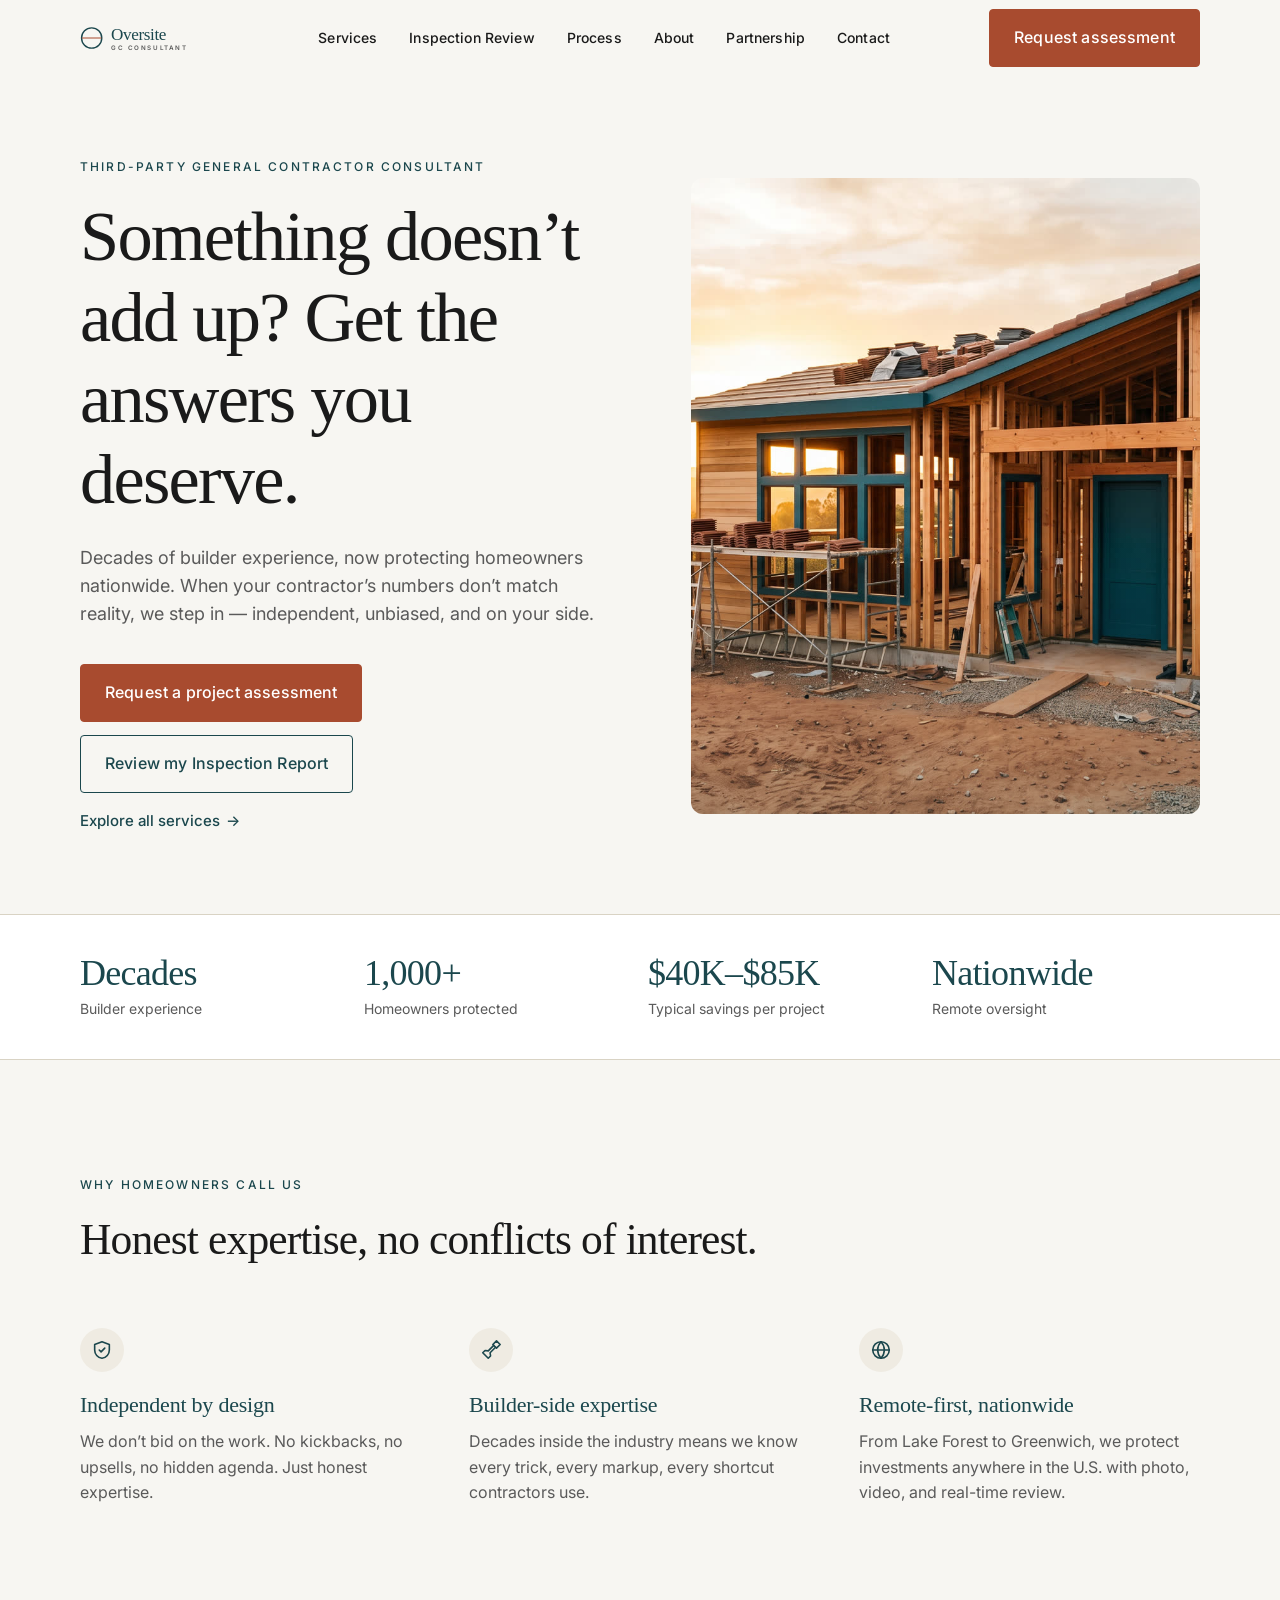
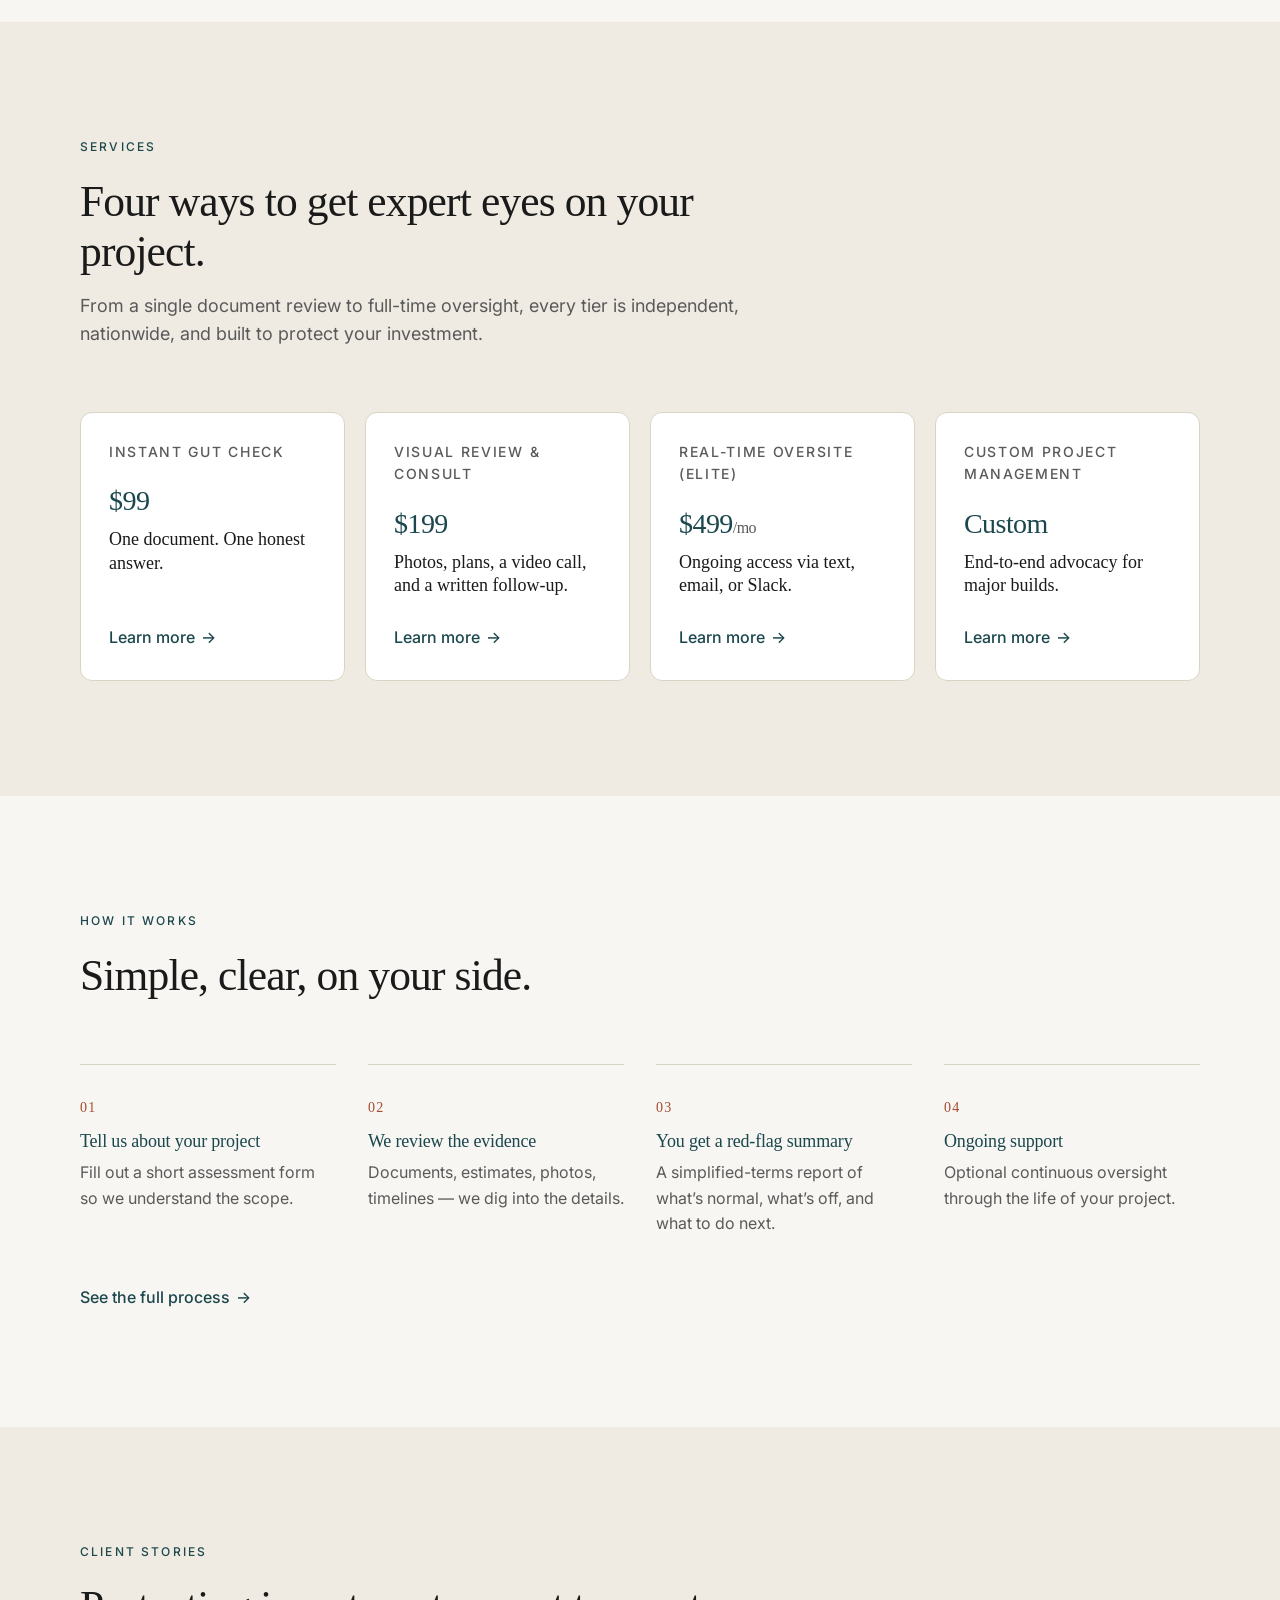
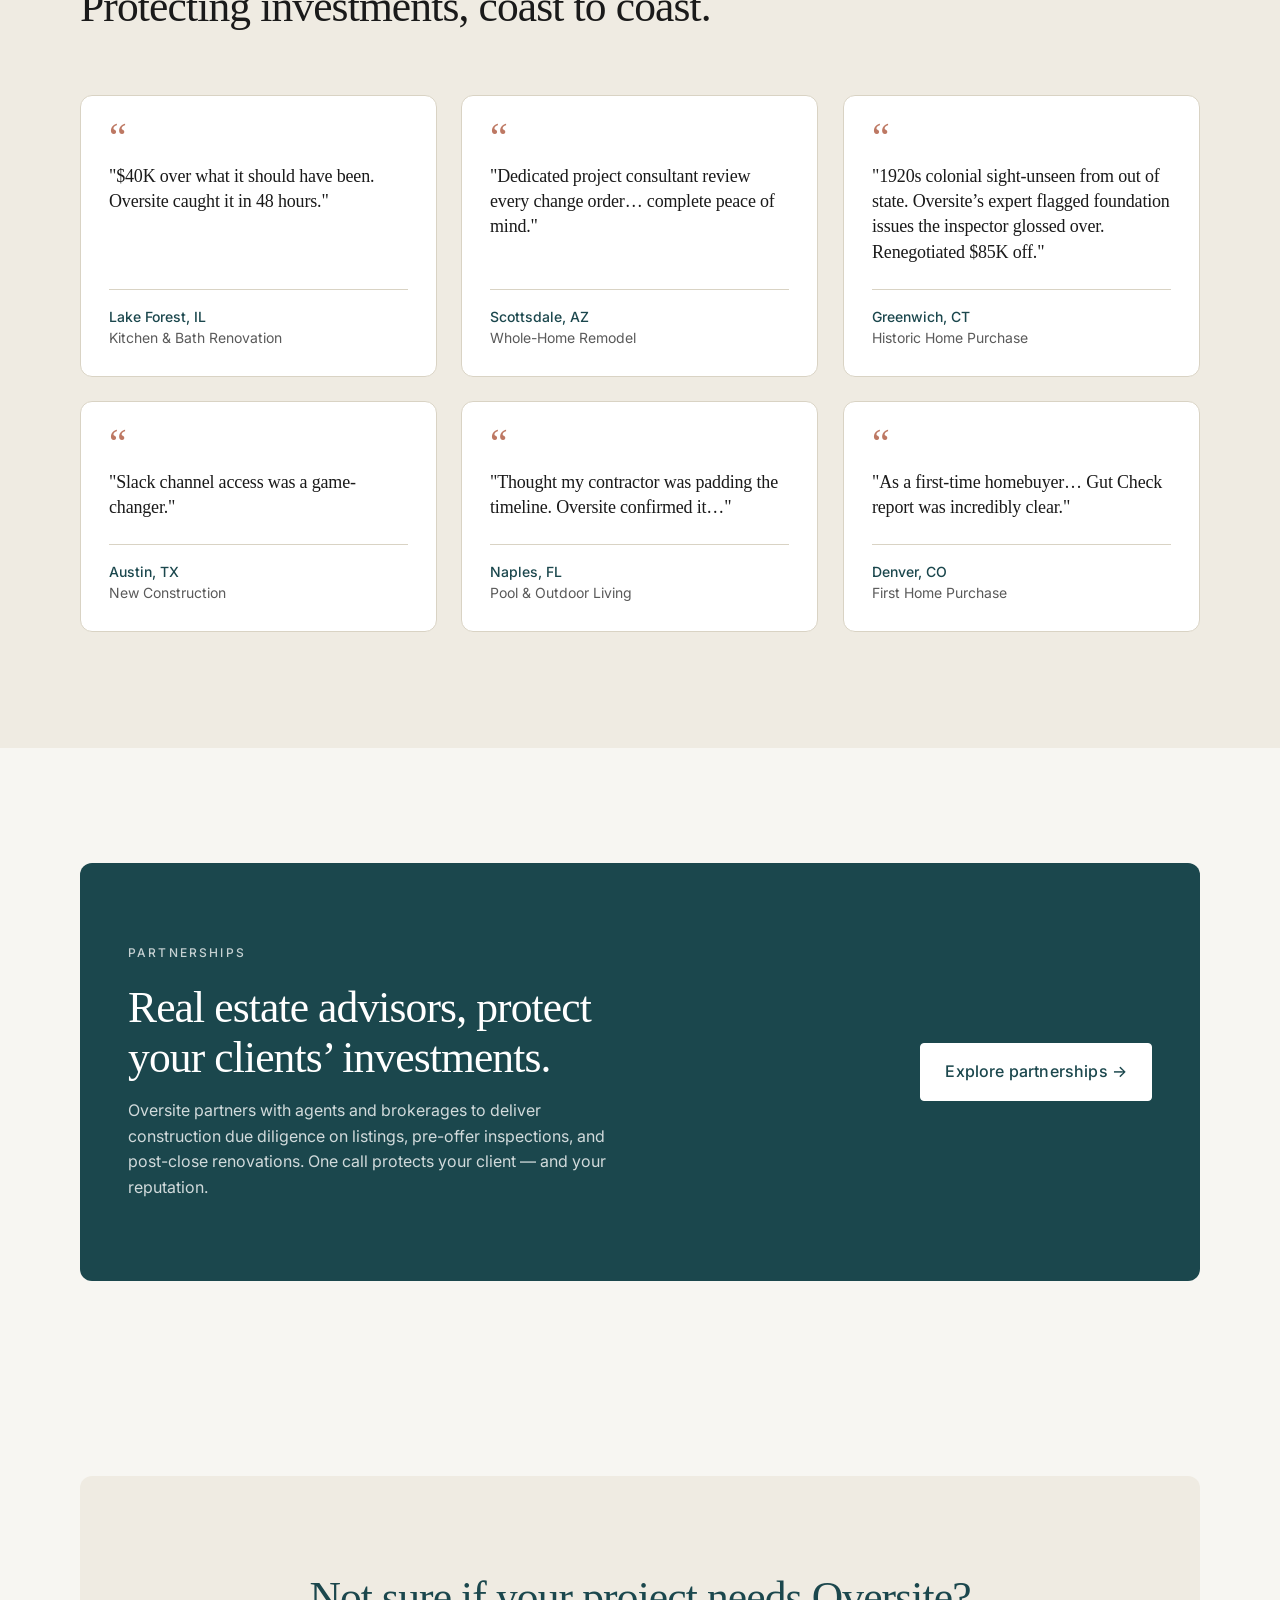
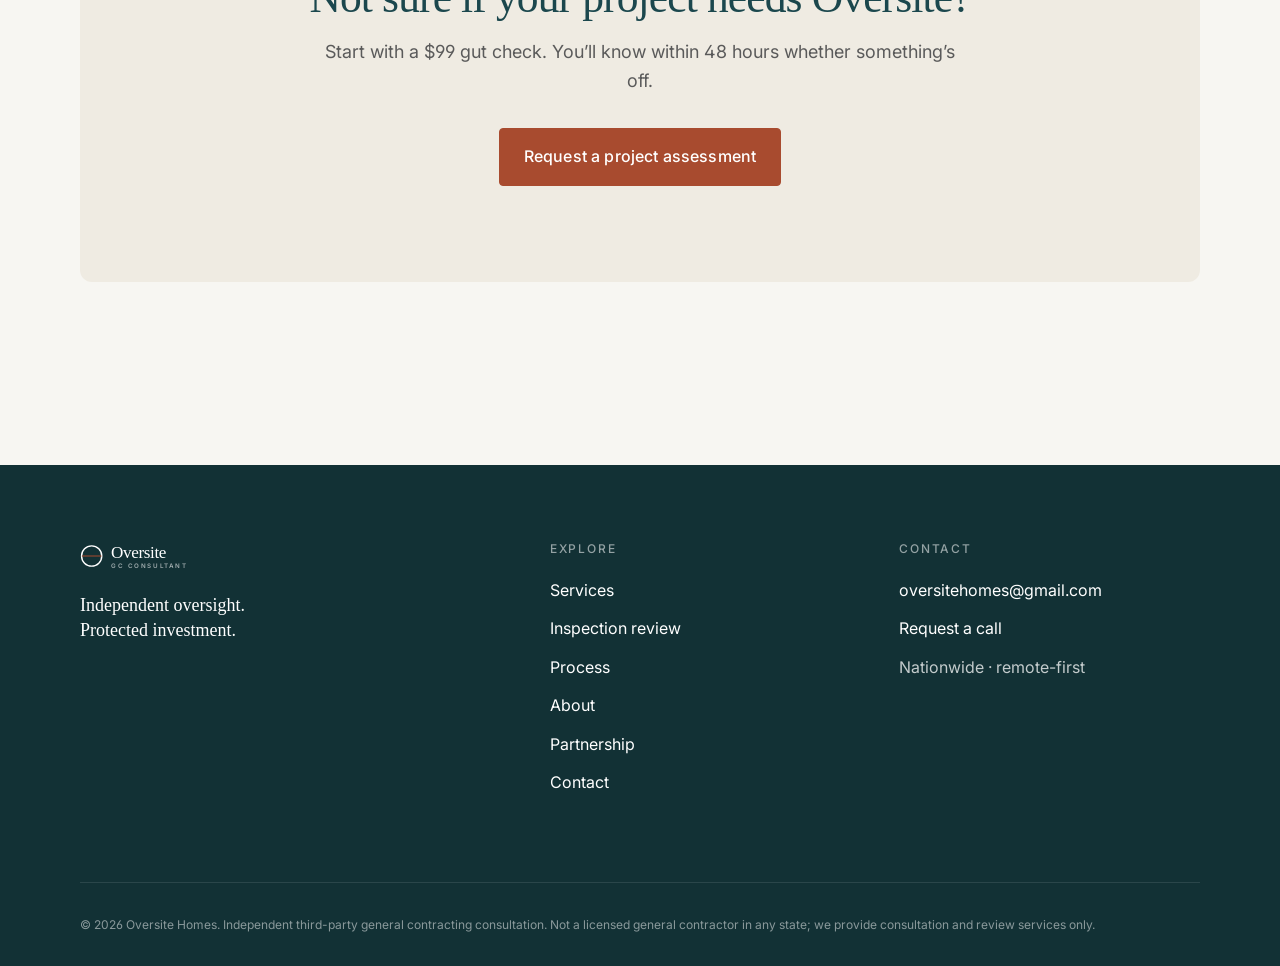
<file: index.html>
<!doctype html>
<html lang="en">
<head>
  <meta charset="utf-8" />
  <meta name="viewport" content="width=device-width, initial-scale=1" />
  <title>Oversite Homes — Independent third-party GC oversight for homeowners</title>
  <meta name="description" content="Decades of builder experience, now protecting homeowners nationwide. Independent, unbiased construction oversight and contractor review." />
  <link rel="icon" type="image/svg+xml" href="assets/favicon.svg" />
  <meta name="theme-color" content="#F7F6F2" />
  <!-- Fonts: Fraunces (Fontshare) + Inter (Google) -->
  <link rel="preconnect" href="https://fonts.googleapis.com" />
  <link rel="preconnect" href="https://fonts.gstatic.com" crossorigin />
  <link rel="preconnect" href="https://api.fontshare.com" />
  <link href="https://fonts.googleapis.com/css2?family=Inter:wght@400;500;600;700&display=swap" rel="stylesheet" />
  <link href="https://api.fontshare.com/v2/css?f[]=fraunces@400,500,600&display=swap" rel="stylesheet" />
  <link rel="stylesheet" href="assets/css/styles.css" />
  <meta property="og:title" content="Oversite Homes — Independent third-party GC oversight for homeowners" />
  <meta property="og:description" content="Decades of builder experience, now protecting homeowners nationwide. Independent, unbiased construction oversight and contractor review." />
  <meta property="og:type" content="website" />
</head>
<body>
<a class="visually-hidden" href="#main">Skip to main content</a>
<header class="site-header">
  <div class="container nav-inner">
    <a href="index.html" class="brand" aria-label="Oversite Homes home">
      <svg viewBox="0 0 220 36" xmlns="http://www.w3.org/2000/svg" aria-hidden="true" focusable="false">
  <!-- architectural mark: circle with crossbar -->
  <g transform="translate(0,2)">
    <circle cx="15" cy="16" r="13" fill="none" stroke="#1B474D" stroke-width="1.8"/>
    <line x1="3" y1="16" x2="27" y2="16" stroke="#A84B2F" stroke-width="1.6" stroke-linecap="round"/>
  </g>
  <!-- wordmark -->
  <text x="40" y="21" font-family="Fraunces, Georgia, serif" font-weight="500" font-size="22" fill="#1B474D" letter-spacing="-0.5">Oversite</text>
  <text x="40" y="33" font-family="Inter, sans-serif" font-weight="600" font-size="8" fill="#5A5A5A" letter-spacing="2">GC CONSULTANT</text>
</svg>
    </a>
    <button class="nav-toggle" aria-expanded="false" aria-controls="primary-nav" aria-label="Toggle menu">
      <span></span>
    </button>
    <nav class="primary-nav" id="primary-nav" aria-label="Primary">
      <ul>
        <li><a href="services.html">Services</a></li>
        <li><a href="inspection-review.html">Inspection Review</a></li>
        <li><a href="process.html">Process</a></li>
        <li><a href="about.html">About</a></li>
        <li><a href="partnership.html">Partnership</a></li>
        <li><a href="contact.html">Contact</a></li>
        <li><a href="contact.html" class="btn btn-primary mobile-cta">Request assessment</a></li>
      </ul>
    </nav>
    <a href="contact.html" class="btn btn-primary nav-cta">Request assessment</a>
  </div>
</header>

<main id="main">

  <!-- HERO -->
  <section class="hero">
    <div class="container">
      <div class="hero-inner">
        <div class="reveal is-in">
          <p class="eyebrow">Third-party general contractor consultant</p>
          <h1>Something doesn&rsquo;t add up? Get the answers you deserve.</h1>
          <p class="lede">Decades of builder experience, now protecting homeowners nationwide. When your contractor&rsquo;s numbers don&rsquo;t match reality, we step in &mdash; independent, unbiased, and on your side.</p>
          <div class="hero-ctas">
            <a href="contact.html" class="btn btn-primary">Request a project assessment</a>
            <a href="upload.html" class="btn btn-secondary">Review my Inspection Report</a>
          </div>
          <p style="margin-top: 1rem; font-size: 0.9375rem;"><a href="services.html" class="link-arrow">Explore all services <span class="arrow">&rarr;</span></a></p>
        </div>
        <div class="hero-visual reveal is-in" aria-hidden="false">
          <img src="assets/images/hero.jpg" alt="Custom home under construction at golden hour, framed timber and warm light" loading="eager" fetchpriority="high"/>
        </div>
      </div>
    </div>
  </section>

  <!-- TRUST STRIP -->
  <section class="trust-strip" aria-label="Trust indicators" style="padding: 2.5rem 0;">
    <div class="container">
      <div class="stats">
        <div class="stat"><div class="stat-value">Decades</div><div class="stat-label">Builder experience</div></div>
        <div class="stat"><div class="stat-value">1,000+</div><div class="stat-label">Homeowners protected</div></div>
        <div class="stat"><div class="stat-value">$40K&ndash;$85K</div><div class="stat-label">Typical savings per project</div></div>
        <div class="stat"><div class="stat-value">Nationwide</div><div class="stat-label">Remote oversight</div></div>
      </div>
    </div>
  </section>

  <!-- VALUE PROPS -->
  <section>
    <div class="container">
      <div class="section-head reveal">
        <p class="eyebrow">Why homeowners call us</p>
        <h2>Honest expertise, no conflicts of interest.</h2>
      </div>
      <div class="value-grid">
        <div class="value-card reveal"><span class="icon"><svg width="22" height="22" viewBox="0 0 24 24" fill="none" stroke="currentColor" stroke-width="1.75" stroke-linecap="round" stroke-linejoin="round" aria-hidden="true"><path d="M12 3 4 6v6c0 4.5 3.2 8.5 8 9 4.8-.5 8-4.5 8-9V6l-8-3Z"/><path d="m9 12 2 2 4-4"/></svg></span><h3>Independent by design</h3><p>We don&rsquo;t bid on the work. No kickbacks, no upsells, no hidden agenda. Just honest expertise.</p></div>
        <div class="value-card reveal"><span class="icon"><svg width="22" height="22" viewBox="0 0 24 24" fill="none" stroke="currentColor" stroke-width="1.75" stroke-linecap="round" stroke-linejoin="round" aria-hidden="true"><path d="M15 7 9 13l-3.5-.5L3 15l6 6 2.5-2.5L11 15l6-6"/><path d="m14 6 4-4 4 4-4 4z"/></svg></span><h3>Builder-side expertise</h3><p>Decades inside the industry means we know every trick, every markup, every shortcut contractors use.</p></div>
        <div class="value-card reveal"><span class="icon"><svg width="22" height="22" viewBox="0 0 24 24" fill="none" stroke="currentColor" stroke-width="1.75" stroke-linecap="round" stroke-linejoin="round" aria-hidden="true"><circle cx="12" cy="12" r="9"/><path d="M3 12h18"/><path d="M12 3a13 13 0 0 1 0 18"/><path d="M12 3a13 13 0 0 0 0 18"/></svg></span><h3>Remote-first, nationwide</h3><p>From Lake Forest to Greenwich, we protect investments anywhere in the U.S. with photo, video, and real-time review.</p></div>
      </div>
    </div>
  </section>

  <!-- SERVICE TIER PREVIEW -->
  <section style="background: var(--surface-alt);">
    <div class="container">
      <div class="section-head reveal">
        <p class="eyebrow">Services</p>
        <h2>Four ways to get expert eyes on your project.</h2>
        <p class="lede">From a single document review to full-time oversight, every tier is independent, nationwide, and built to protect your investment.</p>
      </div>
      <div class="tier-grid">
        <a href="services.html#tier-59" class="tier-card reveal">
          <div class="tier-name">Instant Gut Check</div>
          <div class="tier-price">$99</div>
          <p class="tier-tagline">One document. One honest answer.</p>
          <span class="link-arrow">Learn more <span class="arrow">&rarr;</span></span>
        </a>
        <a href="services.html#tier-199" class="tier-card reveal">
          <div class="tier-name">Visual Review &amp; Consult</div>
          <div class="tier-price">$199</div>
          <p class="tier-tagline">Photos, plans, a video call, and a written follow-up.</p>
          <span class="link-arrow">Learn more <span class="arrow">&rarr;</span></span>
        </a>
        <a href="services.html#tier-499" class="tier-card reveal">
          <div class="tier-name">Real-time Oversite (Elite)</div>
          <div class="tier-price">$499<span style="font-size: 1rem; color: var(--ink-muted);">/mo</span></div>
          <p class="tier-tagline">Ongoing access via text, email, or Slack.</p>
          <span class="link-arrow">Learn more <span class="arrow">&rarr;</span></span>
        </a>
        <a href="services.html#tier-custom" class="tier-card reveal">
          <div class="tier-name">Custom Project Management</div>
          <div class="tier-price">Custom</div>
          <p class="tier-tagline">End-to-end advocacy for major builds.</p>
          <span class="link-arrow">Learn more <span class="arrow">&rarr;</span></span>
        </a>
      </div>
    </div>
  </section>

  <!-- HOW IT WORKS (4 STEP TEASER) -->
  <section>
    <div class="container">
      <div class="section-head reveal">
        <p class="eyebrow">How it works</p>
        <h2>Simple, clear, on your side.</h2>
      </div>
      <ol class="steps steps-4">
        <li class="step reveal"><h3>Tell us about your project</h3><p>Fill out a short assessment form so we understand the scope.</p></li>
        <li class="step reveal"><h3>We review the evidence</h3><p>Documents, estimates, photos, timelines &mdash; we dig into the details.</p></li>
        <li class="step reveal"><h3>You get a red-flag summary</h3><p>A simplified-terms report of what&rsquo;s normal, what&rsquo;s off, and what to do next.</p></li>
        <li class="step reveal"><h3>Ongoing support</h3><p>Optional continuous oversight through the life of your project.</p></li>
      </ol>
      <p style="margin-top: 3rem;"><a href="process.html" class="link-arrow">See the full process <span class="arrow">&rarr;</span></a></p>
    </div>
  </section>

  <!-- TESTIMONIALS -->
  <section style="background: var(--surface-alt);">
    <div class="container">
      <div class="section-head reveal">
        <p class="eyebrow">Client stories</p>
        <h2>Protecting investments, coast to coast.</h2>
      </div>
      <div class="testimonials">
        
        <figure class="testimonial reveal">
          <div class="quote-mark" aria-hidden="true">&ldquo;</div>
          <blockquote>"$40K over what it should have been. Oversite caught it in 48 hours."</blockquote>
          <cite><strong>Lake Forest, IL</strong><br/>Kitchen &amp; Bath Renovation</cite>
        </figure>

        <figure class="testimonial reveal">
          <div class="quote-mark" aria-hidden="true">&ldquo;</div>
          <blockquote>"Dedicated project consultant review every change order&hellip; complete peace of mind."</blockquote>
          <cite><strong>Scottsdale, AZ</strong><br/>Whole-Home Remodel</cite>
        </figure>

        <figure class="testimonial reveal">
          <div class="quote-mark" aria-hidden="true">&ldquo;</div>
          <blockquote>"1920s colonial sight-unseen from out of state. Oversite&rsquo;s expert flagged foundation issues the inspector glossed over. Renegotiated $85K off."</blockquote>
          <cite><strong>Greenwich, CT</strong><br/>Historic Home Purchase</cite>
        </figure>

        <figure class="testimonial reveal">
          <div class="quote-mark" aria-hidden="true">&ldquo;</div>
          <blockquote>"Slack channel access was a game-changer."</blockquote>
          <cite><strong>Austin, TX</strong><br/>New Construction</cite>
        </figure>

        <figure class="testimonial reveal">
          <div class="quote-mark" aria-hidden="true">&ldquo;</div>
          <blockquote>"Thought my contractor was padding the timeline. Oversite confirmed it&hellip;"</blockquote>
          <cite><strong>Naples, FL</strong><br/>Pool &amp; Outdoor Living</cite>
        </figure>

        <figure class="testimonial reveal">
          <div class="quote-mark" aria-hidden="true">&ldquo;</div>
          <blockquote>"As a first-time homebuyer&hellip; Gut Check report was incredibly clear."</blockquote>
          <cite><strong>Denver, CO</strong><br/>First Home Purchase</cite>
        </figure>
      </div>
    </div>
  </section>

  <!-- PARTNERSHIP BAND -->
  <section>
    <div class="container">
      <div class="band reveal">
        <div class="band-inner">
          <div>
            <p class="eyebrow" style="color: rgba(255,255,255,0.75);">Partnerships</p>
            <h2>Real estate advisors, protect your clients&rsquo; investments.</h2>
            <p>Oversite partners with agents and brokerages to deliver construction due diligence on listings, pre-offer inspections, and post-close renovations. One call protects your client &mdash; and your reputation.</p>
          </div>
          <div class="band-cta-wrap">
            <a href="partnership.html" class="btn btn-light">Explore partnerships &rarr;</a>
          </div>
        </div>
      </div>
    </div>
  </section>

  <!-- FINAL CTA -->
  <section class="tight">
    <div class="container">
      <div class="cta-band reveal">
        <h2>Not sure if your project needs Oversite?</h2>
        <p>Start with a $99 gut check. You&rsquo;ll know within 48 hours whether something&rsquo;s off.</p>
        <a href="contact.html" class="btn btn-primary">Request a project assessment</a>
      </div>
    </div>
  </section>

</main>

<footer class="site-footer">
  <div class="container">
    <div class="footer-inner">
      <div>
        <div class="brand"><svg viewBox="0 0 220 36" xmlns="http://www.w3.org/2000/svg" aria-hidden="true" focusable="false">
  <g transform="translate(0,2)">
    <circle cx="15" cy="16" r="13" fill="none" stroke="#FFFFFF" stroke-width="1.8"/>
    <line x1="3" y1="16" x2="27" y2="16" stroke="#A84B2F" stroke-width="1.6" stroke-linecap="round"/>
  </g>
  <text x="40" y="21" font-family="Fraunces, Georgia, serif" font-weight="500" font-size="22" fill="#FFFFFF" letter-spacing="-0.5">Oversite</text>
  <text x="40" y="33" font-family="Inter, sans-serif" font-weight="600" font-size="8" fill="rgba(255,255,255,0.6)" letter-spacing="2">GC CONSULTANT</text>
</svg></div>
        <p class="tagline">Independent oversight.<br/>Protected investment.</p>
      </div>
      <div>
        <h4>Explore</h4>
        <ul>
          <li><a href="services.html">Services</a></li>
          <li><a href="inspection-review.html">Inspection review</a></li>
          <li><a href="process.html">Process</a></li>
          <li><a href="about.html">About</a></li>
          <li><a href="partnership.html">Partnership</a></li>
          <li><a href="contact.html">Contact</a></li>
        </ul>
      </div>
      <div>
        <h4>Contact</h4>
        <ul>
          <li><a href="mailto:oversitehomes@gmail.com">oversitehomes@gmail.com</a></li>
          <li><a href="contact.html">Request a call</a></li>
          <li>Nationwide · remote-first</li>
        </ul>
      </div>
      <p class="legal">© 2026 Oversite Homes. Independent third-party general contracting consultation. Not a licensed general contractor in any state; we provide consultation and review services only.</p>
    </div>
  </div>
</footer>
<script src="assets/js/main.js" defer></script>
</body>
</html>
</file>
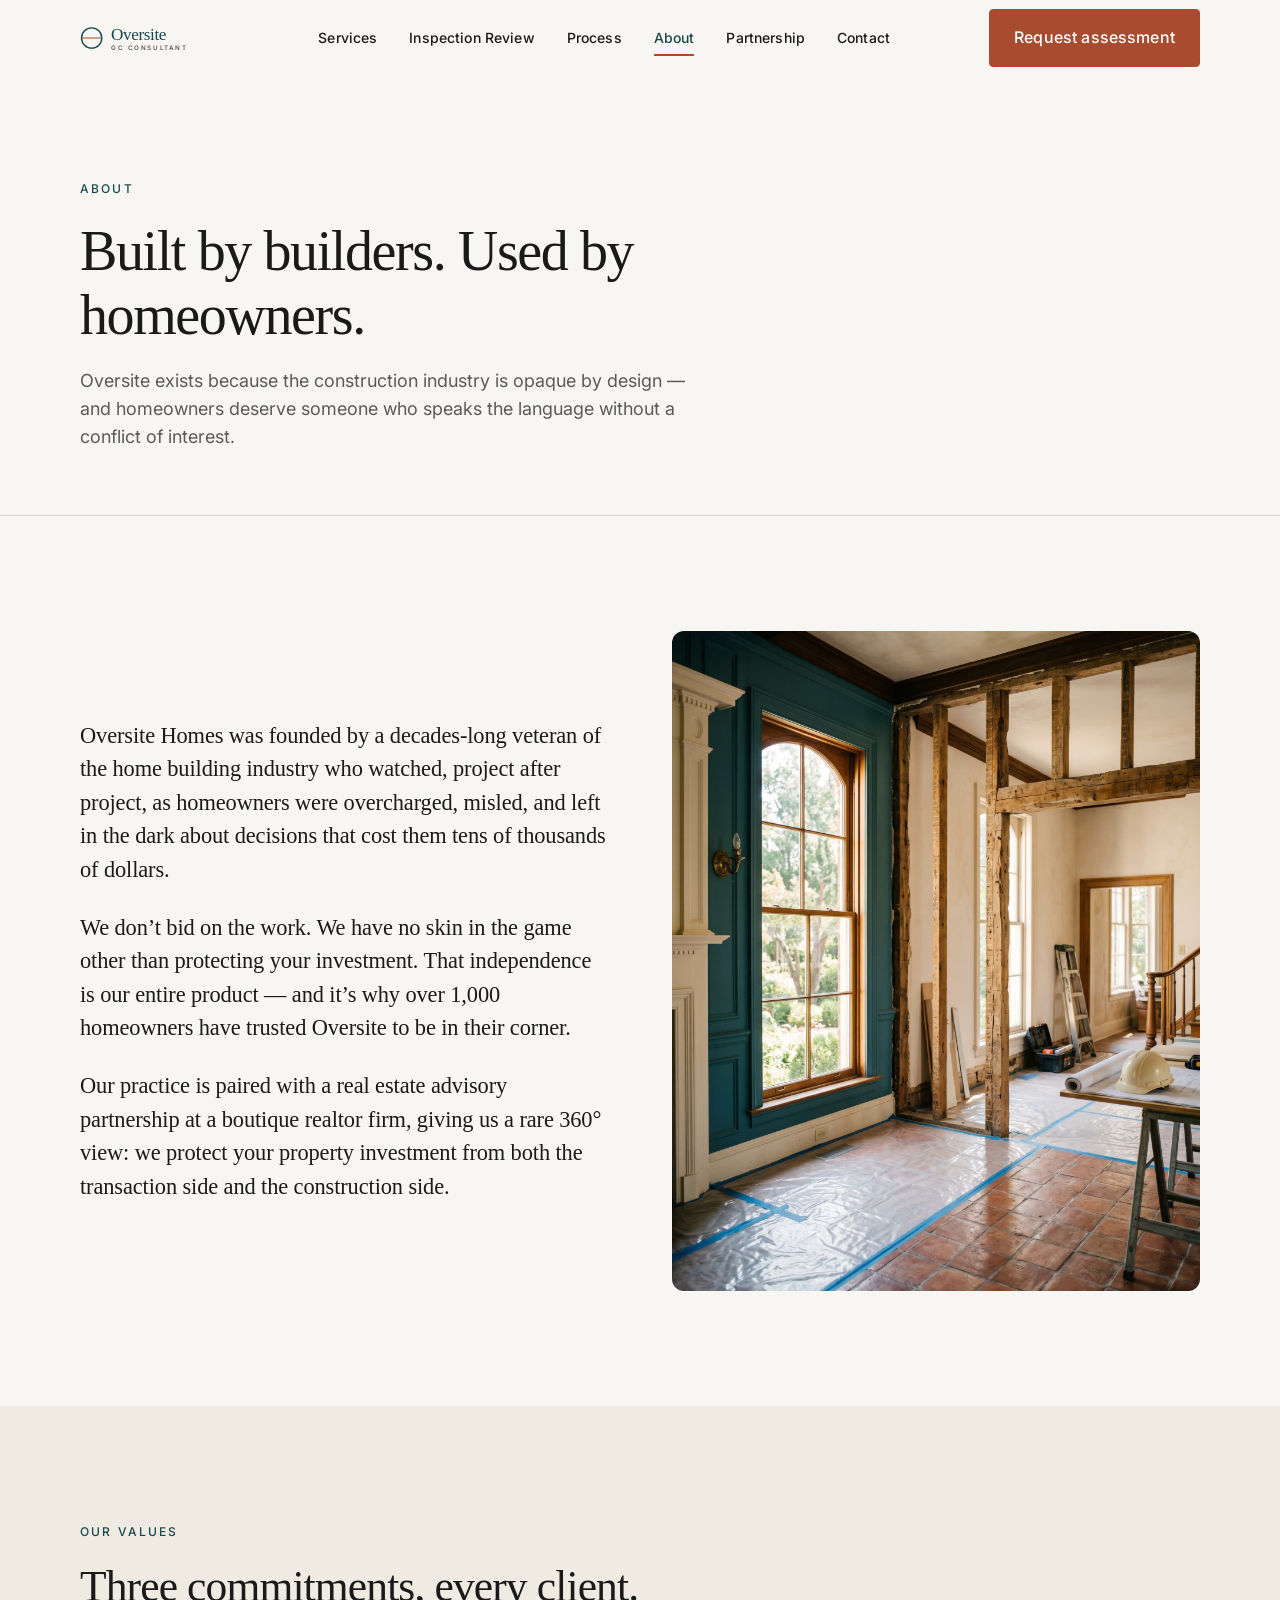
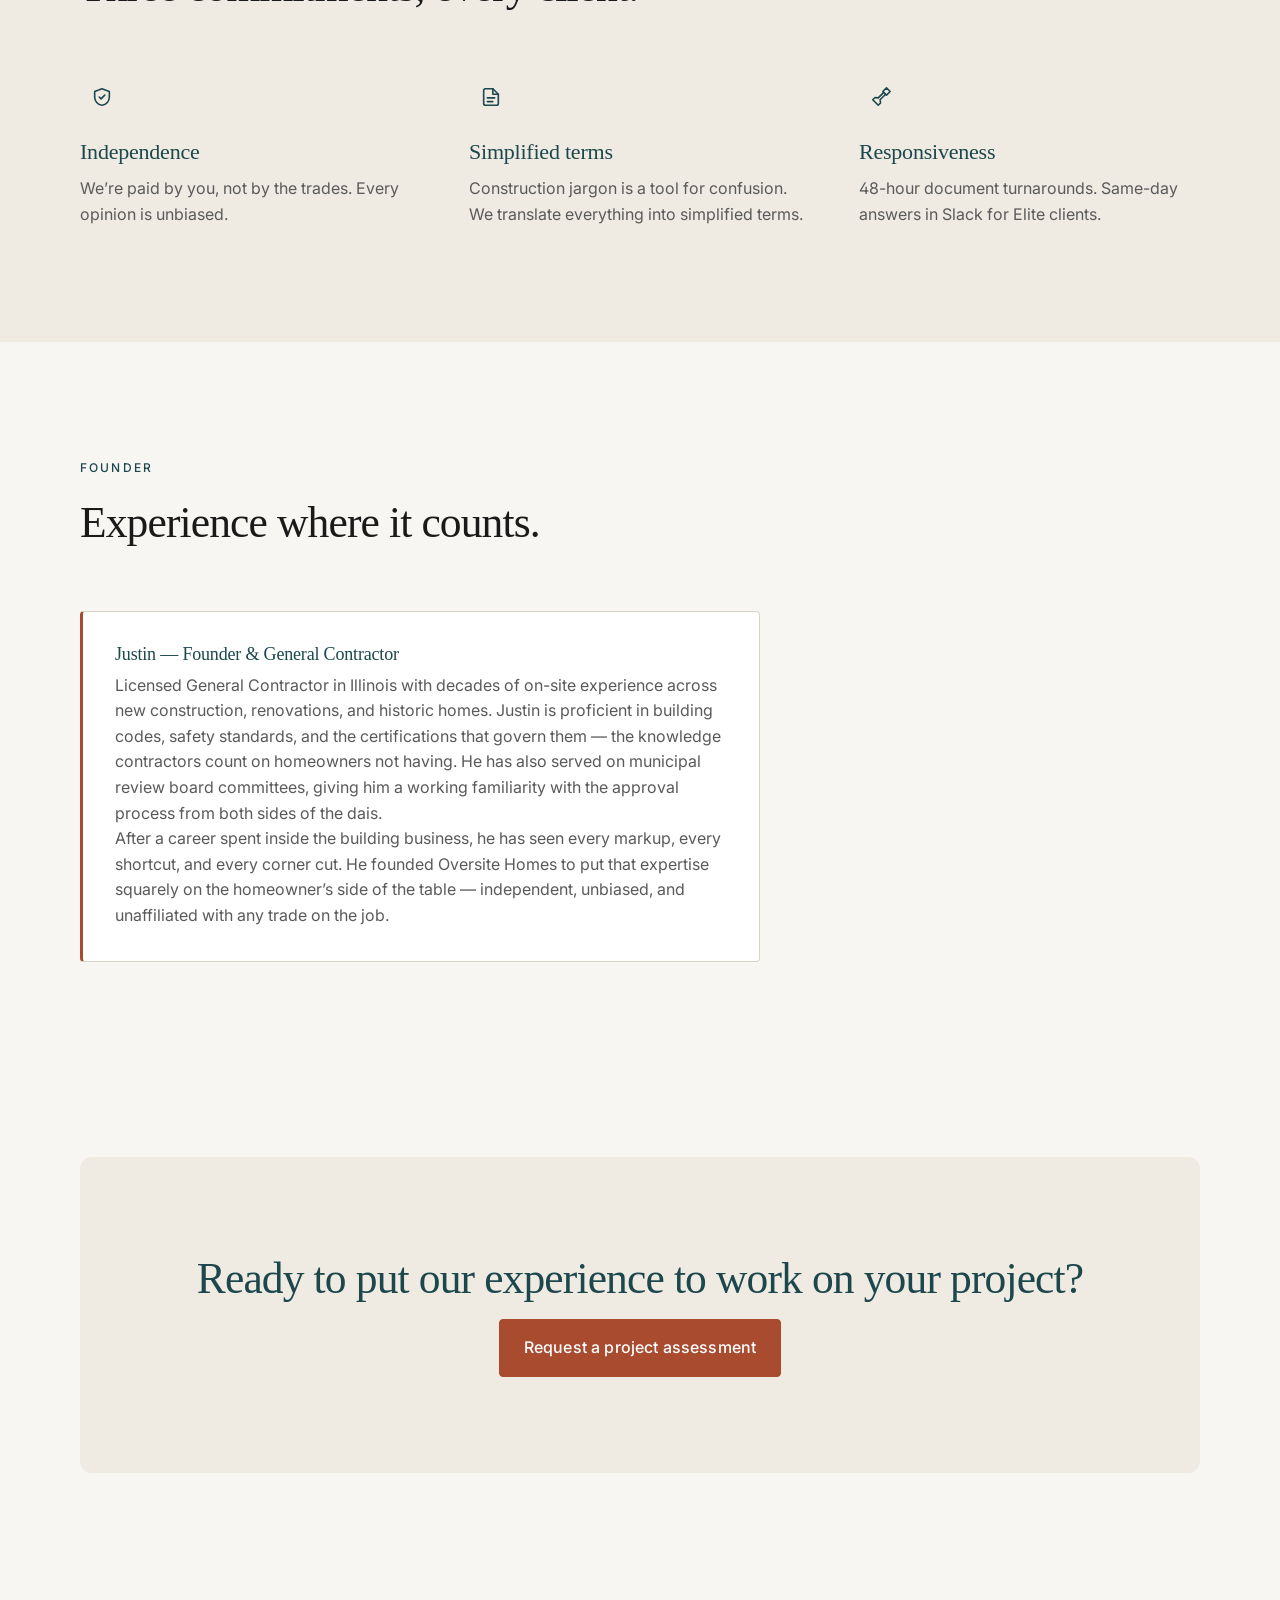
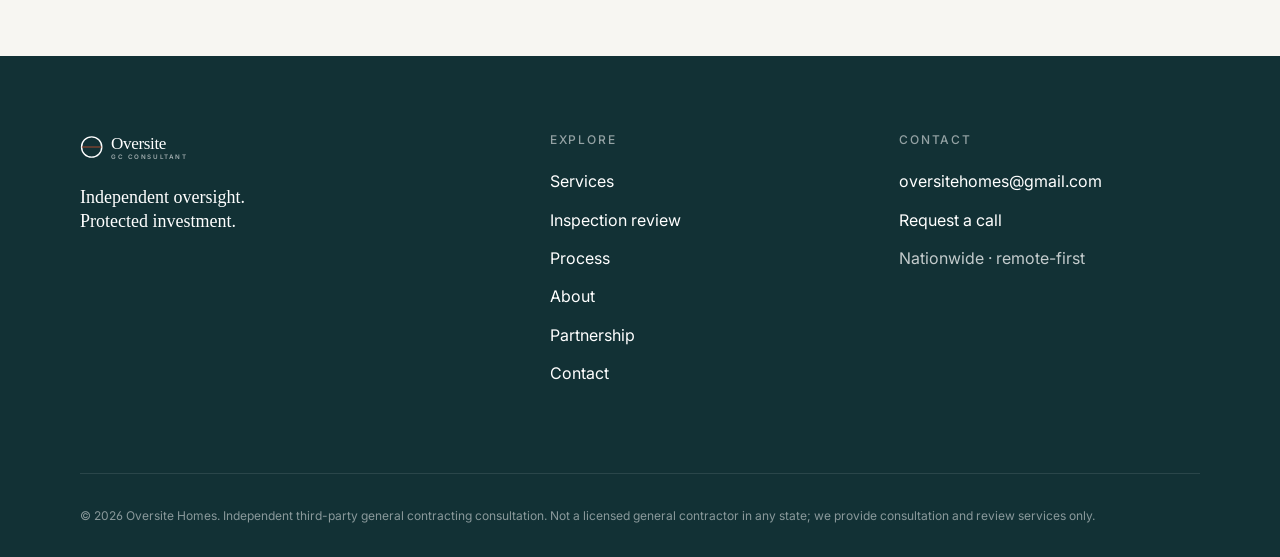
<file: about.html>
<!doctype html>
<html lang="en">
<head>
  <meta charset="utf-8" />
  <meta name="viewport" content="width=device-width, initial-scale=1" />
  <title>About — Oversite Homes</title>
  <meta name="description" content="Built by builders. Used by homeowners. Decades of builder experience, 1,000+ homeowners protected." />
  <link rel="icon" type="image/svg+xml" href="assets/favicon.svg" />
  <meta name="theme-color" content="#F7F6F2" />
  <!-- Fonts: Fraunces (Fontshare) + Inter (Google) -->
  <link rel="preconnect" href="https://fonts.googleapis.com" />
  <link rel="preconnect" href="https://fonts.gstatic.com" crossorigin />
  <link rel="preconnect" href="https://api.fontshare.com" />
  <link href="https://fonts.googleapis.com/css2?family=Inter:wght@400;500;600;700&display=swap" rel="stylesheet" />
  <link href="https://api.fontshare.com/v2/css?f[]=fraunces@400,500,600&display=swap" rel="stylesheet" />
  <link rel="stylesheet" href="assets/css/styles.css" />
  <meta property="og:title" content="About — Oversite Homes" />
  <meta property="og:description" content="Built by builders. Used by homeowners. Decades of builder experience, 1,000+ homeowners protected." />
  <meta property="og:type" content="website" />
</head>
<body>
<a class="visually-hidden" href="#main">Skip to main content</a>
<header class="site-header">
  <div class="container nav-inner">
    <a href="index.html" class="brand" aria-label="Oversite Homes home">
      <svg viewBox="0 0 220 36" xmlns="http://www.w3.org/2000/svg" aria-hidden="true" focusable="false">
  <!-- architectural mark: circle with crossbar -->
  <g transform="translate(0,2)">
    <circle cx="15" cy="16" r="13" fill="none" stroke="#1B474D" stroke-width="1.8"/>
    <line x1="3" y1="16" x2="27" y2="16" stroke="#A84B2F" stroke-width="1.6" stroke-linecap="round"/>
  </g>
  <!-- wordmark -->
  <text x="40" y="21" font-family="Fraunces, Georgia, serif" font-weight="500" font-size="22" fill="#1B474D" letter-spacing="-0.5">Oversite</text>
  <text x="40" y="33" font-family="Inter, sans-serif" font-weight="600" font-size="8" fill="#5A5A5A" letter-spacing="2">GC CONSULTANT</text>
</svg>
    </a>
    <button class="nav-toggle" aria-expanded="false" aria-controls="primary-nav" aria-label="Toggle menu">
      <span></span>
    </button>
    <nav class="primary-nav" id="primary-nav" aria-label="Primary">
      <ul>
        <li><a href="services.html">Services</a></li>
        <li><a href="inspection-review.html">Inspection Review</a></li>
        <li><a href="process.html">Process</a></li>
        <li><a href="about.html">About</a></li>
        <li><a href="partnership.html">Partnership</a></li>
        <li><a href="contact.html">Contact</a></li>
        <li><a href="contact.html" class="btn btn-primary mobile-cta">Request assessment</a></li>
      </ul>
    </nav>
    <a href="contact.html" class="btn btn-primary nav-cta">Request assessment</a>
  </div>
</header>

<main id="main">
  <header class="page-header">
    <div class="container">
      <p class="eyebrow reveal is-in">About</p>
      <h1 class="reveal is-in">Built by builders. Used by homeowners.</h1>
      <p class="lede reveal is-in">Oversite exists because the construction industry is opaque by design &mdash; and homeowners deserve someone who speaks the language without a conflict of interest.</p>
    </div>
  </header>

  <section>
    <div class="container">
      <div class="two-col reverse reveal">
        <div class="story-copy">
          <p>Oversite Homes was founded by a decades-long veteran of the home building industry who watched, project after project, as homeowners were overcharged, misled, and left in the dark about decisions that cost them tens of thousands of dollars.</p>
          <p>We don&rsquo;t bid on the work. We have no skin in the game other than protecting your investment. That independence is our entire product &mdash; and it&rsquo;s why over 1,000 homeowners have trusted Oversite to be in their corner.</p>
          <p>Our practice is paired with a real estate advisory partnership at a boutique realtor firm, giving us a rare 360&deg; view: we protect your property investment from both the transaction side and the construction side.</p>
        </div>
        <div class="media"><img src="assets/images/about.jpg" alt="A warm interior of a historic home with natural materials, during inspection" loading="lazy"/></div>
      </div>
    </div>
  </section>

  <section style="background: var(--surface-alt);">
    <div class="container">
      <div class="section-head reveal">
        <p class="eyebrow">Our values</p>
        <h2>Three commitments, every client.</h2>
      </div>
      <div class="value-grid">
        <div class="value-card reveal"><span class="icon"><svg width="22" height="22" viewBox="0 0 24 24" fill="none" stroke="currentColor" stroke-width="1.75" stroke-linecap="round" stroke-linejoin="round" aria-hidden="true"><path d="M12 3 4 6v6c0 4.5 3.2 8.5 8 9 4.8-.5 8-4.5 8-9V6l-8-3Z"/><path d="m9 12 2 2 4-4"/></svg></span><h3>Independence</h3><p>We&rsquo;re paid by you, not by the trades. Every opinion is unbiased.</p></div>
        <div class="value-card reveal"><span class="icon"><svg width="22" height="22" viewBox="0 0 24 24" fill="none" stroke="currentColor" stroke-width="1.75" stroke-linecap="round" stroke-linejoin="round" aria-hidden="true"><path d="M14 3H6a2 2 0 0 0-2 2v14a2 2 0 0 0 2 2h12a2 2 0 0 0 2-2V9Z"/><path d="M14 3v6h6"/><path d="M8 13h8M8 17h6"/></svg></span><h3>Simplified terms</h3><p>Construction jargon is a tool for confusion. We translate everything into simplified terms.</p></div>
        <div class="value-card reveal"><span class="icon"><svg width="22" height="22" viewBox="0 0 24 24" fill="none" stroke="currentColor" stroke-width="1.75" stroke-linecap="round" stroke-linejoin="round" aria-hidden="true"><path d="M15 7 9 13l-3.5-.5L3 15l6 6 2.5-2.5L11 15l6-6"/><path d="m14 6 4-4 4 4-4 4z"/></svg></span><h3>Responsiveness</h3><p>48-hour document turnarounds. Same-day answers in Slack for Elite clients.</p></div>
      </div>
    </div>
  </section>

  <section>
    <div class="container">
      <div class="section-head reveal"><p class="eyebrow">Founder</p><h2>Experience where it counts.</h2></div>
      <div class="founder-bio reveal">
        <h4>Justin &mdash; Founder &amp; General Contractor</h4>
        <p>Licensed General Contractor in Illinois with decades of on-site experience across new construction, renovations, and historic homes. Justin is proficient in building codes, safety standards, and the certifications that govern them &mdash; the knowledge contractors count on homeowners not having. He has also served on municipal review board committees, giving him a working familiarity with the approval process from both sides of the dais.</p>
        <p>After a career spent inside the building business, he has seen every markup, every shortcut, and every corner cut. He founded Oversite Homes to put that expertise squarely on the homeowner&rsquo;s side of the table &mdash; independent, unbiased, and unaffiliated with any trade on the job.</p>
      </div>
    </div>
  </section>

  <section class="tight">
    <div class="container">
      <div class="cta-band reveal">
        <h2>Ready to put our experience to work on your project?</h2>
        <a href="contact.html" class="btn btn-primary">Request a project assessment</a>
      </div>
    </div>
  </section>

</main>

<footer class="site-footer">
  <div class="container">
    <div class="footer-inner">
      <div>
        <div class="brand"><svg viewBox="0 0 220 36" xmlns="http://www.w3.org/2000/svg" aria-hidden="true" focusable="false">
  <g transform="translate(0,2)">
    <circle cx="15" cy="16" r="13" fill="none" stroke="#FFFFFF" stroke-width="1.8"/>
    <line x1="3" y1="16" x2="27" y2="16" stroke="#A84B2F" stroke-width="1.6" stroke-linecap="round"/>
  </g>
  <text x="40" y="21" font-family="Fraunces, Georgia, serif" font-weight="500" font-size="22" fill="#FFFFFF" letter-spacing="-0.5">Oversite</text>
  <text x="40" y="33" font-family="Inter, sans-serif" font-weight="600" font-size="8" fill="rgba(255,255,255,0.6)" letter-spacing="2">GC CONSULTANT</text>
</svg></div>
        <p class="tagline">Independent oversight.<br/>Protected investment.</p>
      </div>
      <div>
        <h4>Explore</h4>
        <ul>
          <li><a href="services.html">Services</a></li>
          <li><a href="inspection-review.html">Inspection review</a></li>
          <li><a href="process.html">Process</a></li>
          <li><a href="about.html">About</a></li>
          <li><a href="partnership.html">Partnership</a></li>
          <li><a href="contact.html">Contact</a></li>
        </ul>
      </div>
      <div>
        <h4>Contact</h4>
        <ul>
          <li><a href="mailto:oversitehomes@gmail.com">oversitehomes@gmail.com</a></li>
          <li><a href="contact.html">Request a call</a></li>
          <li>Nationwide · remote-first</li>
        </ul>
      </div>
      <p class="legal">© 2026 Oversite Homes. Independent third-party general contracting consultation. Not a licensed general contractor in any state; we provide consultation and review services only.</p>
    </div>
  </div>
</footer>
<script src="assets/js/main.js" defer></script>
</body>
</html>
</file>
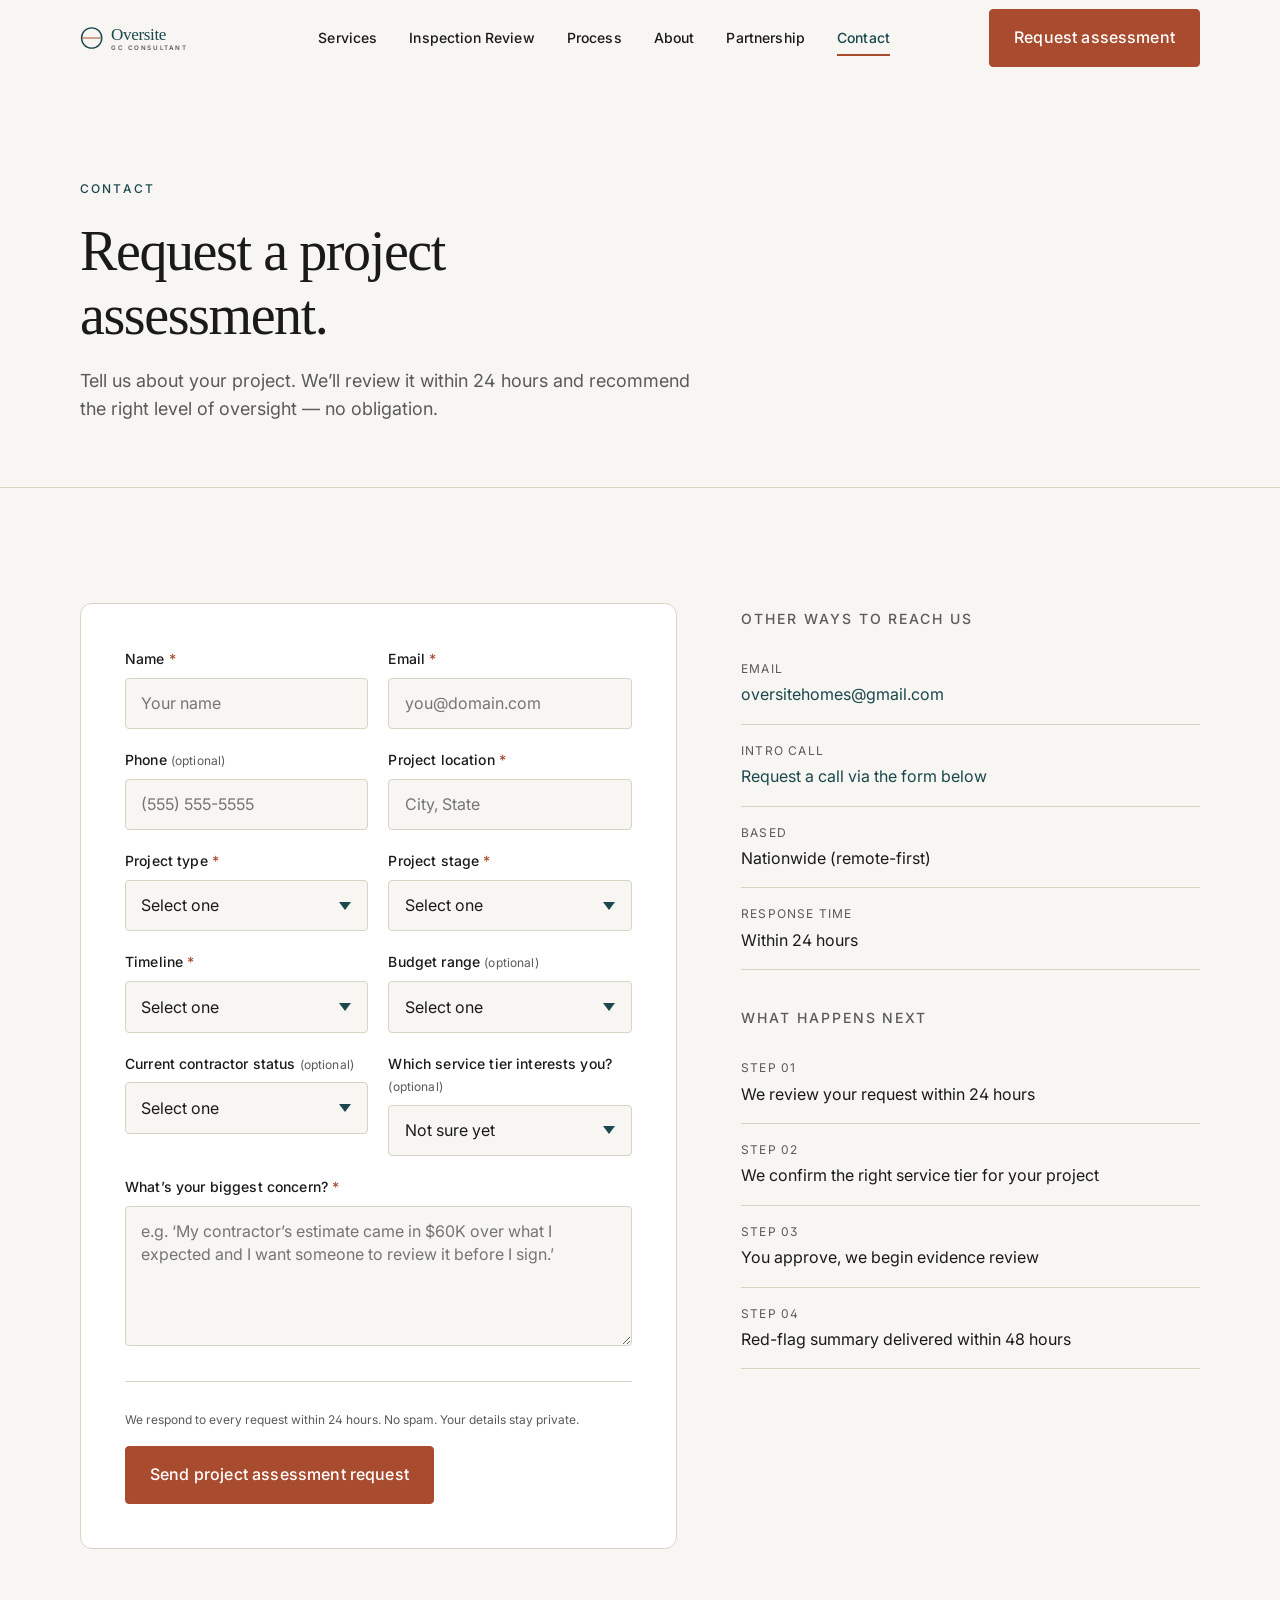
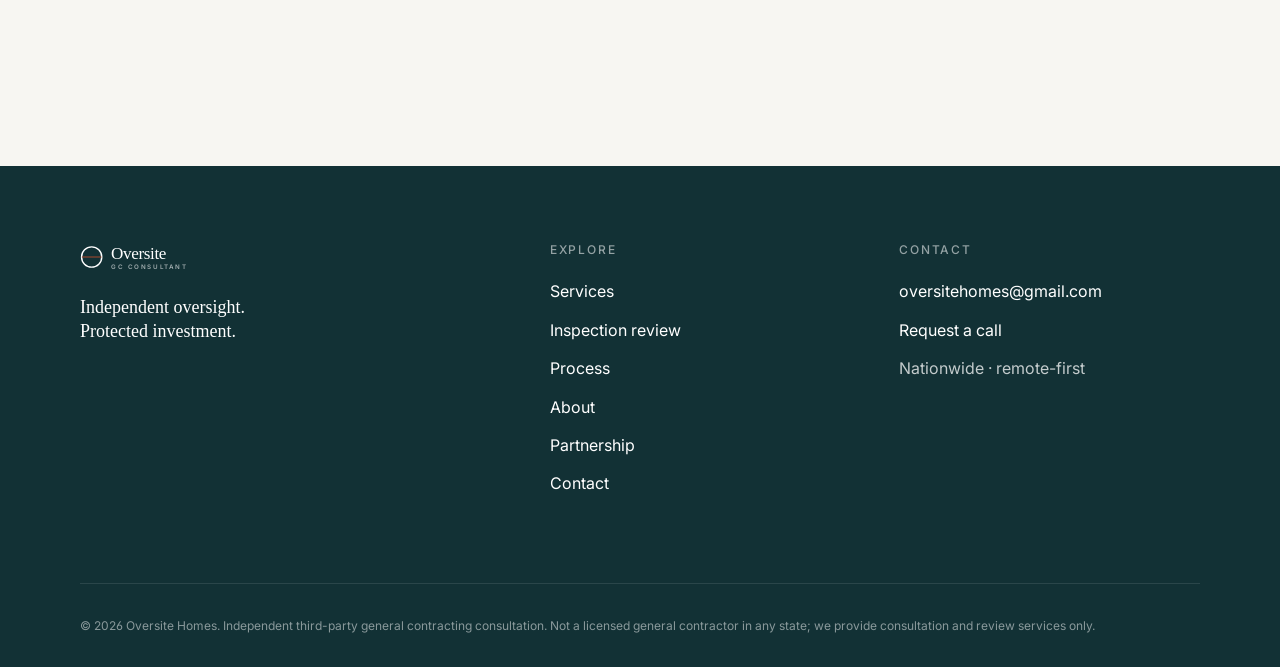
<file: contact.html>
<!doctype html>
<html lang="en">
<head>
  <meta charset="utf-8" />
  <meta name="viewport" content="width=device-width, initial-scale=1" />
  <title>Request a project assessment — Oversite Homes</title>
  <meta name="description" content="Tell us about your project. We'll review it within 24 hours and recommend the right level of oversight — no obligation." />
  <link rel="icon" type="image/svg+xml" href="assets/favicon.svg" />
  <meta name="theme-color" content="#F7F6F2" />
  <!-- Fonts: Fraunces (Fontshare) + Inter (Google) -->
  <link rel="preconnect" href="https://fonts.googleapis.com" />
  <link rel="preconnect" href="https://fonts.gstatic.com" crossorigin />
  <link rel="preconnect" href="https://api.fontshare.com" />
  <link href="https://fonts.googleapis.com/css2?family=Inter:wght@400;500;600;700&display=swap" rel="stylesheet" />
  <link href="https://api.fontshare.com/v2/css?f[]=fraunces@400,500,600&display=swap" rel="stylesheet" />
  <link rel="stylesheet" href="assets/css/styles.css" />
  <meta property="og:title" content="Request a project assessment — Oversite Homes" />
  <meta property="og:description" content="Tell us about your project. We'll review it within 24 hours and recommend the right level of oversight — no obligation." />
  <meta property="og:type" content="website" />
</head>
<body>
<a class="visually-hidden" href="#main">Skip to main content</a>
<header class="site-header">
  <div class="container nav-inner">
    <a href="index.html" class="brand" aria-label="Oversite Homes home">
      <svg viewBox="0 0 220 36" xmlns="http://www.w3.org/2000/svg" aria-hidden="true" focusable="false">
  <!-- architectural mark: circle with crossbar -->
  <g transform="translate(0,2)">
    <circle cx="15" cy="16" r="13" fill="none" stroke="#1B474D" stroke-width="1.8"/>
    <line x1="3" y1="16" x2="27" y2="16" stroke="#A84B2F" stroke-width="1.6" stroke-linecap="round"/>
  </g>
  <!-- wordmark -->
  <text x="40" y="21" font-family="Fraunces, Georgia, serif" font-weight="500" font-size="22" fill="#1B474D" letter-spacing="-0.5">Oversite</text>
  <text x="40" y="33" font-family="Inter, sans-serif" font-weight="600" font-size="8" fill="#5A5A5A" letter-spacing="2">GC CONSULTANT</text>
</svg>
    </a>
    <button class="nav-toggle" aria-expanded="false" aria-controls="primary-nav" aria-label="Toggle menu">
      <span></span>
    </button>
    <nav class="primary-nav" id="primary-nav" aria-label="Primary">
      <ul>
        <li><a href="services.html">Services</a></li>
        <li><a href="inspection-review.html">Inspection Review</a></li>
        <li><a href="process.html">Process</a></li>
        <li><a href="about.html">About</a></li>
        <li><a href="partnership.html">Partnership</a></li>
        <li><a href="contact.html">Contact</a></li>
        <li><a href="contact.html" class="btn btn-primary mobile-cta">Request assessment</a></li>
      </ul>
    </nav>
    <a href="contact.html" class="btn btn-primary nav-cta">Request assessment</a>
  </div>
</header>

<main id="main">
  <header class="page-header">
    <div class="container">
      <p class="eyebrow reveal is-in">Contact</p>
      <h1 class="reveal is-in">Request a project assessment.</h1>
      <p class="lede reveal is-in">Tell us about your project. We&rsquo;ll review it within 24 hours and recommend the right level of oversight &mdash; no obligation.</p>
    </div>
  </header>

  <section>
    <div class="container">
      <div class="form-wrap">

        <div>
          <form id="intake-form" class="intake-form reveal is-in" action="https://formspree.io/f/xwvabgpj" method="POST">
            <input type="hidden" name="_subject" value="New project assessment request — Oversite Homes" />
            <div class="field-grid two">
              <div class="field">
                <label for="f-name">Name<span class="req" aria-hidden="true">*</span></label>
                <input id="f-name" name="name" type="text" autocomplete="name" required minlength="2" placeholder="Your name"/>
              </div>
              <div class="field">
                <label for="f-email">Email<span class="req" aria-hidden="true">*</span></label>
                <input id="f-email" name="email" type="email" autocomplete="email" required placeholder="you@domain.com"/>
              </div>
            </div>

            <div class="field-grid two" style="margin-top: 1.25rem;">
              <div class="field">
                <label for="f-phone">Phone <small style="display:inline; color:var(--ink-muted); font-weight:400;">(optional)</small></label>
                <input id="f-phone" name="phone" type="tel" autocomplete="tel" placeholder="(555) 555-5555"/>
              </div>
              <div class="field">
                <label for="f-location">Project location<span class="req" aria-hidden="true">*</span></label>
                <input id="f-location" name="project_location" type="text" required placeholder="City, State"/>
              </div>
            </div>

            <div class="field-grid two" style="margin-top: 1.25rem;">
              <div class="field">
                <label for="f-type">Project type<span class="req" aria-hidden="true">*</span></label>
                <select id="f-type" name="project_type" required>
                  <option value="" disabled selected>Select one</option>
                  <option>New construction</option>
                  <option>Renovation</option>
                  <option>Historic restoration</option>
                  <option>Home purchase</option>
                  <option>Inspection review</option>
                  <option>Estimate review</option>
                  <option>Other</option>
                </select>
              </div>
              <div class="field">
                <label for="f-stage">Project stage<span class="req" aria-hidden="true">*</span></label>
                <select id="f-stage" name="project_stage" required>
                  <option value="" disabled selected>Select one</option>
                  <option>Just exploring</option>
                  <option>Planning</option>
                  <option>Contract signed</option>
                  <option>Work started</option>
                  <option>Work in progress</option>
                  <option>Dispute / concern</option>
                </select>
              </div>
            </div>

            <div class="field-grid two" style="margin-top: 1.25rem;">
              <div class="field">
                <label for="f-timeline">Timeline<span class="req" aria-hidden="true">*</span></label>
                <select id="f-timeline" name="timeline" required>
                  <option value="" disabled selected>Select one</option>
                  <option>Immediate (this week)</option>
                  <option>1–4 weeks</option>
                  <option>1–3 months</option>
                  <option>3–6 months</option>
                  <option>6+ months</option>
                </select>
              </div>
              <div class="field">
                <label for="f-budget">Budget range <small style="display:inline; color:var(--ink-muted); font-weight:400;">(optional)</small></label>
                <select id="f-budget" name="budget">
                  <option value="" selected>Select one</option>
                  <option>Under $50K</option>
                  <option>$50K–$150K</option>
                  <option>$150K–$500K</option>
                  <option>$500K–$1M</option>
                  <option>Over $1M</option>
                  <option>Prefer not to say</option>
                </select>
              </div>
            </div>

            <div class="field-grid two" style="margin-top: 1.25rem;">
              <div class="field">
                <label for="f-contractor">Current contractor status <small style="display:inline; color:var(--ink-muted); font-weight:400;">(optional)</small></label>
                <select id="f-contractor" name="contractor_status">
                  <option value="" selected>Select one</option>
                  <option>No contractor yet</option>
                  <option>Interviewing contractors</option>
                  <option>Contractor selected</option>
                  <option>Work in progress</option>
                  <option>Contractor dispute</option>
                </select>
              </div>
              <div class="field">
                <label for="f-tier">Which service tier interests you? <small style="display:inline; color:var(--ink-muted); font-weight:400;">(optional)</small></label>
                <select id="f-tier" name="tier">
                  <option value="" selected>Not sure yet</option>
                  <option>$99 Instant Gut Check</option>
                  <option>$199 Visual Review &amp; Consult</option>
                  <option>$499/mo Real-time Oversite (Elite)</option>
                  <option>Custom Project Management &amp; Advocacy</option>
                </select>
              </div>
            </div>

            <div class="field" style="margin-top: 1.25rem;">
              <label for="f-concern">What&rsquo;s your biggest concern?<span class="req" aria-hidden="true">*</span></label>
              <textarea id="f-concern" name="concern" required minlength="10" placeholder="e.g. &lsquo;My contractor&rsquo;s estimate came in $60K over what I expected and I want someone to review it before I sign.&rsquo;"></textarea>
            </div>

            <div class="form-actions">
              <small>We respond to every request within 24 hours. No spam. Your details stay private.</small>
              <button type="submit" class="btn btn-primary">Send project assessment request</button>
            </div>
          </form>

          <div id="form-success" class="success-card hidden" tabindex="-1" role="status" aria-live="polite">
            <div class="check-badge" aria-hidden="true">
              <svg width="24" height="24" viewBox="0 0 24 24" fill="none" stroke="currentColor" stroke-width="2.2" stroke-linecap="round" stroke-linejoin="round"><path d="m5 12 5 5L20 7"/></svg>
            </div>
            <h2>Thanks &mdash; we&rsquo;ve got it.</h2>
            <p>You&rsquo;ll hear from the Oversite team within 24 hours at <strong id="success-email">the email you provided</strong>.</p>
            <p>We received your request. If anything changes, reach us anytime at <a href="mailto:oversitehomes@gmail.com" class="link-arrow">oversitehomes@gmail.com</a>.</p>
          </div>
        </div>

        <aside class="side-info reveal is-in">
          <h3>Other ways to reach us</h3>
          <ul>
            <li><span>Email</span><a href="mailto:oversitehomes@gmail.com">oversitehomes@gmail.com</a></li>
            <li><span>Intro call</span><a href="#intake-form">Request a call via the form below</a></li>
            <li><span>Based</span>Nationwide (remote-first)</li>
            <li><span>Response time</span>Within 24 hours</li>
          </ul>

          <h3 style="margin-top: 2.5rem;">What happens next</h3>
          <ul>
            <li><span>Step 01</span>We review your request within 24 hours</li>
            <li><span>Step 02</span>We confirm the right service tier for your project</li>
            <li><span>Step 03</span>You approve, we begin evidence review</li>
            <li><span>Step 04</span>Red-flag summary delivered within 48 hours</li>
          </ul>
        </aside>

      </div>
    </div>
  </section>

</main>

<footer class="site-footer">
  <div class="container">
    <div class="footer-inner">
      <div>
        <div class="brand"><svg viewBox="0 0 220 36" xmlns="http://www.w3.org/2000/svg" aria-hidden="true" focusable="false">
  <g transform="translate(0,2)">
    <circle cx="15" cy="16" r="13" fill="none" stroke="#FFFFFF" stroke-width="1.8"/>
    <line x1="3" y1="16" x2="27" y2="16" stroke="#A84B2F" stroke-width="1.6" stroke-linecap="round"/>
  </g>
  <text x="40" y="21" font-family="Fraunces, Georgia, serif" font-weight="500" font-size="22" fill="#FFFFFF" letter-spacing="-0.5">Oversite</text>
  <text x="40" y="33" font-family="Inter, sans-serif" font-weight="600" font-size="8" fill="rgba(255,255,255,0.6)" letter-spacing="2">GC CONSULTANT</text>
</svg></div>
        <p class="tagline">Independent oversight.<br/>Protected investment.</p>
      </div>
      <div>
        <h4>Explore</h4>
        <ul>
          <li><a href="services.html">Services</a></li>
          <li><a href="inspection-review.html">Inspection review</a></li>
          <li><a href="process.html">Process</a></li>
          <li><a href="about.html">About</a></li>
          <li><a href="partnership.html">Partnership</a></li>
          <li><a href="contact.html">Contact</a></li>
        </ul>
      </div>
      <div>
        <h4>Contact</h4>
        <ul>
          <li><a href="mailto:oversitehomes@gmail.com">oversitehomes@gmail.com</a></li>
          <li><a href="contact.html">Request a call</a></li>
          <li>Nationwide · remote-first</li>
        </ul>
      </div>
      <p class="legal">© 2026 Oversite Homes. Independent third-party general contracting consultation. Not a licensed general contractor in any state; we provide consultation and review services only.</p>
    </div>
  </div>
</footer>
<script src="assets/js/main.js" defer></script>
</body>
</html>
</file>
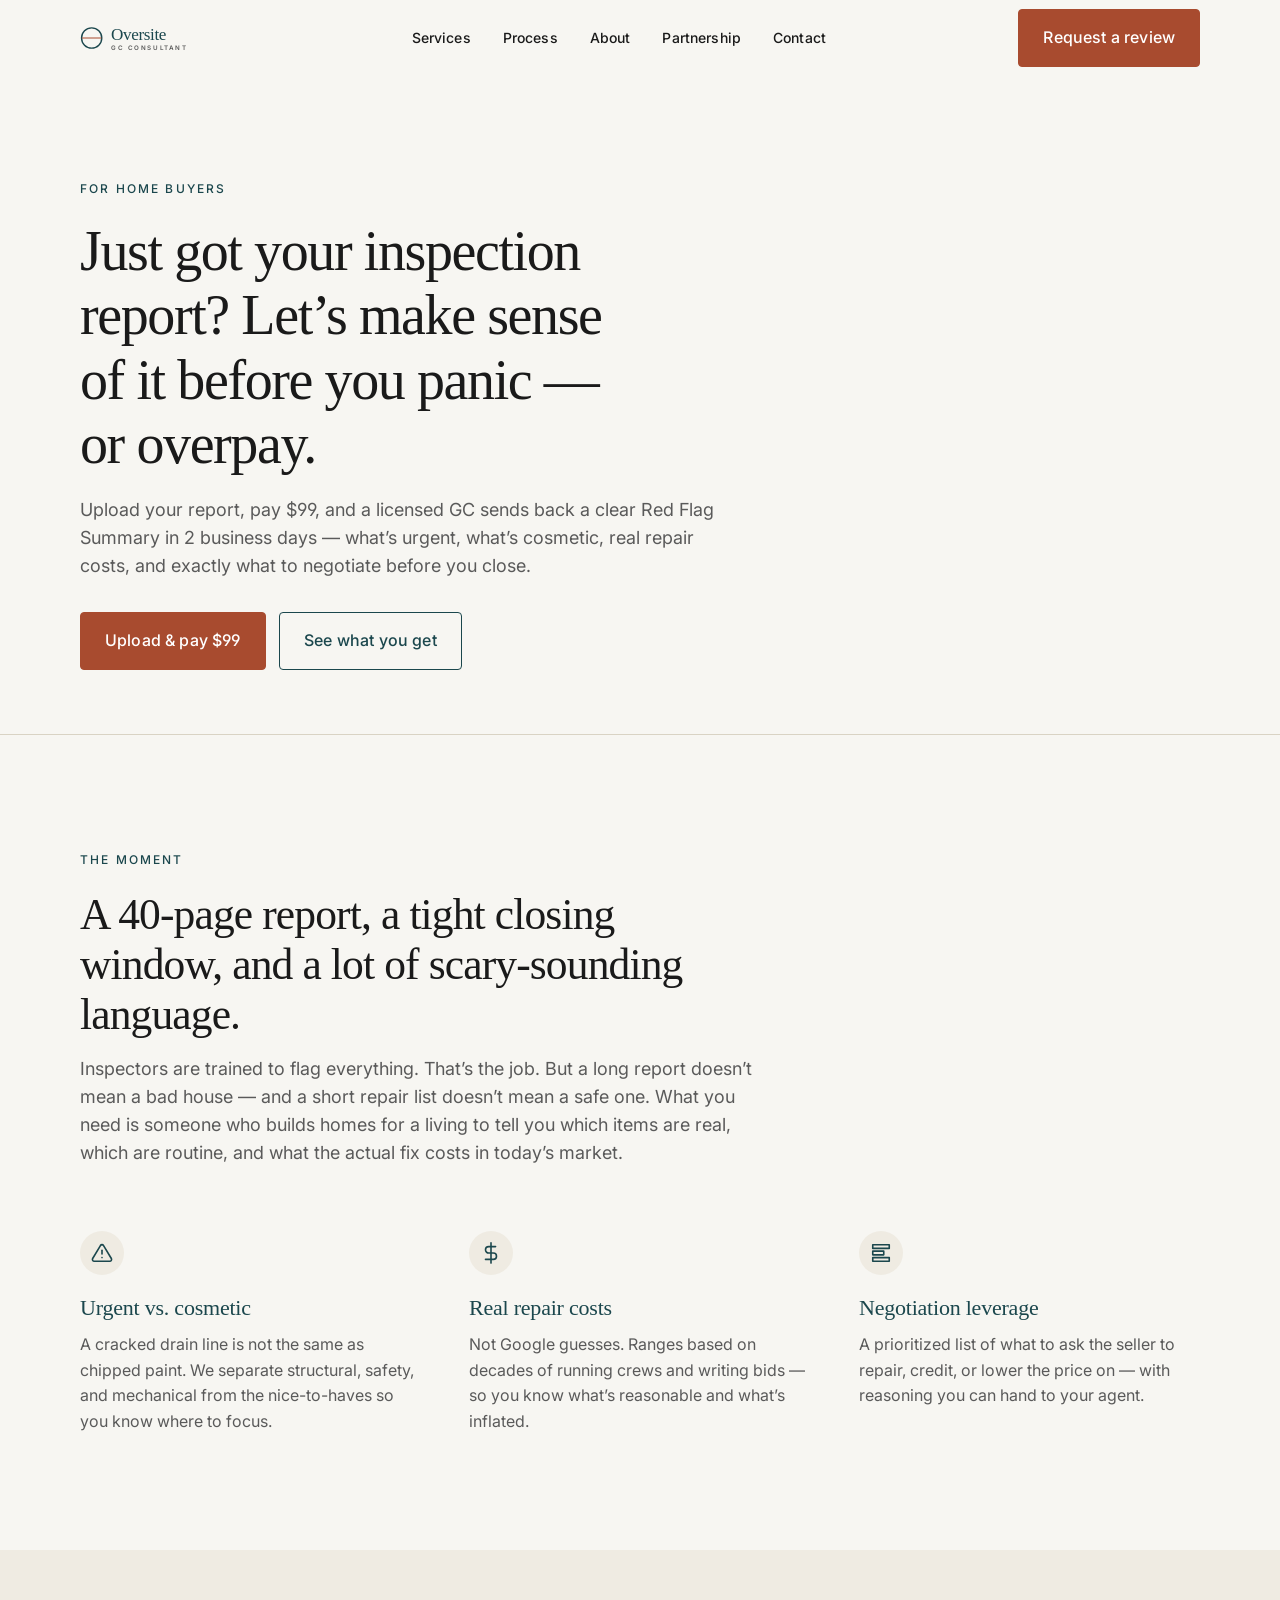
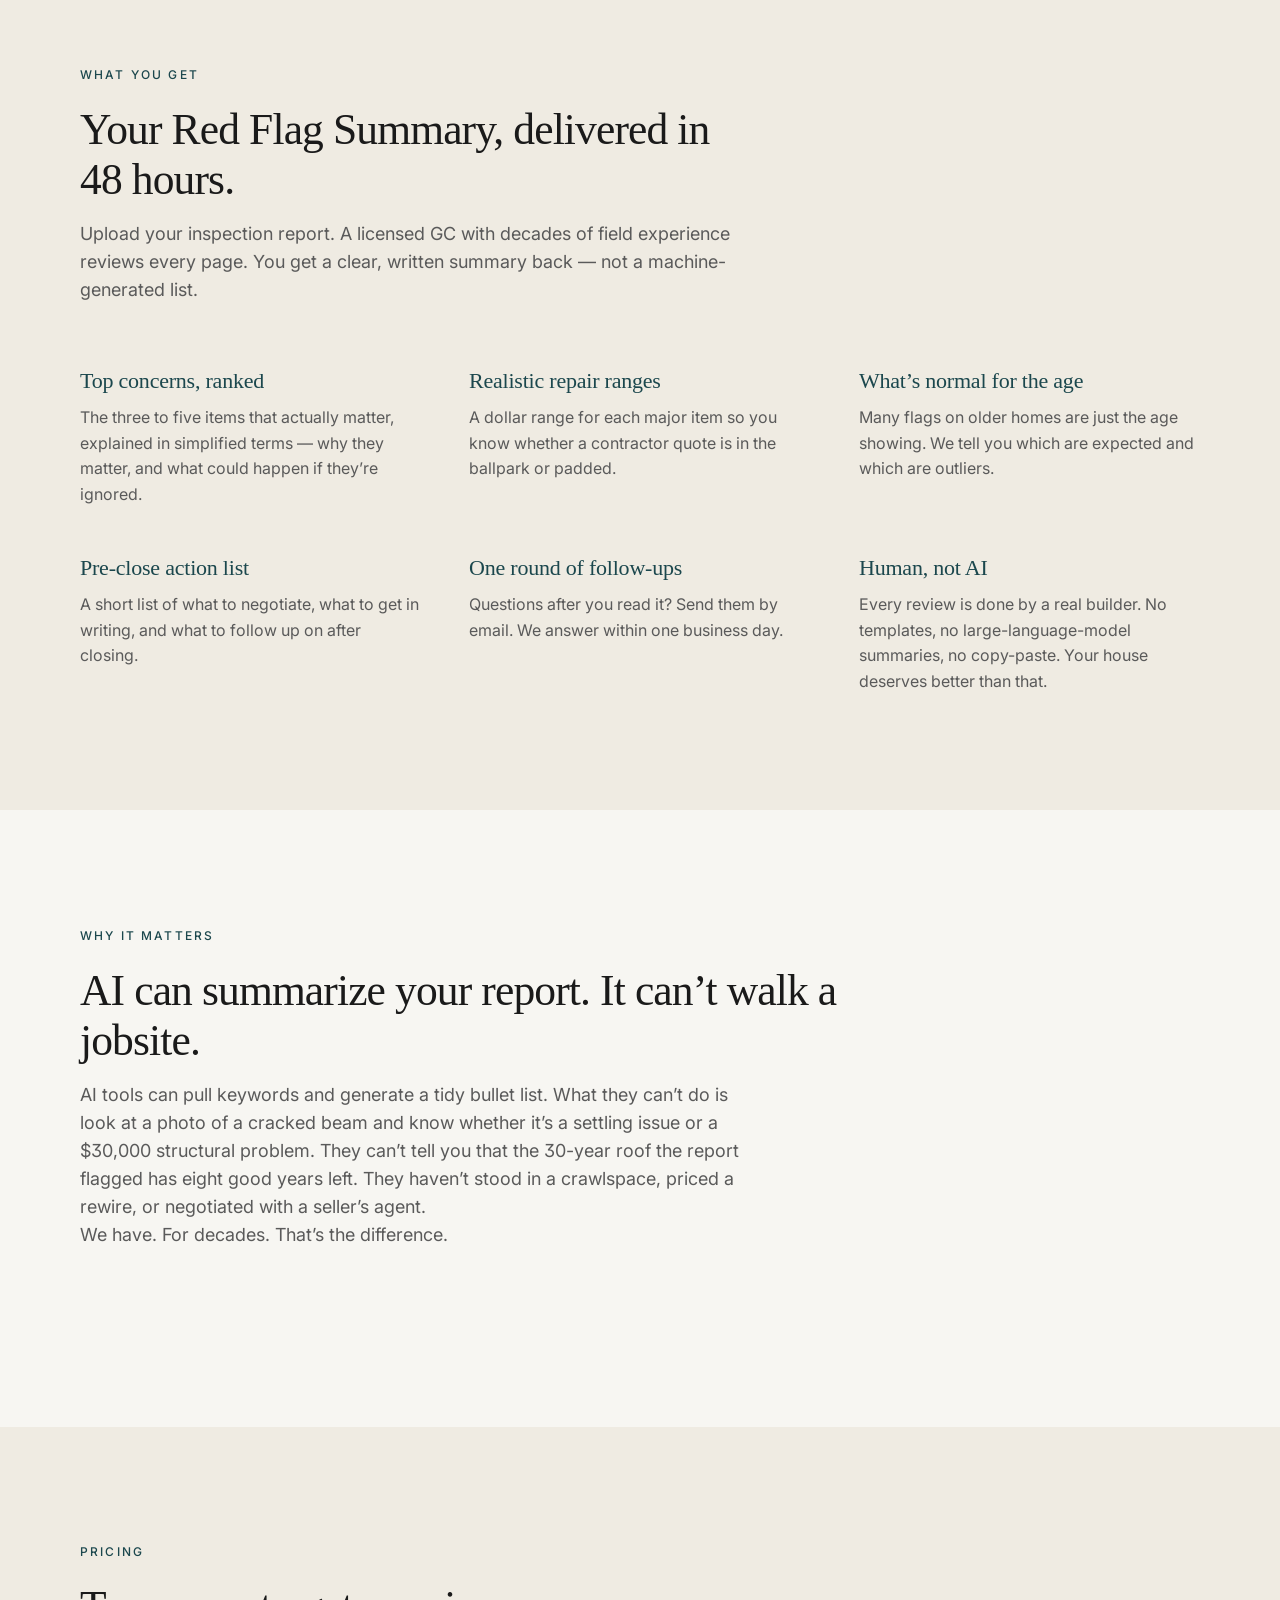
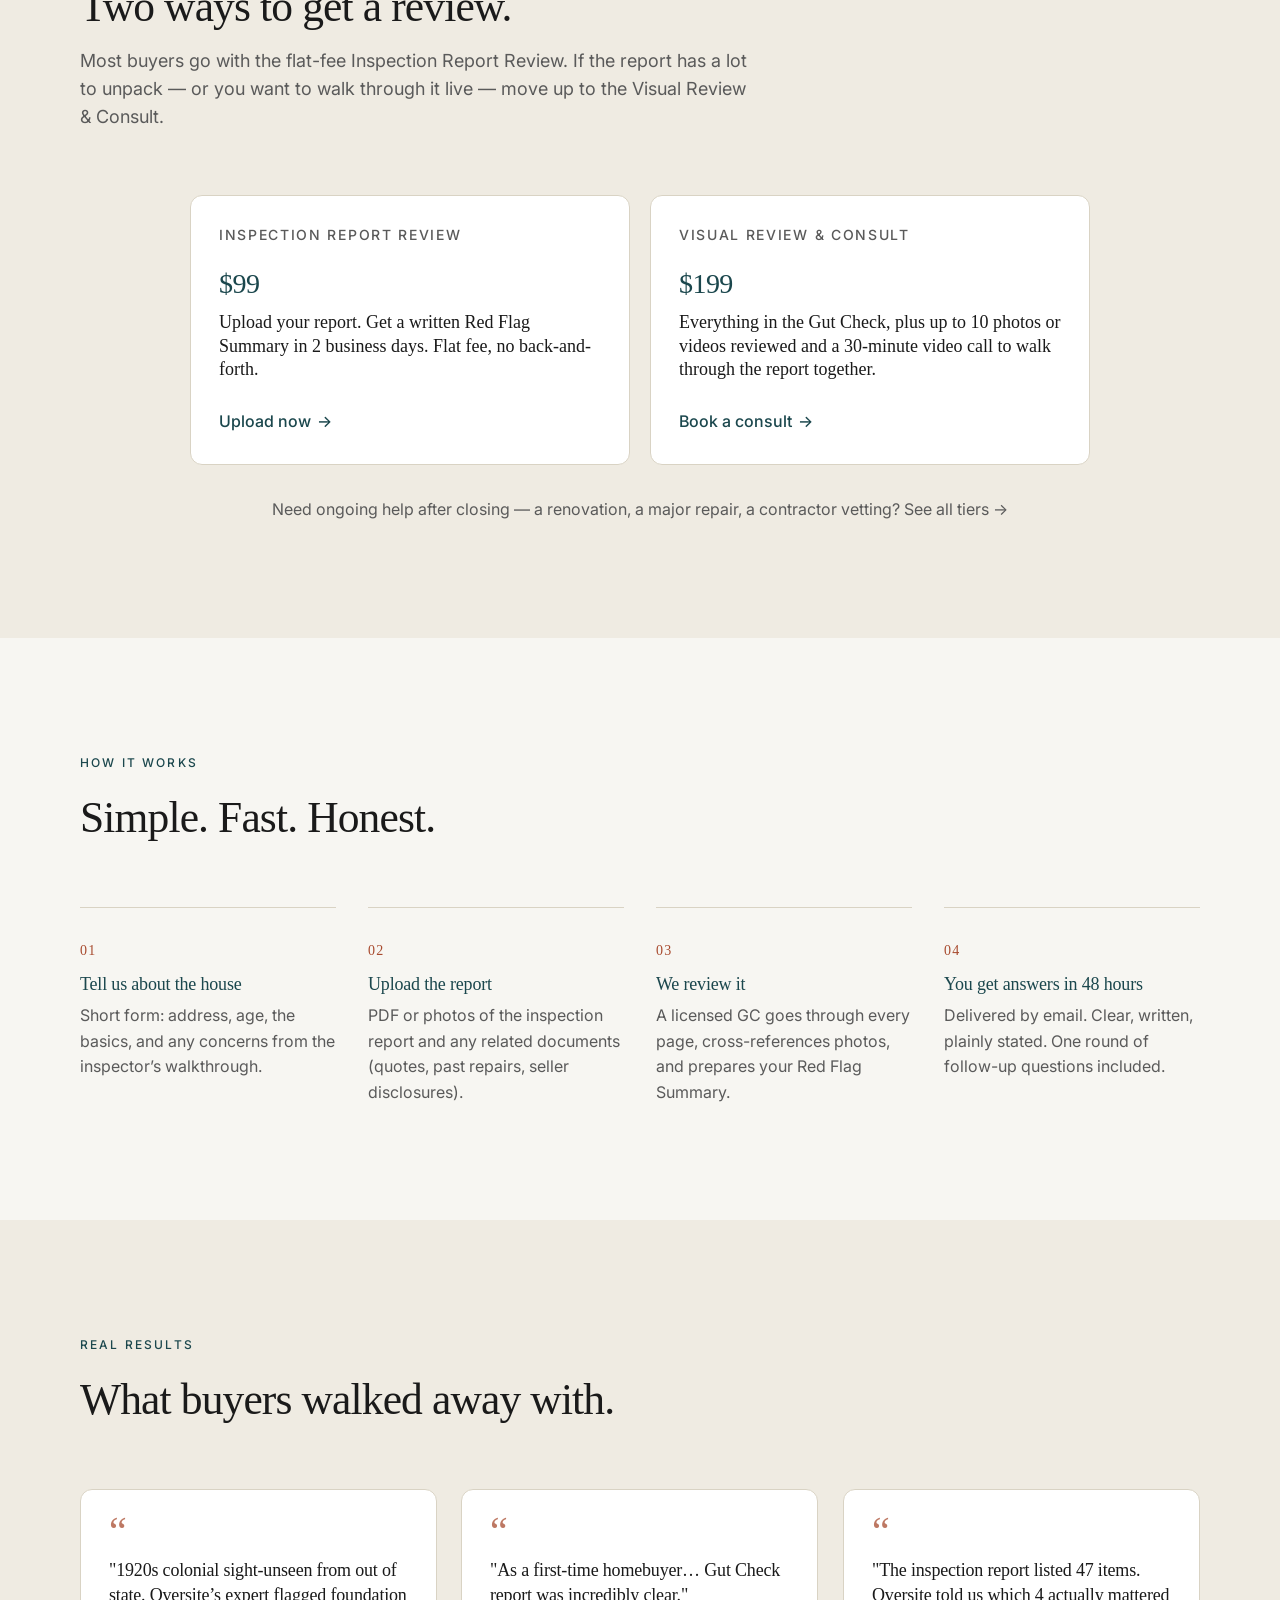
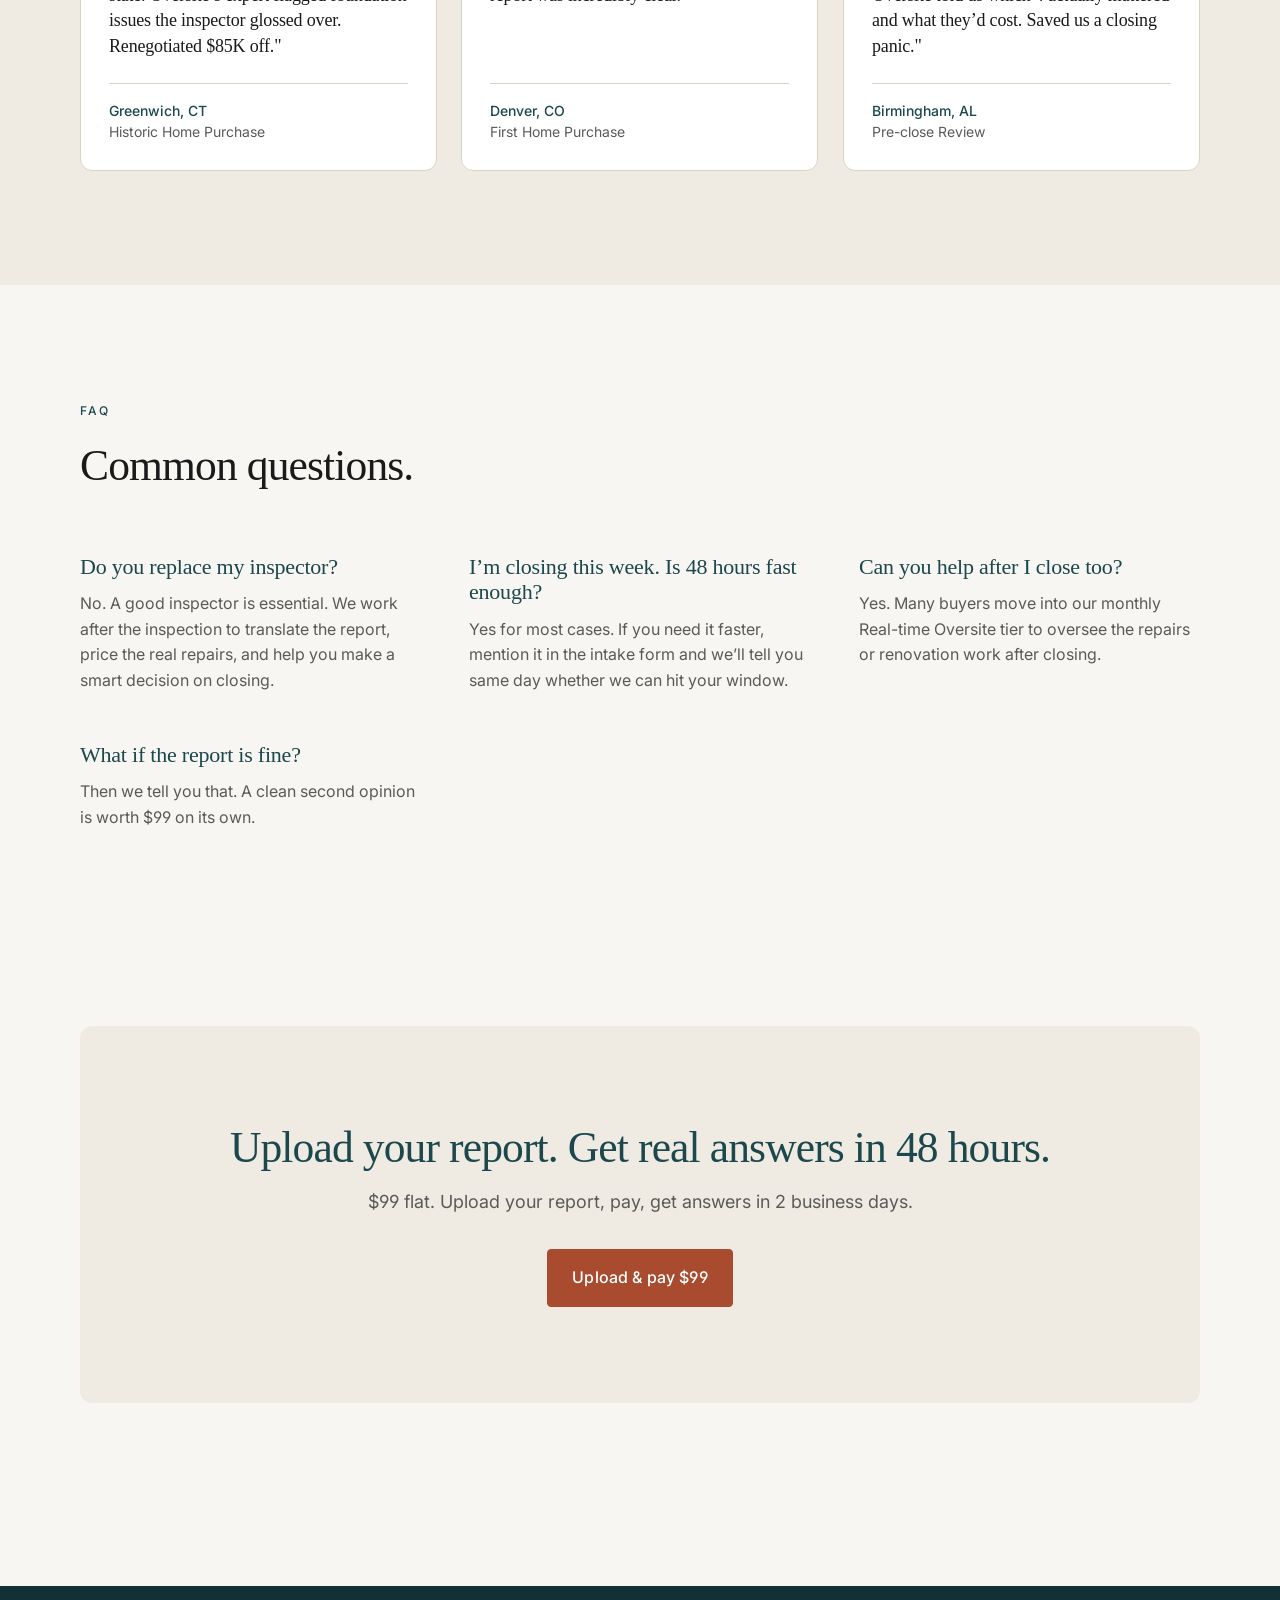
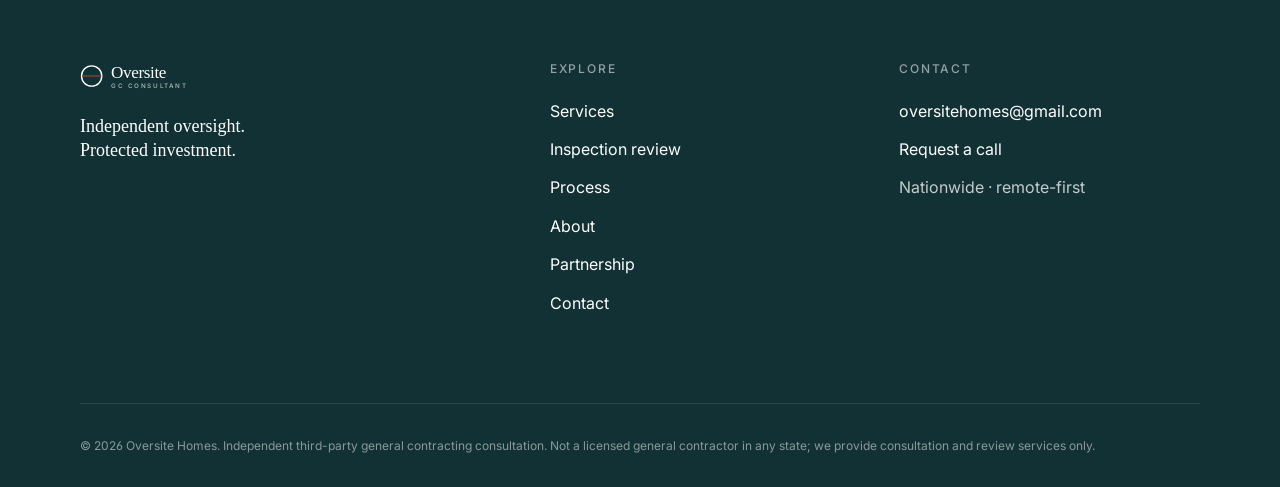
<file: inspection-review.html>
<!doctype html>
<html lang="en">
<head>
  <meta charset="utf-8" />
  <meta name="viewport" content="width=device-width, initial-scale=1" />
  <title>Inspection Report Review — Oversite Homes</title>
  <meta name="description" content="Just got your home inspection report with a list of expensive-looking repairs? A licensed GC will review it, flag what actually matters, and give you real numbers to negotiate with — starting at $99." />
  <link rel="icon" type="image/svg+xml" href="assets/favicon.svg" />
  <meta name="theme-color" content="#F7F6F2" />
  <!-- Fonts: Fraunces (Fontshare) + Inter (Google) -->
  <link rel="preconnect" href="https://fonts.googleapis.com" />
  <link rel="preconnect" href="https://fonts.gstatic.com" crossorigin />
  <link rel="preconnect" href="https://api.fontshare.com" />
  <link href="https://fonts.googleapis.com/css2?family=Inter:wght@400;500;600;700&display=swap" rel="stylesheet" />
  <link href="https://api.fontshare.com/v2/css?f[]=fraunces@400,500,600&display=swap" rel="stylesheet" />
  <link rel="stylesheet" href="assets/css/styles.css" />
  <meta property="og:title" content="Inspection Report Review — Oversite Homes" />
  <meta property="og:description" content="A licensed GC will translate your inspection report into a clear action plan — what's urgent, what's cosmetic, real repair costs, and what to negotiate." />
  <meta property="og:type" content="website" />
</head>
<body>
<a class="visually-hidden" href="#main">Skip to main content</a>
<header class="site-header">
  <div class="container nav-inner">
    <a href="index.html" class="brand" aria-label="Oversite Homes home">
      <svg viewBox="0 0 220 36" xmlns="http://www.w3.org/2000/svg" aria-hidden="true" focusable="false">
  <g transform="translate(0,2)">
    <circle cx="15" cy="16" r="13" fill="none" stroke="#1B474D" stroke-width="1.8"/>
    <line x1="3" y1="16" x2="27" y2="16" stroke="#A84B2F" stroke-width="1.6" stroke-linecap="round"/>
  </g>
  <text x="40" y="21" font-family="Fraunces, Georgia, serif" font-weight="500" font-size="22" fill="#1B474D" letter-spacing="-0.5">Oversite</text>
  <text x="40" y="33" font-family="Inter, sans-serif" font-weight="600" font-size="8" fill="#5A5A5A" letter-spacing="2">GC CONSULTANT</text>
</svg>
    </a>
    <button class="nav-toggle" aria-expanded="false" aria-controls="primary-nav" aria-label="Toggle menu">
      <span></span>
    </button>
    <nav class="primary-nav" id="primary-nav" aria-label="Primary">
      <ul>
        <li><a href="services.html">Services</a></li>
        <li><a href="process.html">Process</a></li>
        <li><a href="about.html">About</a></li>
        <li><a href="partnership.html">Partnership</a></li>
        <li><a href="contact.html">Contact</a></li>
        <li><a href="upload.html" class="btn btn-primary mobile-cta">Request a review</a></li>
      </ul>
    </nav>
    <a href="upload.html" class="btn btn-primary nav-cta">Request a review</a>
  </div>
</header>

<main id="main">

  <!-- HERO -->
  <header class="page-header">
    <div class="container">
      <p class="eyebrow reveal is-in">For home buyers</p>
      <h1 class="reveal is-in">Just got your inspection report? Let&rsquo;s make sense of it before you panic &mdash; or overpay.</h1>
      <p class="lede reveal is-in">Upload your report, pay $99, and a licensed GC sends back a clear Red Flag Summary in 2 business days &mdash; what&rsquo;s urgent, what&rsquo;s cosmetic, real repair costs, and exactly what to negotiate before you close.</p>
      <div class="hero-ctas" style="margin-top: 2rem;">
        <a href="upload.html" class="btn btn-primary">Upload &amp; pay $99</a>
        <a href="#what-you-get" class="btn btn-secondary">See what you get</a>
      </div>
    </div>
  </header>

  <!-- THE MOMENT -->
  <section>
    <div class="container">
      <div class="section-head reveal">
        <p class="eyebrow">The moment</p>
        <h2>A 40-page report, a tight closing window, and a lot of scary-sounding language.</h2>
        <p class="lede">Inspectors are trained to flag everything. That&rsquo;s the job. But a long report doesn&rsquo;t mean a bad house &mdash; and a short repair list doesn&rsquo;t mean a safe one. What you need is someone who builds homes for a living to tell you which items are real, which are routine, and what the actual fix costs in today&rsquo;s market.</p>
      </div>
      <div class="value-grid">
        <div class="value-card reveal">
          <span class="icon"><svg width="22" height="22" viewBox="0 0 24 24" fill="none" stroke="currentColor" stroke-width="1.75" stroke-linecap="round" stroke-linejoin="round" aria-hidden="true"><path d="M10.29 3.86 1.82 18a2 2 0 0 0 1.71 3h16.94a2 2 0 0 0 1.71-3L13.71 3.86a2 2 0 0 0-3.42 0z"/><line x1="12" y1="9" x2="12" y2="13"/><line x1="12" y1="17" x2="12.01" y2="17"/></svg></span>
          <h3>Urgent vs. cosmetic</h3>
          <p>A cracked drain line is not the same as chipped paint. We separate structural, safety, and mechanical from the nice-to-haves so you know where to focus.</p>
        </div>
        <div class="value-card reveal">
          <span class="icon"><svg width="22" height="22" viewBox="0 0 24 24" fill="none" stroke="currentColor" stroke-width="1.75" stroke-linecap="round" stroke-linejoin="round" aria-hidden="true"><line x1="12" y1="1" x2="12" y2="23"/><path d="M17 5H9.5a3.5 3.5 0 0 0 0 7h5a3.5 3.5 0 0 1 0 7H6"/></svg></span>
          <h3>Real repair costs</h3>
          <p>Not Google guesses. Ranges based on decades of running crews and writing bids &mdash; so you know what&rsquo;s reasonable and what&rsquo;s inflated.</p>
        </div>
        <div class="value-card reveal">
          <span class="icon"><svg width="22" height="22" viewBox="0 0 24 24" fill="none" stroke="currentColor" stroke-width="1.75" stroke-linecap="round" stroke-linejoin="round" aria-hidden="true"><path d="M3 3h18v4H3z"/><path d="M3 10h12v4H3z"/><path d="M3 17h18v4H3z"/></svg></span>
          <h3>Negotiation leverage</h3>
          <p>A prioritized list of what to ask the seller to repair, credit, or lower the price on &mdash; with reasoning you can hand to your agent.</p>
        </div>
      </div>
    </div>
  </section>

  <!-- WHAT YOU GET -->
  <section id="what-you-get" style="background: var(--surface-alt);">
    <div class="container">
      <div class="section-head reveal">
        <p class="eyebrow">What you get</p>
        <h2>Your Red Flag Summary, delivered in 48 hours.</h2>
        <p class="lede">Upload your inspection report. A licensed GC with decades of field experience reviews every page. You get a clear, written summary back &mdash; not a machine-generated list.</p>
      </div>
      <div class="value-grid">
        <div class="value-card reveal">
          <h3>Top concerns, ranked</h3>
          <p>The three to five items that actually matter, explained in simplified terms &mdash; why they matter, and what could happen if they&rsquo;re ignored.</p>
        </div>
        <div class="value-card reveal">
          <h3>Realistic repair ranges</h3>
          <p>A dollar range for each major item so you know whether a contractor quote is in the ballpark or padded.</p>
        </div>
        <div class="value-card reveal">
          <h3>What&rsquo;s normal for the age</h3>
          <p>Many flags on older homes are just the age showing. We tell you which are expected and which are outliers.</p>
        </div>
        <div class="value-card reveal">
          <h3>Pre-close action list</h3>
          <p>A short list of what to negotiate, what to get in writing, and what to follow up on after closing.</p>
        </div>
        <div class="value-card reveal">
          <h3>One round of follow-ups</h3>
          <p>Questions after you read it? Send them by email. We answer within one business day.</p>
        </div>
        <div class="value-card reveal">
          <h3>Human, not AI</h3>
          <p>Every review is done by a real builder. No templates, no large-language-model summaries, no copy-paste. Your house deserves better than that.</p>
        </div>
      </div>
    </div>
  </section>

  <!-- WHY HUMAN NOT AI -->
  <section>
    <div class="container">
      <div class="section-head reveal" style="max-width: 820px;">
        <p class="eyebrow">Why it matters</p>
        <h2>AI can summarize your report. It can&rsquo;t walk a jobsite.</h2>
        <p class="lede">AI tools can pull keywords and generate a tidy bullet list. What they can&rsquo;t do is look at a photo of a cracked beam and know whether it&rsquo;s a settling issue or a $30,000 structural problem. They can&rsquo;t tell you that the 30-year roof the report flagged has eight good years left. They haven&rsquo;t stood in a crawlspace, priced a rewire, or negotiated with a seller&rsquo;s agent.</p>
        <p class="lede">We have. For decades. That&rsquo;s the difference.</p>
      </div>
    </div>
  </section>

  <!-- PRICING -->
  <section style="background: var(--surface-alt);">
    <div class="container">
      <div class="section-head reveal">
        <p class="eyebrow">Pricing</p>
        <h2>Two ways to get a review.</h2>
        <p class="lede">Most buyers go with the flat-fee Inspection Report Review. If the report has a lot to unpack &mdash; or you want to walk through it live &mdash; move up to the Visual Review &amp; Consult.</p>
      </div>
      <div class="tier-grid" style="grid-template-columns: repeat(auto-fit, minmax(280px, 1fr)); max-width: 900px; margin: 0 auto;">
        <a href="upload.html" class="tier-card reveal">
          <div class="tier-name">Inspection Report Review</div>
          <div class="tier-price">$99</div>
          <p class="tier-tagline">Upload your report. Get a written Red Flag Summary in 2 business days. Flat fee, no back-and-forth.</p>
          <span class="link-arrow">Upload now <span class="arrow">&rarr;</span></span>
        </a>
        <a href="contact.html?tier=inspection-plus" class="tier-card reveal">
          <div class="tier-name">Visual Review &amp; Consult</div>
          <div class="tier-price">$199</div>
          <p class="tier-tagline">Everything in the Gut Check, plus up to 10 photos or videos reviewed and a 30-minute video call to walk through the report together.</p>
          <span class="link-arrow">Book a consult <span class="arrow">&rarr;</span></span>
        </a>
      </div>
      <p style="text-align: center; margin-top: 2rem; color: var(--ink-muted);">Need ongoing help after closing &mdash; a renovation, a major repair, a contractor vetting? <a href="services.html">See all tiers &rarr;</a></p>
    </div>
  </section>

  <!-- HOW IT WORKS -->
  <section>
    <div class="container">
      <div class="section-head reveal">
        <p class="eyebrow">How it works</p>
        <h2>Simple. Fast. Honest.</h2>
      </div>
      <ol class="steps steps-4">
        <li class="step reveal"><h3>Tell us about the house</h3><p>Short form: address, age, the basics, and any concerns from the inspector&rsquo;s walkthrough.</p></li>
        <li class="step reveal"><h3>Upload the report</h3><p>PDF or photos of the inspection report and any related documents (quotes, past repairs, seller disclosures).</p></li>
        <li class="step reveal"><h3>We review it</h3><p>A licensed GC goes through every page, cross-references photos, and prepares your Red Flag Summary.</p></li>
        <li class="step reveal"><h3>You get answers in 48 hours</h3><p>Delivered by email. Clear, written, plainly stated. One round of follow-up questions included.</p></li>
      </ol>
    </div>
  </section>

  <!-- TRUST / TESTIMONIALS -->
  <section style="background: var(--surface-alt);">
    <div class="container">
      <div class="section-head reveal">
        <p class="eyebrow">Real results</p>
        <h2>What buyers walked away with.</h2>
      </div>
      <div class="testimonials">
        <figure class="testimonial reveal">
          <div class="quote-mark" aria-hidden="true">&ldquo;</div>
          <blockquote>"1920s colonial sight-unseen from out of state. Oversite&rsquo;s expert flagged foundation issues the inspector glossed over. Renegotiated $85K off."</blockquote>
          <cite><strong>Greenwich, CT</strong><br/>Historic Home Purchase</cite>
        </figure>
        <figure class="testimonial reveal">
          <div class="quote-mark" aria-hidden="true">&ldquo;</div>
          <blockquote>"As a first-time homebuyer&hellip; Gut Check report was incredibly clear."</blockquote>
          <cite><strong>Denver, CO</strong><br/>First Home Purchase</cite>
        </figure>
        <figure class="testimonial reveal">
          <div class="quote-mark" aria-hidden="true">&ldquo;</div>
          <blockquote>"The inspection report listed 47 items. Oversite told us which 4 actually mattered and what they&rsquo;d cost. Saved us a closing panic."</blockquote>
          <cite><strong>Birmingham, AL</strong><br/>Pre-close Review</cite>
        </figure>
      </div>
    </div>
  </section>

  <!-- FAQ -->
  <section>
    <div class="container">
      <div class="section-head reveal">
        <p class="eyebrow">FAQ</p>
        <h2>Common questions.</h2>
      </div>
      <div class="value-grid">
        <div class="value-card reveal">
          <h3>Do you replace my inspector?</h3>
          <p>No. A good inspector is essential. We work after the inspection to translate the report, price the real repairs, and help you make a smart decision on closing.</p>
        </div>
        <div class="value-card reveal">
          <h3>I&rsquo;m closing this week. Is 48 hours fast enough?</h3>
          <p>Yes for most cases. If you need it faster, mention it in the intake form and we&rsquo;ll tell you same day whether we can hit your window.</p>
        </div>
        <div class="value-card reveal">
          <h3>Can you help after I close too?</h3>
          <p>Yes. Many buyers move into our monthly Real-time Oversite tier to oversee the repairs or renovation work after closing.</p>
        </div>
        <div class="value-card reveal">
          <h3>What if the report is fine?</h3>
          <p>Then we tell you that. A clean second opinion is worth $99 on its own.</p>
        </div>
      </div>
    </div>
  </section>

  <!-- FINAL CTA -->
  <section class="tight">
    <div class="container">
      <div class="cta-band reveal">
        <h2>Upload your report. Get real answers in 48 hours.</h2>
        <p>$99 flat. Upload your report, pay, get answers in 2 business days.</p>
        <a href="upload.html" class="btn btn-primary">Upload &amp; pay $99</a>
      </div>
    </div>
  </section>

</main>

<footer class="site-footer">
  <div class="container">
    <div class="footer-inner">
      <div>
        <div class="brand"><svg viewBox="0 0 220 36" xmlns="http://www.w3.org/2000/svg" aria-hidden="true" focusable="false">
  <g transform="translate(0,2)">
    <circle cx="15" cy="16" r="13" fill="none" stroke="#FFFFFF" stroke-width="1.8"/>
    <line x1="3" y1="16" x2="27" y2="16" stroke="#A84B2F" stroke-width="1.6" stroke-linecap="round"/>
  </g>
  <text x="40" y="21" font-family="Fraunces, Georgia, serif" font-weight="500" font-size="22" fill="#FFFFFF" letter-spacing="-0.5">Oversite</text>
  <text x="40" y="33" font-family="Inter, sans-serif" font-weight="600" font-size="8" fill="rgba(255,255,255,0.6)" letter-spacing="2">GC CONSULTANT</text>
</svg></div>
        <p class="tagline">Independent oversight.<br/>Protected investment.</p>
      </div>
      <div>
        <h4>Explore</h4>
        <ul>
          <li><a href="services.html">Services</a></li>
          <li><a href="inspection-review.html">Inspection review</a></li>
          <li><a href="process.html">Process</a></li>
          <li><a href="about.html">About</a></li>
          <li><a href="partnership.html">Partnership</a></li>
          <li><a href="contact.html">Contact</a></li>
        </ul>
      </div>
      <div>
        <h4>Contact</h4>
        <ul>
          <li><a href="mailto:oversitehomes@gmail.com">oversitehomes@gmail.com</a></li>
          <li><a href="contact.html">Request a call</a></li>
          <li>Nationwide · remote-first</li>
        </ul>
      </div>
      <p class="legal">© 2026 Oversite Homes. Independent third-party general contracting consultation. Not a licensed general contractor in any state; we provide consultation and review services only.</p>
    </div>
  </div>
</footer>
<script src="assets/js/main.js" defer></script>
</body>
</html>
</file>
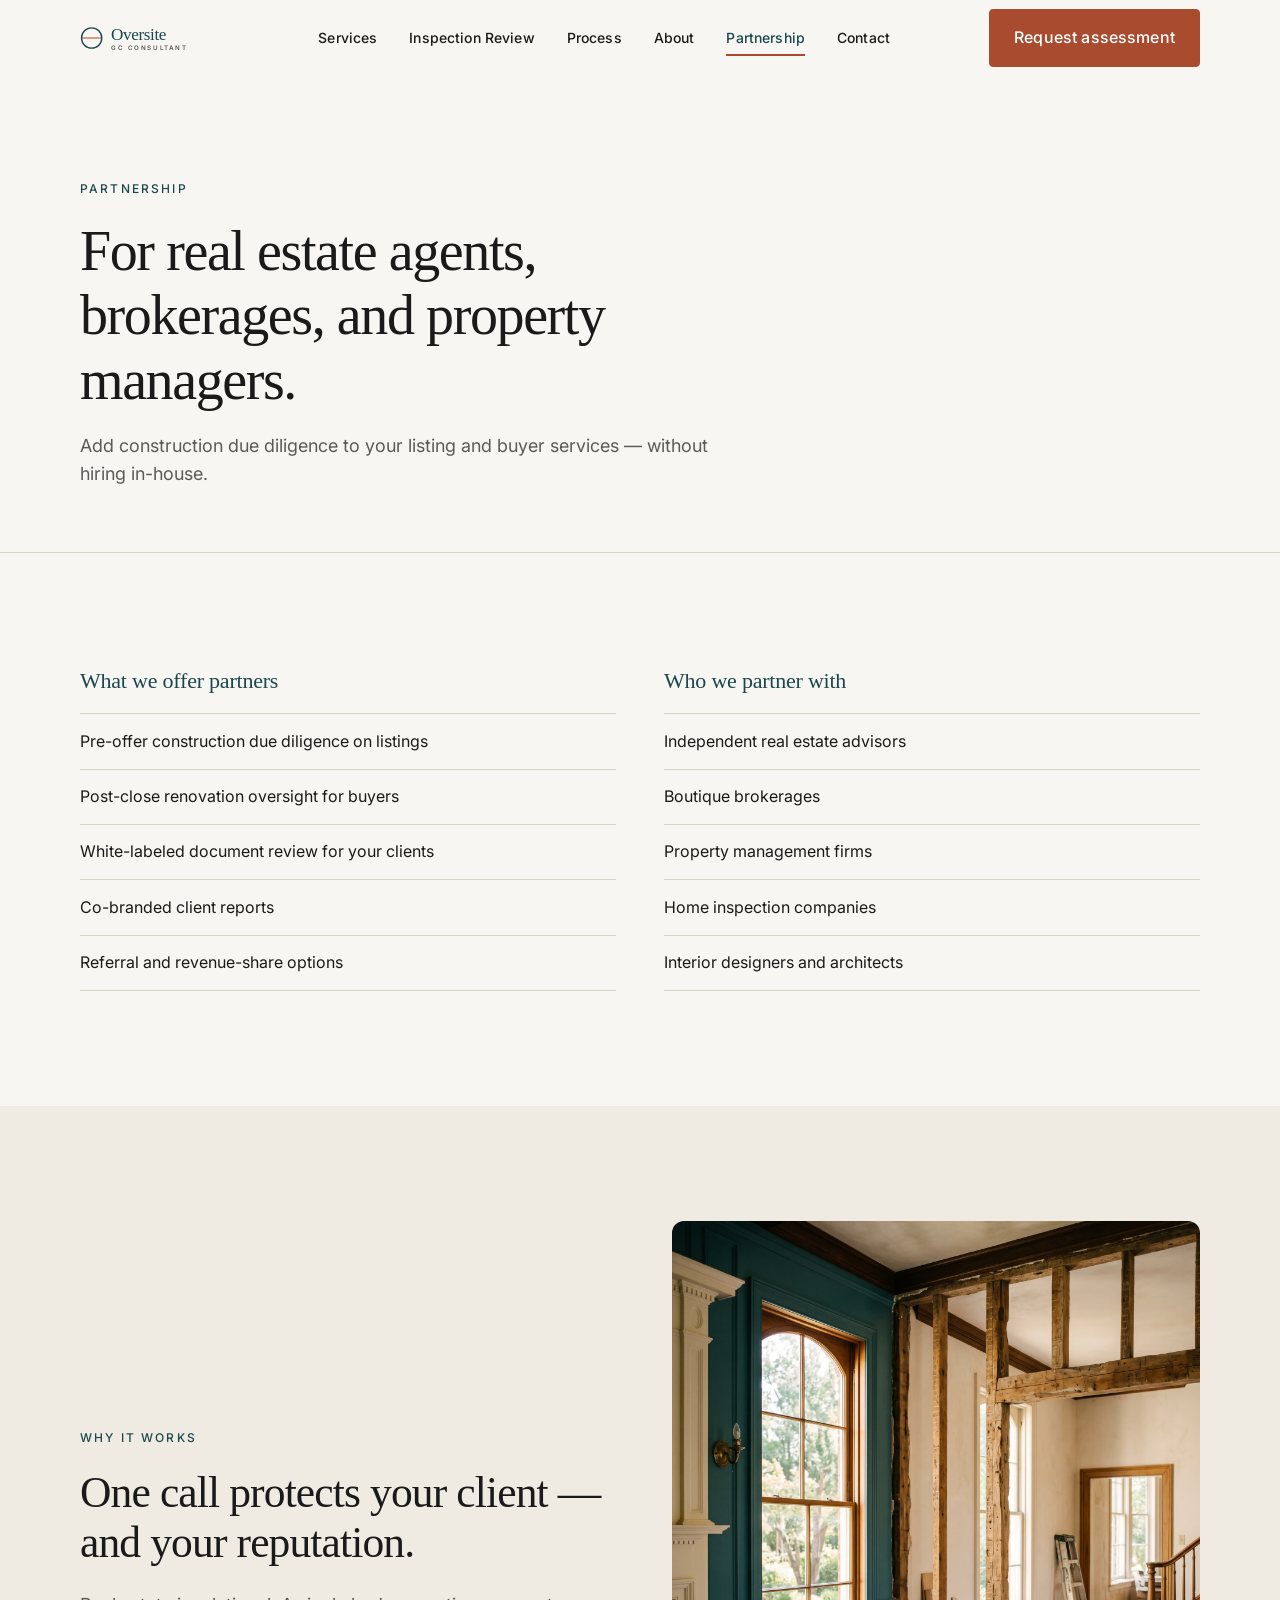
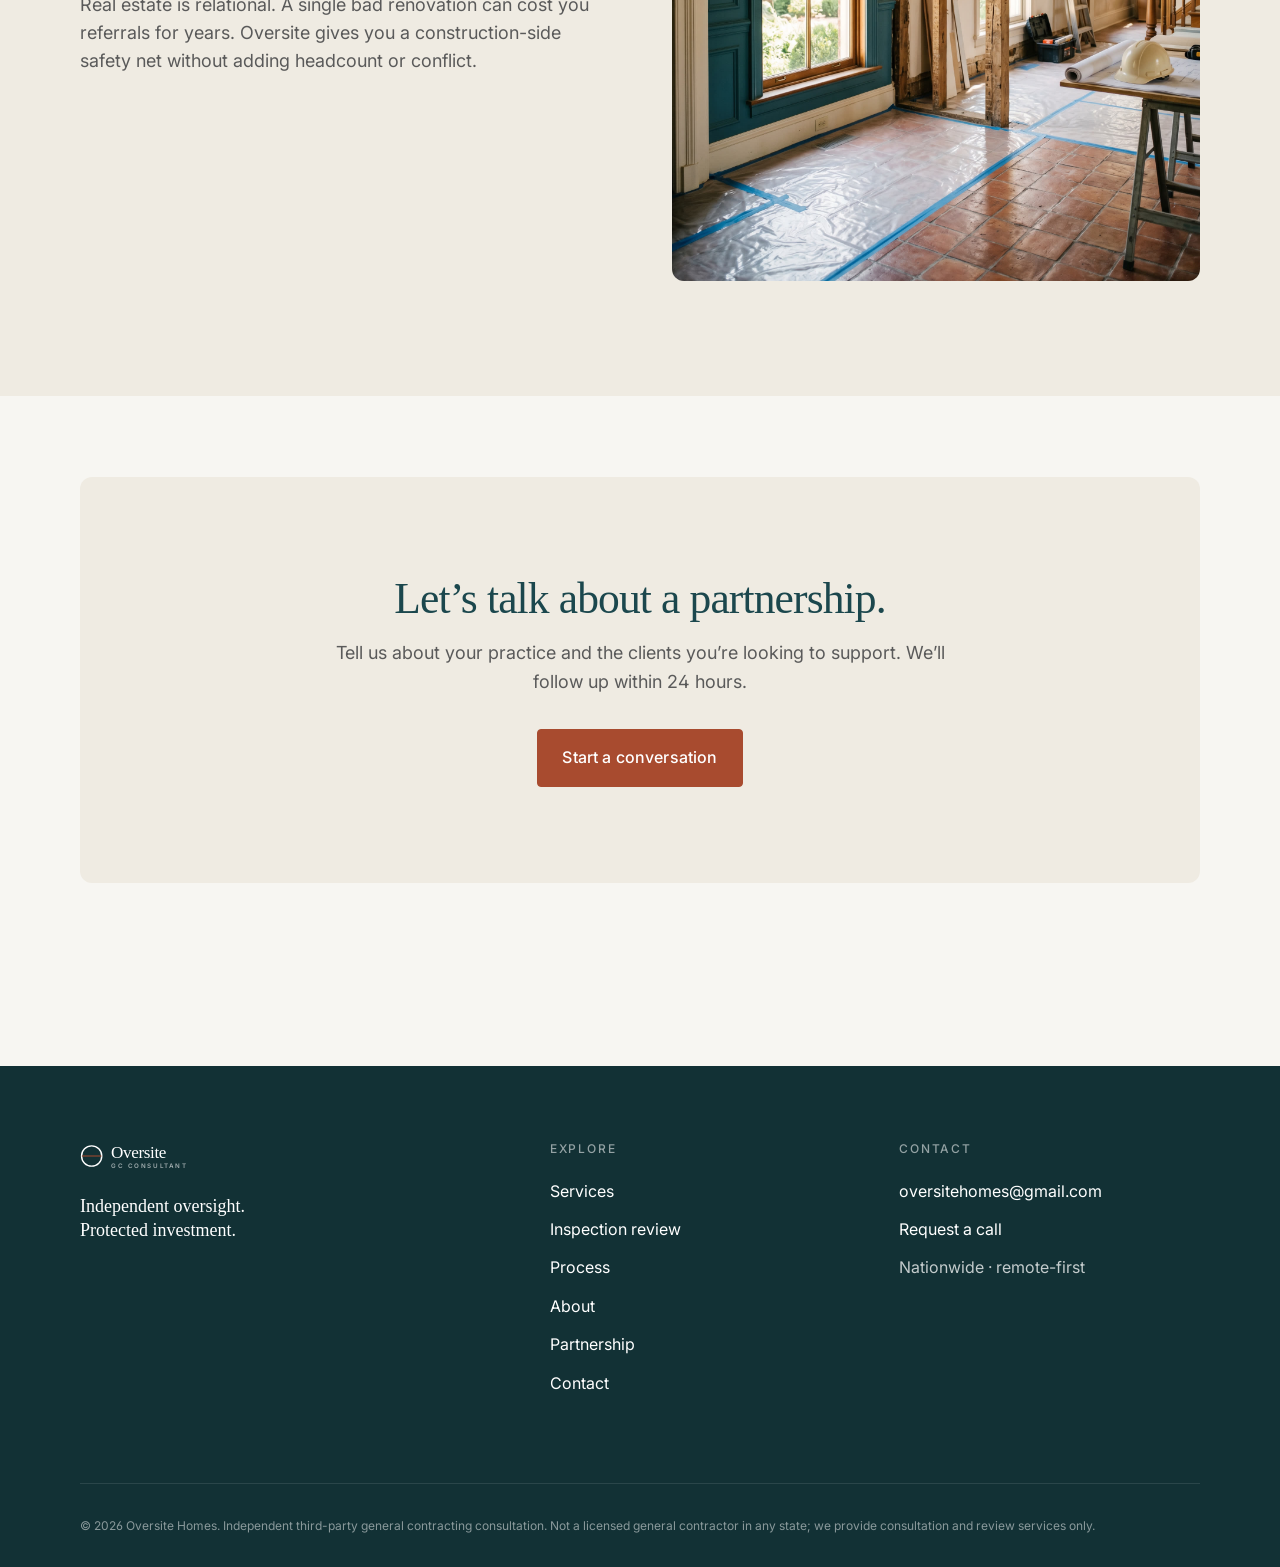
<file: partnership.html>
<!doctype html>
<html lang="en">
<head>
  <meta charset="utf-8" />
  <meta name="viewport" content="width=device-width, initial-scale=1" />
  <title>Partnership — Oversite Homes</title>
  <meta name="description" content="For real estate agents, brokerages, and property managers. Add construction due diligence to your listing and buyer services." />
  <link rel="icon" type="image/svg+xml" href="assets/favicon.svg" />
  <meta name="theme-color" content="#F7F6F2" />
  <!-- Fonts: Fraunces (Fontshare) + Inter (Google) -->
  <link rel="preconnect" href="https://fonts.googleapis.com" />
  <link rel="preconnect" href="https://fonts.gstatic.com" crossorigin />
  <link rel="preconnect" href="https://api.fontshare.com" />
  <link href="https://fonts.googleapis.com/css2?family=Inter:wght@400;500;600;700&display=swap" rel="stylesheet" />
  <link href="https://api.fontshare.com/v2/css?f[]=fraunces@400,500,600&display=swap" rel="stylesheet" />
  <link rel="stylesheet" href="assets/css/styles.css" />
  <meta property="og:title" content="Partnership — Oversite Homes" />
  <meta property="og:description" content="For real estate agents, brokerages, and property managers. Add construction due diligence to your listing and buyer services." />
  <meta property="og:type" content="website" />
</head>
<body>
<a class="visually-hidden" href="#main">Skip to main content</a>
<header class="site-header">
  <div class="container nav-inner">
    <a href="index.html" class="brand" aria-label="Oversite Homes home">
      <svg viewBox="0 0 220 36" xmlns="http://www.w3.org/2000/svg" aria-hidden="true" focusable="false">
  <!-- architectural mark: circle with crossbar -->
  <g transform="translate(0,2)">
    <circle cx="15" cy="16" r="13" fill="none" stroke="#1B474D" stroke-width="1.8"/>
    <line x1="3" y1="16" x2="27" y2="16" stroke="#A84B2F" stroke-width="1.6" stroke-linecap="round"/>
  </g>
  <!-- wordmark -->
  <text x="40" y="21" font-family="Fraunces, Georgia, serif" font-weight="500" font-size="22" fill="#1B474D" letter-spacing="-0.5">Oversite</text>
  <text x="40" y="33" font-family="Inter, sans-serif" font-weight="600" font-size="8" fill="#5A5A5A" letter-spacing="2">GC CONSULTANT</text>
</svg>
    </a>
    <button class="nav-toggle" aria-expanded="false" aria-controls="primary-nav" aria-label="Toggle menu">
      <span></span>
    </button>
    <nav class="primary-nav" id="primary-nav" aria-label="Primary">
      <ul>
        <li><a href="services.html">Services</a></li>
        <li><a href="inspection-review.html">Inspection Review</a></li>
        <li><a href="process.html">Process</a></li>
        <li><a href="about.html">About</a></li>
        <li><a href="partnership.html">Partnership</a></li>
        <li><a href="contact.html">Contact</a></li>
        <li><a href="contact.html" class="btn btn-primary mobile-cta">Request assessment</a></li>
      </ul>
    </nav>
    <a href="contact.html" class="btn btn-primary nav-cta">Request assessment</a>
  </div>
</header>

<main id="main">
  <header class="page-header">
    <div class="container">
      <p class="eyebrow reveal is-in">Partnership</p>
      <h1 class="reveal is-in">For real estate agents, brokerages, and property managers.</h1>
      <p class="lede reveal is-in">Add construction due diligence to your listing and buyer services &mdash; without hiring in-house.</p>
    </div>
  </header>

  <section>
    <div class="container">
      <div class="partner-lists">
        <div class="partner-list reveal">
          <h3>What we offer partners</h3>
          <ul><li>Pre-offer construction due diligence on listings</li><li>Post-close renovation oversight for buyers</li><li>White-labeled document review for your clients</li><li>Co-branded client reports</li><li>Referral and revenue-share options</li></ul>
        </div>
        <div class="partner-list reveal">
          <h3>Who we partner with</h3>
          <ul><li>Independent real estate advisors</li><li>Boutique brokerages</li><li>Property management firms</li><li>Home inspection companies</li><li>Interior designers and architects</li></ul>
        </div>
      </div>
    </div>
  </section>

  <section style="background: var(--surface-alt);">
    <div class="container">
      <div class="two-col reveal">
        <div>
          <p class="eyebrow">Why it works</p>
          <h2 style="margin-bottom: 1.5rem;">One call protects your client &mdash; and your reputation.</h2>
          <p class="lede">Real estate is relational. A single bad renovation can cost you referrals for years. Oversite gives you a construction-side safety net without adding headcount or conflict.</p>
        </div>
        <div class="media"><img src="assets/images/about.jpg" alt="A home interior with warm tones, the kind of property where oversight protects value" loading="lazy"/></div>
      </div>
    </div>
  </section>

  <section class="tight">
    <div class="container">
      <div class="cta-band reveal">
        <h2>Let&rsquo;s talk about a partnership.</h2>
        <p>Tell us about your practice and the clients you&rsquo;re looking to support. We&rsquo;ll follow up within 24 hours.</p>
        <a href="contact.html" class="btn btn-primary">Start a conversation</a>
      </div>
    </div>
  </section>

</main>

<footer class="site-footer">
  <div class="container">
    <div class="footer-inner">
      <div>
        <div class="brand"><svg viewBox="0 0 220 36" xmlns="http://www.w3.org/2000/svg" aria-hidden="true" focusable="false">
  <g transform="translate(0,2)">
    <circle cx="15" cy="16" r="13" fill="none" stroke="#FFFFFF" stroke-width="1.8"/>
    <line x1="3" y1="16" x2="27" y2="16" stroke="#A84B2F" stroke-width="1.6" stroke-linecap="round"/>
  </g>
  <text x="40" y="21" font-family="Fraunces, Georgia, serif" font-weight="500" font-size="22" fill="#FFFFFF" letter-spacing="-0.5">Oversite</text>
  <text x="40" y="33" font-family="Inter, sans-serif" font-weight="600" font-size="8" fill="rgba(255,255,255,0.6)" letter-spacing="2">GC CONSULTANT</text>
</svg></div>
        <p class="tagline">Independent oversight.<br/>Protected investment.</p>
      </div>
      <div>
        <h4>Explore</h4>
        <ul>
          <li><a href="services.html">Services</a></li>
          <li><a href="inspection-review.html">Inspection review</a></li>
          <li><a href="process.html">Process</a></li>
          <li><a href="about.html">About</a></li>
          <li><a href="partnership.html">Partnership</a></li>
          <li><a href="contact.html">Contact</a></li>
        </ul>
      </div>
      <div>
        <h4>Contact</h4>
        <ul>
          <li><a href="mailto:oversitehomes@gmail.com">oversitehomes@gmail.com</a></li>
          <li><a href="contact.html">Request a call</a></li>
          <li>Nationwide · remote-first</li>
        </ul>
      </div>
      <p class="legal">© 2026 Oversite Homes. Independent third-party general contracting consultation. Not a licensed general contractor in any state; we provide consultation and review services only.</p>
    </div>
  </div>
</footer>
<script src="assets/js/main.js" defer></script>
</body>
</html>
</file>
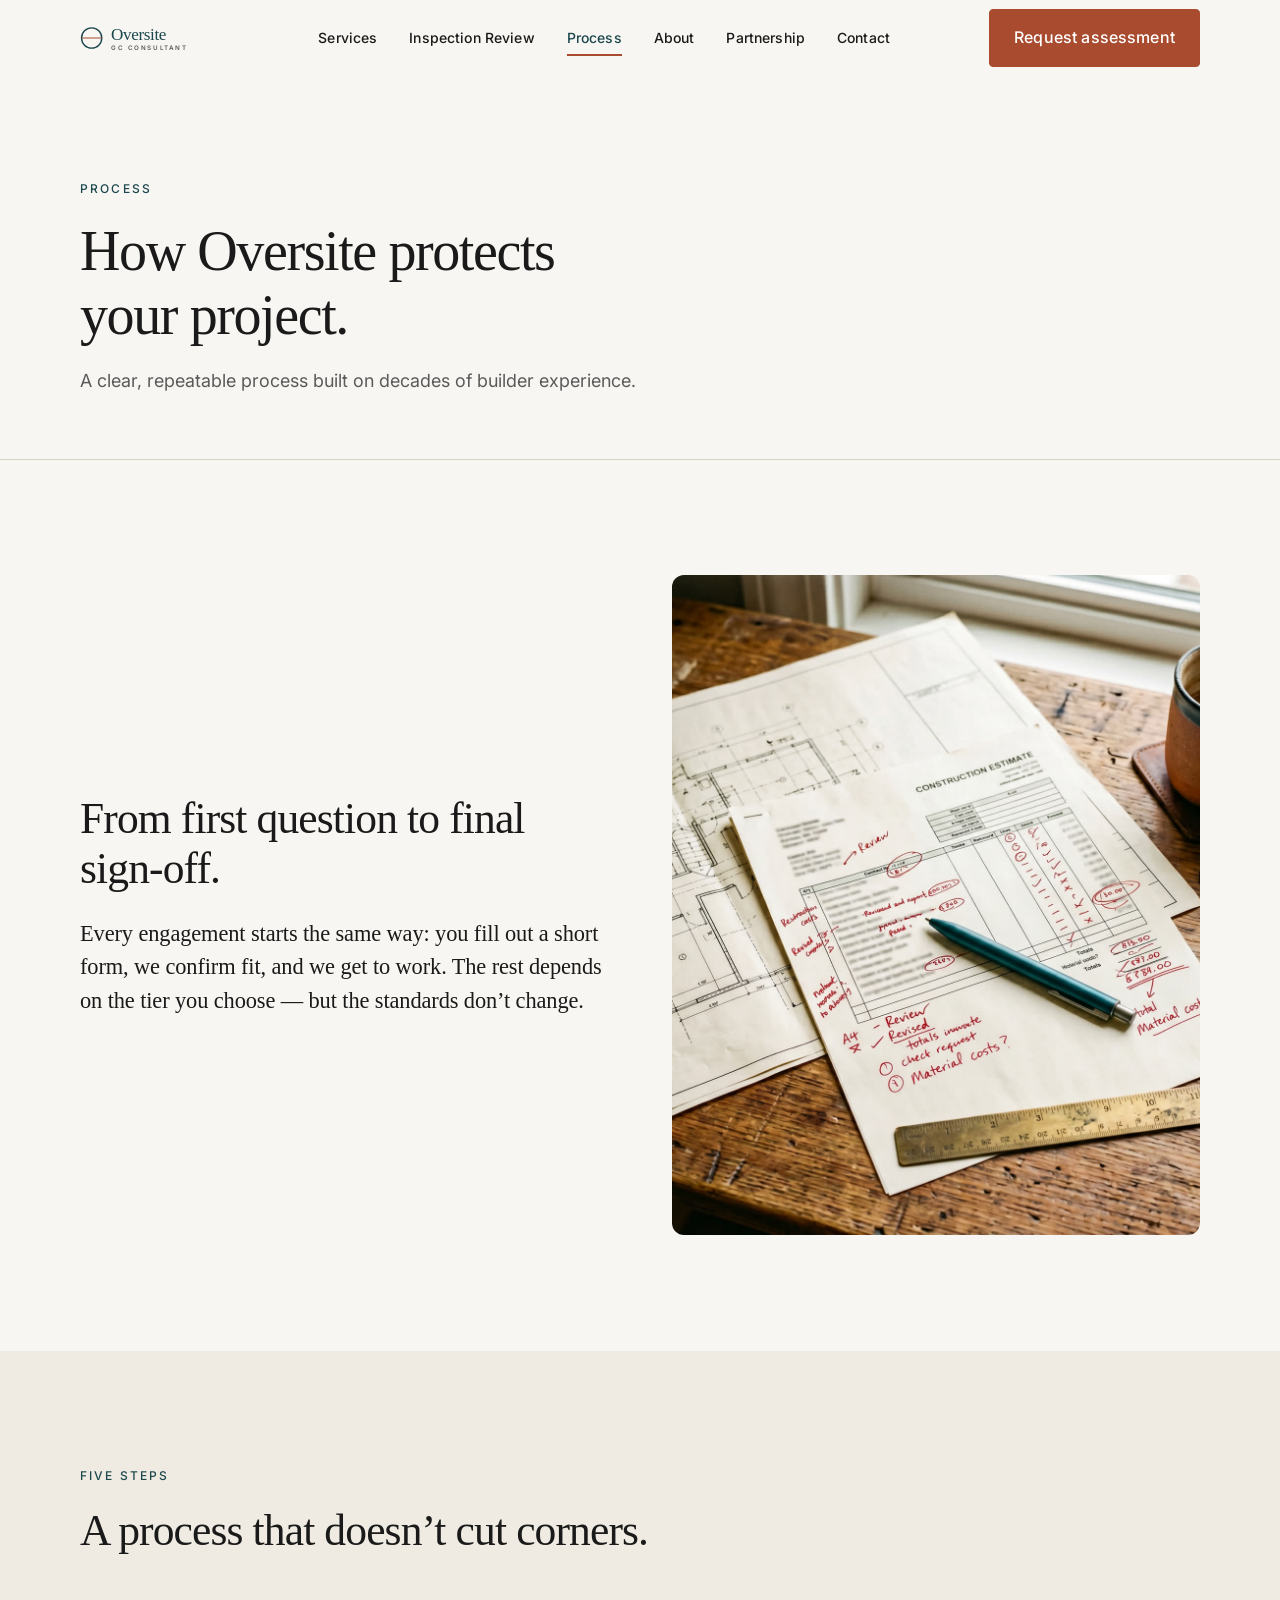
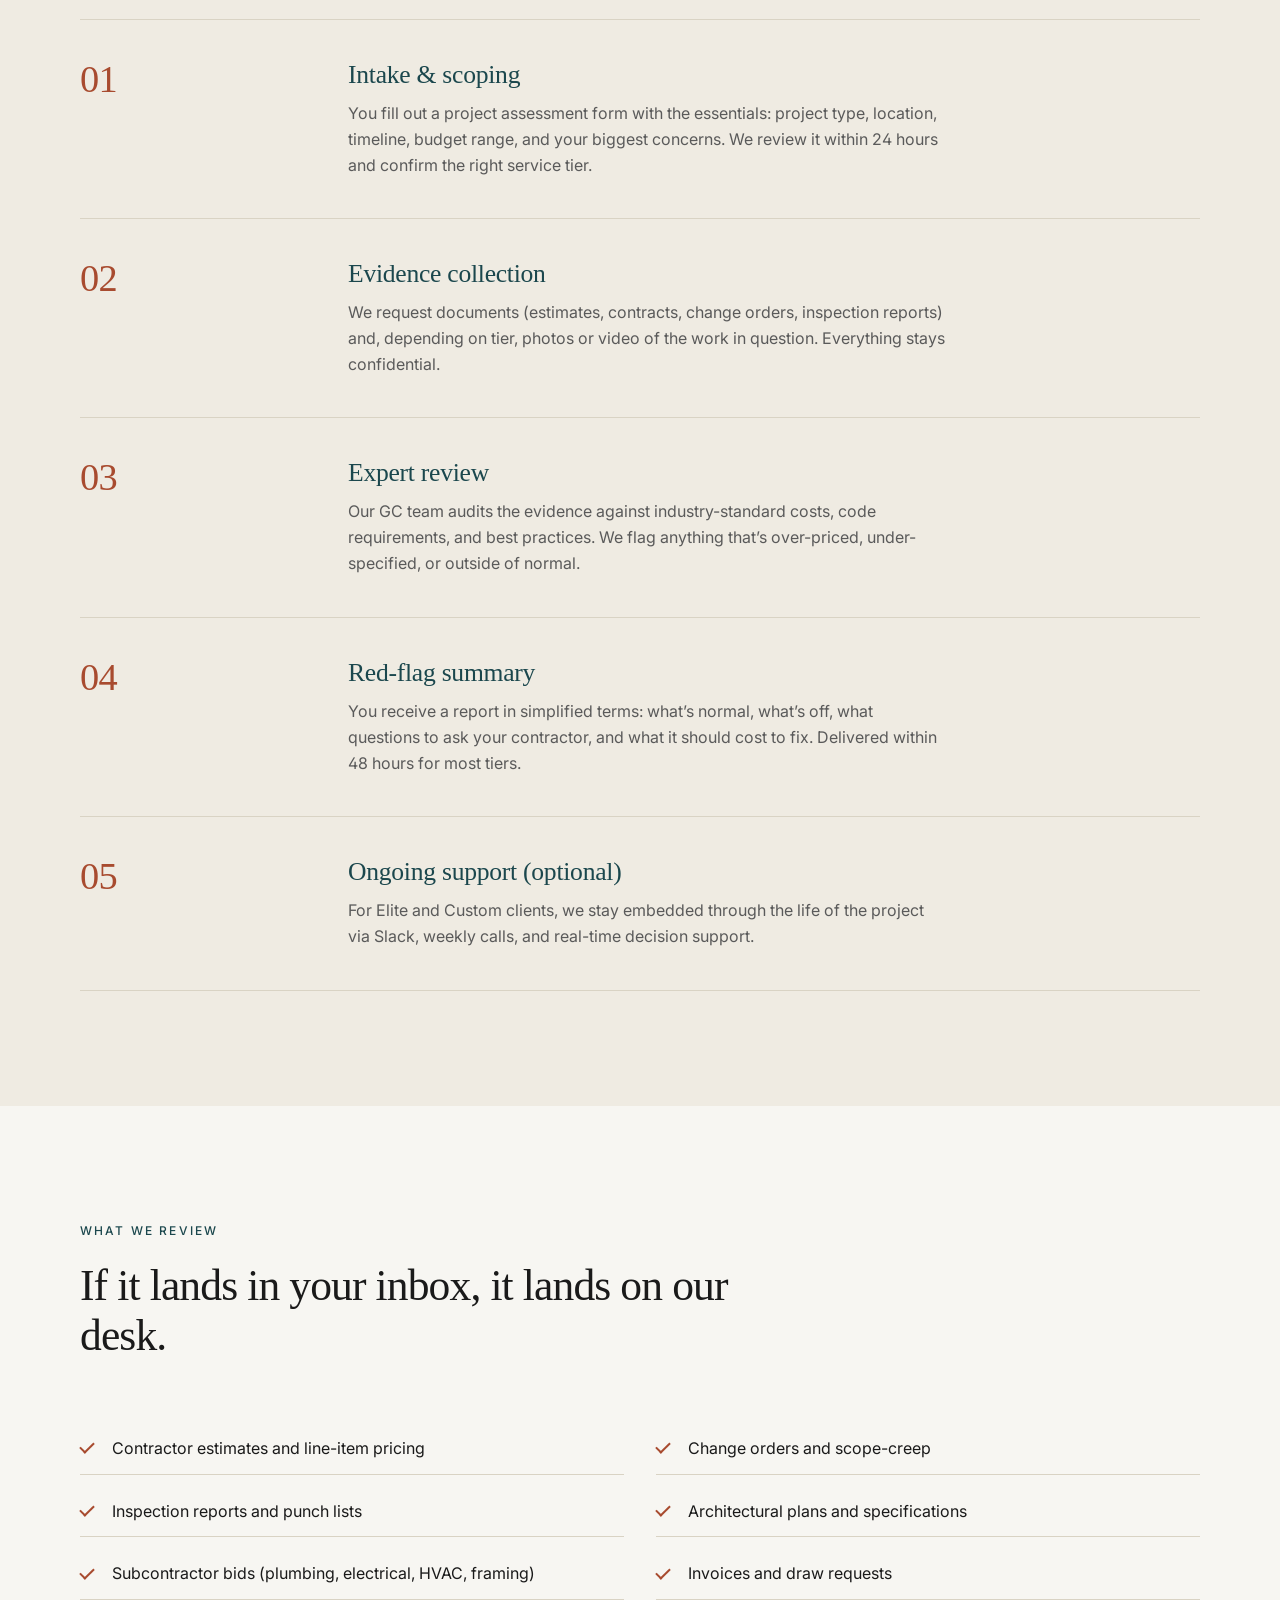
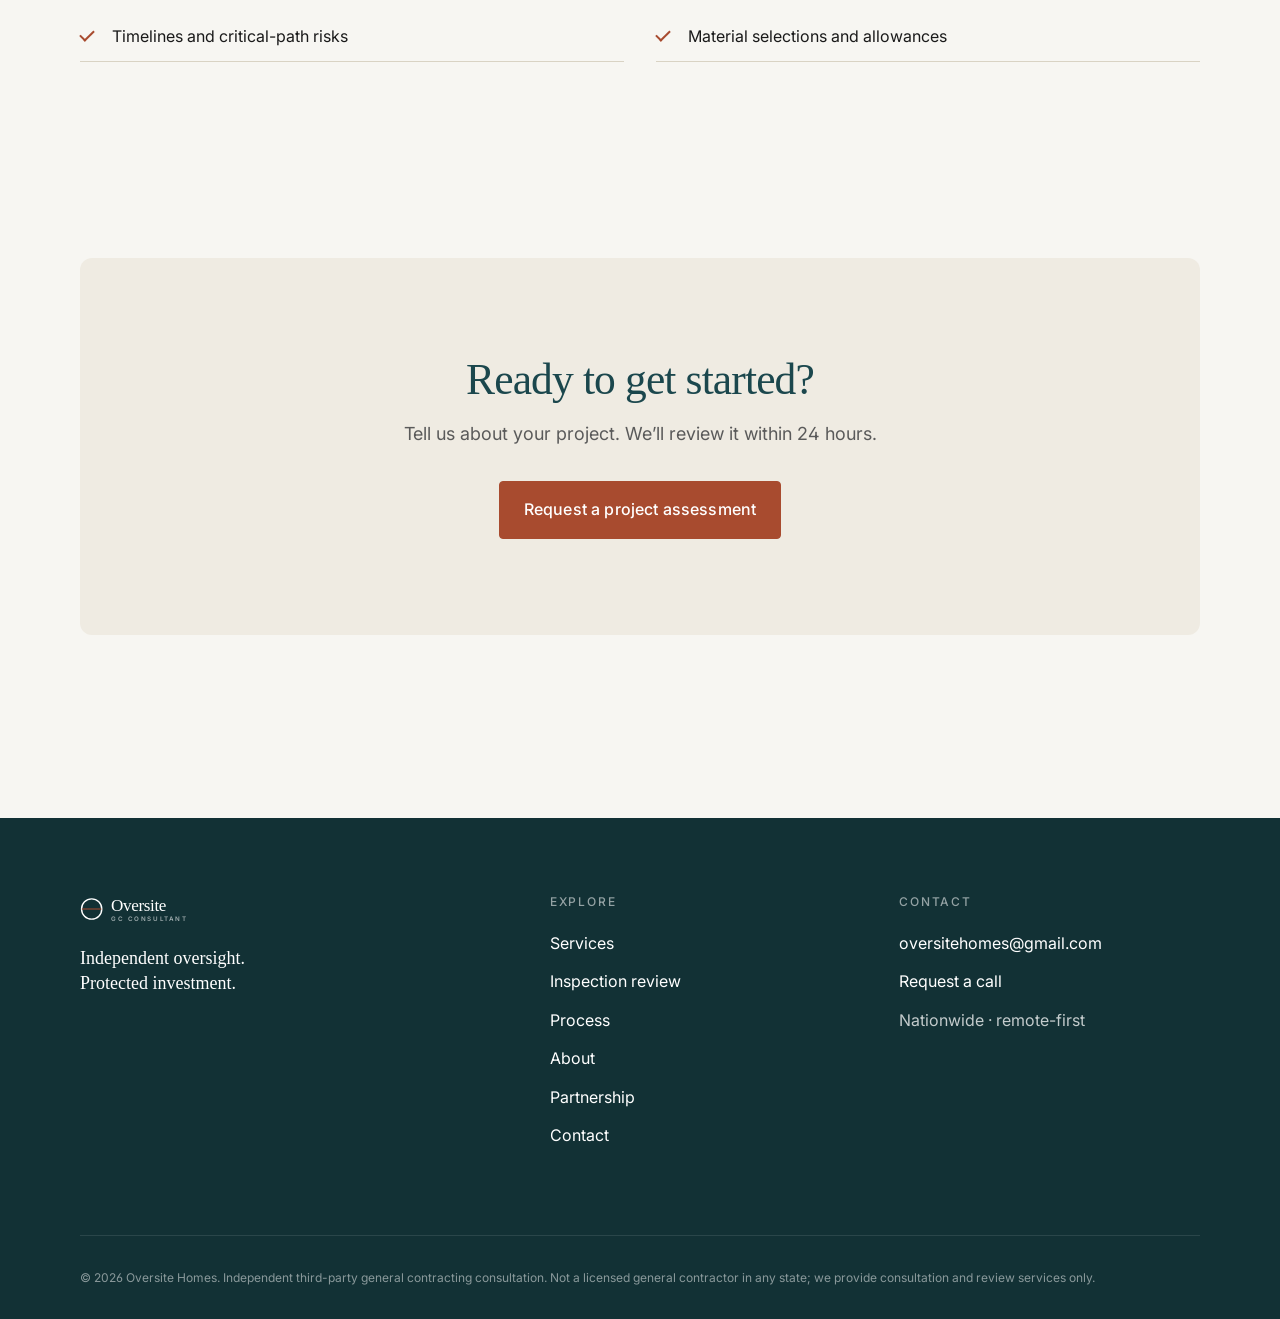
<file: process.html>
<!doctype html>
<html lang="en">
<head>
  <meta charset="utf-8" />
  <meta name="viewport" content="width=device-width, initial-scale=1" />
  <title>Process — Oversite Homes</title>
  <meta name="description" content="How Oversite protects your project. A clear, repeatable process built on decades of builder experience." />
  <link rel="icon" type="image/svg+xml" href="assets/favicon.svg" />
  <meta name="theme-color" content="#F7F6F2" />
  <!-- Fonts: Fraunces (Fontshare) + Inter (Google) -->
  <link rel="preconnect" href="https://fonts.googleapis.com" />
  <link rel="preconnect" href="https://fonts.gstatic.com" crossorigin />
  <link rel="preconnect" href="https://api.fontshare.com" />
  <link href="https://fonts.googleapis.com/css2?family=Inter:wght@400;500;600;700&display=swap" rel="stylesheet" />
  <link href="https://api.fontshare.com/v2/css?f[]=fraunces@400,500,600&display=swap" rel="stylesheet" />
  <link rel="stylesheet" href="assets/css/styles.css" />
  <meta property="og:title" content="Process — Oversite Homes" />
  <meta property="og:description" content="How Oversite protects your project. A clear, repeatable process built on decades of builder experience." />
  <meta property="og:type" content="website" />
</head>
<body>
<a class="visually-hidden" href="#main">Skip to main content</a>
<header class="site-header">
  <div class="container nav-inner">
    <a href="index.html" class="brand" aria-label="Oversite Homes home">
      <svg viewBox="0 0 220 36" xmlns="http://www.w3.org/2000/svg" aria-hidden="true" focusable="false">
  <!-- architectural mark: circle with crossbar -->
  <g transform="translate(0,2)">
    <circle cx="15" cy="16" r="13" fill="none" stroke="#1B474D" stroke-width="1.8"/>
    <line x1="3" y1="16" x2="27" y2="16" stroke="#A84B2F" stroke-width="1.6" stroke-linecap="round"/>
  </g>
  <!-- wordmark -->
  <text x="40" y="21" font-family="Fraunces, Georgia, serif" font-weight="500" font-size="22" fill="#1B474D" letter-spacing="-0.5">Oversite</text>
  <text x="40" y="33" font-family="Inter, sans-serif" font-weight="600" font-size="8" fill="#5A5A5A" letter-spacing="2">GC CONSULTANT</text>
</svg>
    </a>
    <button class="nav-toggle" aria-expanded="false" aria-controls="primary-nav" aria-label="Toggle menu">
      <span></span>
    </button>
    <nav class="primary-nav" id="primary-nav" aria-label="Primary">
      <ul>
        <li><a href="services.html">Services</a></li>
        <li><a href="inspection-review.html">Inspection Review</a></li>
        <li><a href="process.html">Process</a></li>
        <li><a href="about.html">About</a></li>
        <li><a href="partnership.html">Partnership</a></li>
        <li><a href="contact.html">Contact</a></li>
        <li><a href="contact.html" class="btn btn-primary mobile-cta">Request assessment</a></li>
      </ul>
    </nav>
    <a href="contact.html" class="btn btn-primary nav-cta">Request assessment</a>
  </div>
</header>

<main id="main">
  <header class="page-header">
    <div class="container">
      <p class="eyebrow reveal is-in">Process</p>
      <h1 class="reveal is-in">How Oversite protects your project.</h1>
      <p class="lede reveal is-in">A clear, repeatable process built on decades of builder experience.</p>
    </div>
  </header>

  <section>
    <div class="container">
      <div class="two-col reveal">
        <div class="story-copy">
          <h2 style="margin-bottom: 1.5rem;">From first question to final sign-off.</h2>
          <p class="lede">Every engagement starts the same way: you fill out a short form, we confirm fit, and we get to work. The rest depends on the tier you choose &mdash; but the standards don&rsquo;t change.</p>
        </div>
        <div class="media"><img src="assets/images/process.jpg" alt="A builder reviewing architectural blueprints at a wooden table with warm natural light" loading="lazy"/></div>
      </div>
    </div>
  </section>

  <section style="background: var(--surface-alt);">
    <div class="container">
      <div class="section-head reveal">
        <p class="eyebrow">Five steps</p>
        <h2>A process that doesn&rsquo;t cut corners.</h2>
      </div>
      <div class="steps-long">
        <div class="step-long reveal">
          <div class="step-num">01</div>
          <div>
            <h3>Intake &amp; scoping</h3>
            <p>You fill out a project assessment form with the essentials: project type, location, timeline, budget range, and your biggest concerns. We review it within 24 hours and confirm the right service tier.</p>
          </div>
        </div>
        <div class="step-long reveal">
          <div class="step-num">02</div>
          <div>
            <h3>Evidence collection</h3>
            <p>We request documents (estimates, contracts, change orders, inspection reports) and, depending on tier, photos or video of the work in question. Everything stays confidential.</p>
          </div>
        </div>
        <div class="step-long reveal">
          <div class="step-num">03</div>
          <div>
            <h3>Expert review</h3>
            <p>Our GC team audits the evidence against industry-standard costs, code requirements, and best practices. We flag anything that&rsquo;s over-priced, under-specified, or outside of normal.</p>
          </div>
        </div>
        <div class="step-long reveal">
          <div class="step-num">04</div>
          <div>
            <h3>Red-flag summary</h3>
            <p>You receive a report in simplified terms: what&rsquo;s normal, what&rsquo;s off, what questions to ask your contractor, and what it should cost to fix. Delivered within 48 hours for most tiers.</p>
          </div>
        </div>
        <div class="step-long reveal">
          <div class="step-num">05</div>
          <div>
            <h3>Ongoing support (optional)</h3>
            <p>For Elite and Custom clients, we stay embedded through the life of the project via Slack, weekly calls, and real-time decision support.</p>
          </div>
        </div>
      </div>
    </div>
  </section>

  <section>
    <div class="container">
      <div class="section-head reveal">
        <p class="eyebrow">What we review</p>
        <h2>If it lands in your inbox, it lands on our desk.</h2>
      </div>
      <ul class="checklist reveal"><li>Contractor estimates and line-item pricing</li><li>Change orders and scope-creep</li><li>Inspection reports and punch lists</li><li>Architectural plans and specifications</li><li>Subcontractor bids (plumbing, electrical, HVAC, framing)</li><li>Invoices and draw requests</li><li>Timelines and critical-path risks</li><li>Material selections and allowances</li></ul>
    </div>
  </section>

  <section class="tight">
    <div class="container">
      <div class="cta-band reveal">
        <h2>Ready to get started?</h2>
        <p>Tell us about your project. We&rsquo;ll review it within 24 hours.</p>
        <a href="contact.html" class="btn btn-primary">Request a project assessment</a>
      </div>
    </div>
  </section>

</main>

<footer class="site-footer">
  <div class="container">
    <div class="footer-inner">
      <div>
        <div class="brand"><svg viewBox="0 0 220 36" xmlns="http://www.w3.org/2000/svg" aria-hidden="true" focusable="false">
  <g transform="translate(0,2)">
    <circle cx="15" cy="16" r="13" fill="none" stroke="#FFFFFF" stroke-width="1.8"/>
    <line x1="3" y1="16" x2="27" y2="16" stroke="#A84B2F" stroke-width="1.6" stroke-linecap="round"/>
  </g>
  <text x="40" y="21" font-family="Fraunces, Georgia, serif" font-weight="500" font-size="22" fill="#FFFFFF" letter-spacing="-0.5">Oversite</text>
  <text x="40" y="33" font-family="Inter, sans-serif" font-weight="600" font-size="8" fill="rgba(255,255,255,0.6)" letter-spacing="2">GC CONSULTANT</text>
</svg></div>
        <p class="tagline">Independent oversight.<br/>Protected investment.</p>
      </div>
      <div>
        <h4>Explore</h4>
        <ul>
          <li><a href="services.html">Services</a></li>
          <li><a href="inspection-review.html">Inspection review</a></li>
          <li><a href="process.html">Process</a></li>
          <li><a href="about.html">About</a></li>
          <li><a href="partnership.html">Partnership</a></li>
          <li><a href="contact.html">Contact</a></li>
        </ul>
      </div>
      <div>
        <h4>Contact</h4>
        <ul>
          <li><a href="mailto:oversitehomes@gmail.com">oversitehomes@gmail.com</a></li>
          <li><a href="contact.html">Request a call</a></li>
          <li>Nationwide · remote-first</li>
        </ul>
      </div>
      <p class="legal">© 2026 Oversite Homes. Independent third-party general contracting consultation. Not a licensed general contractor in any state; we provide consultation and review services only.</p>
    </div>
  </div>
</footer>
<script src="assets/js/main.js" defer></script>
</body>
</html>
</file>
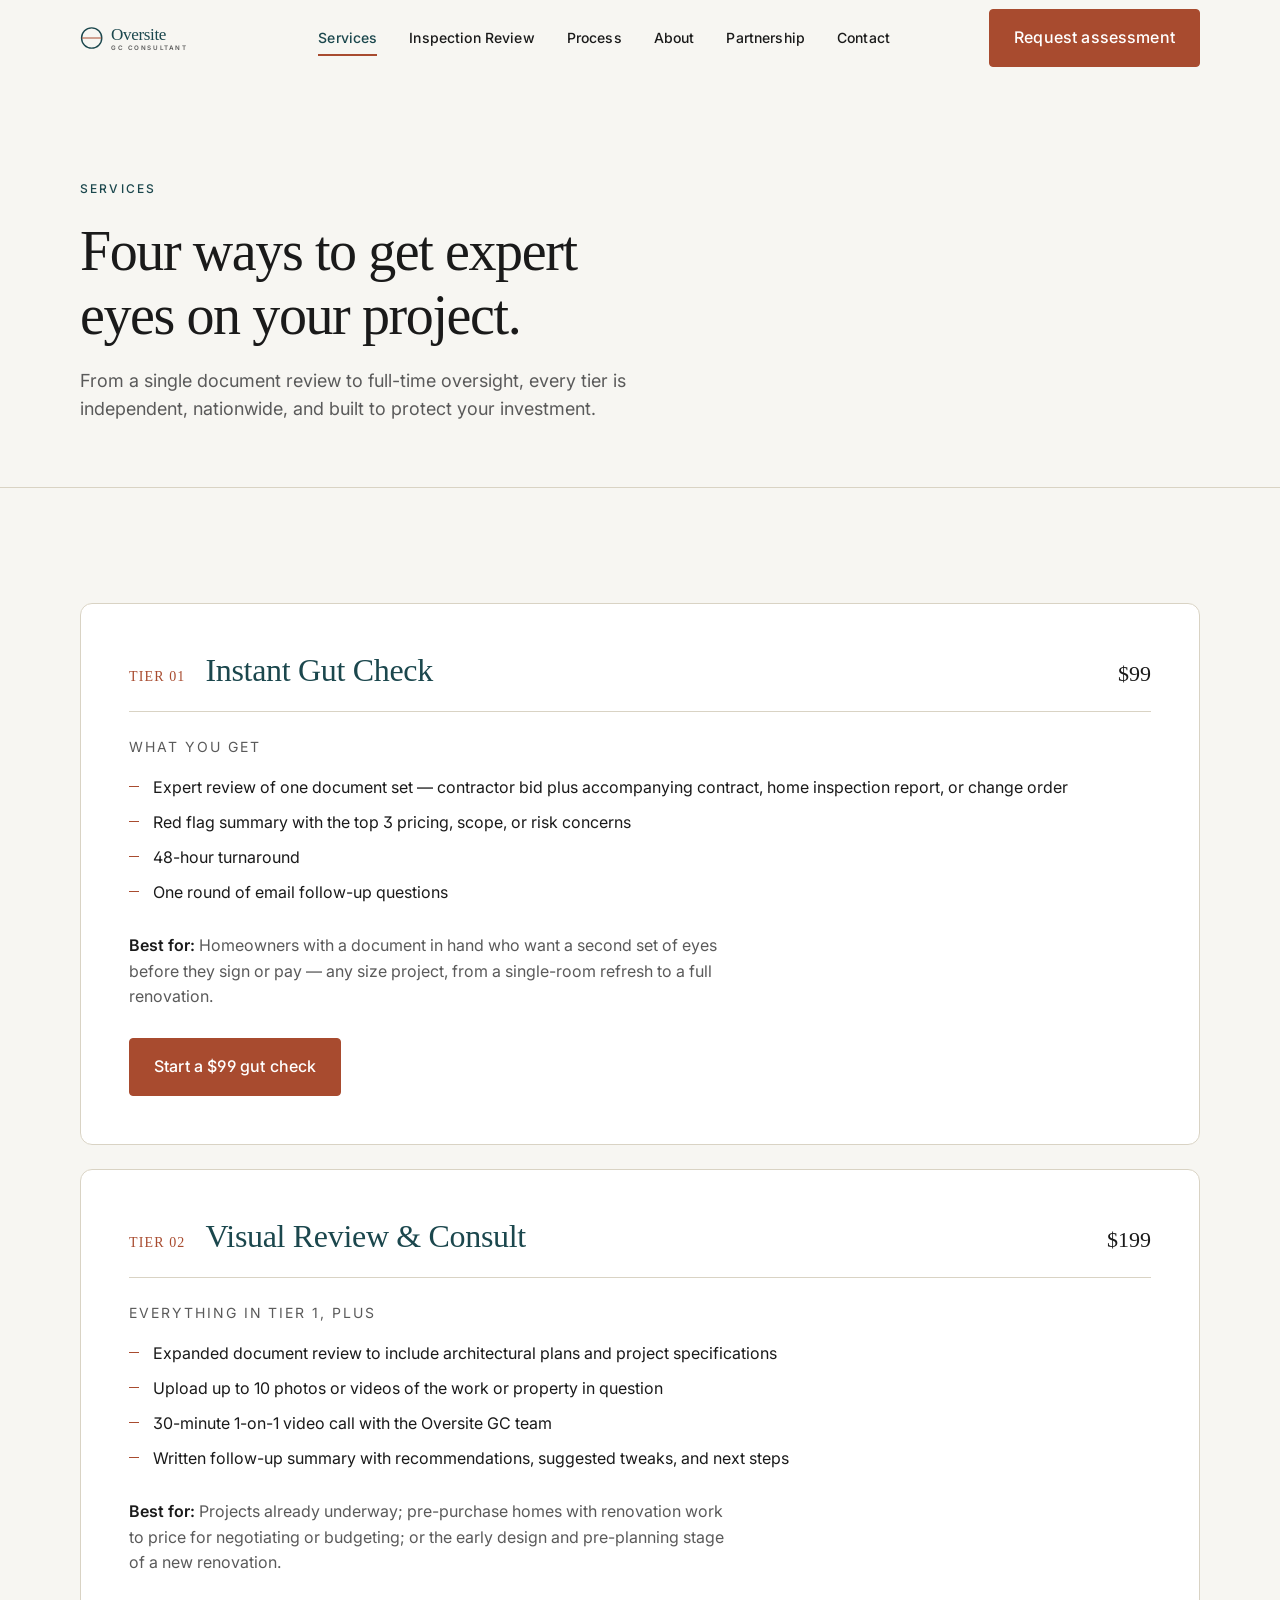
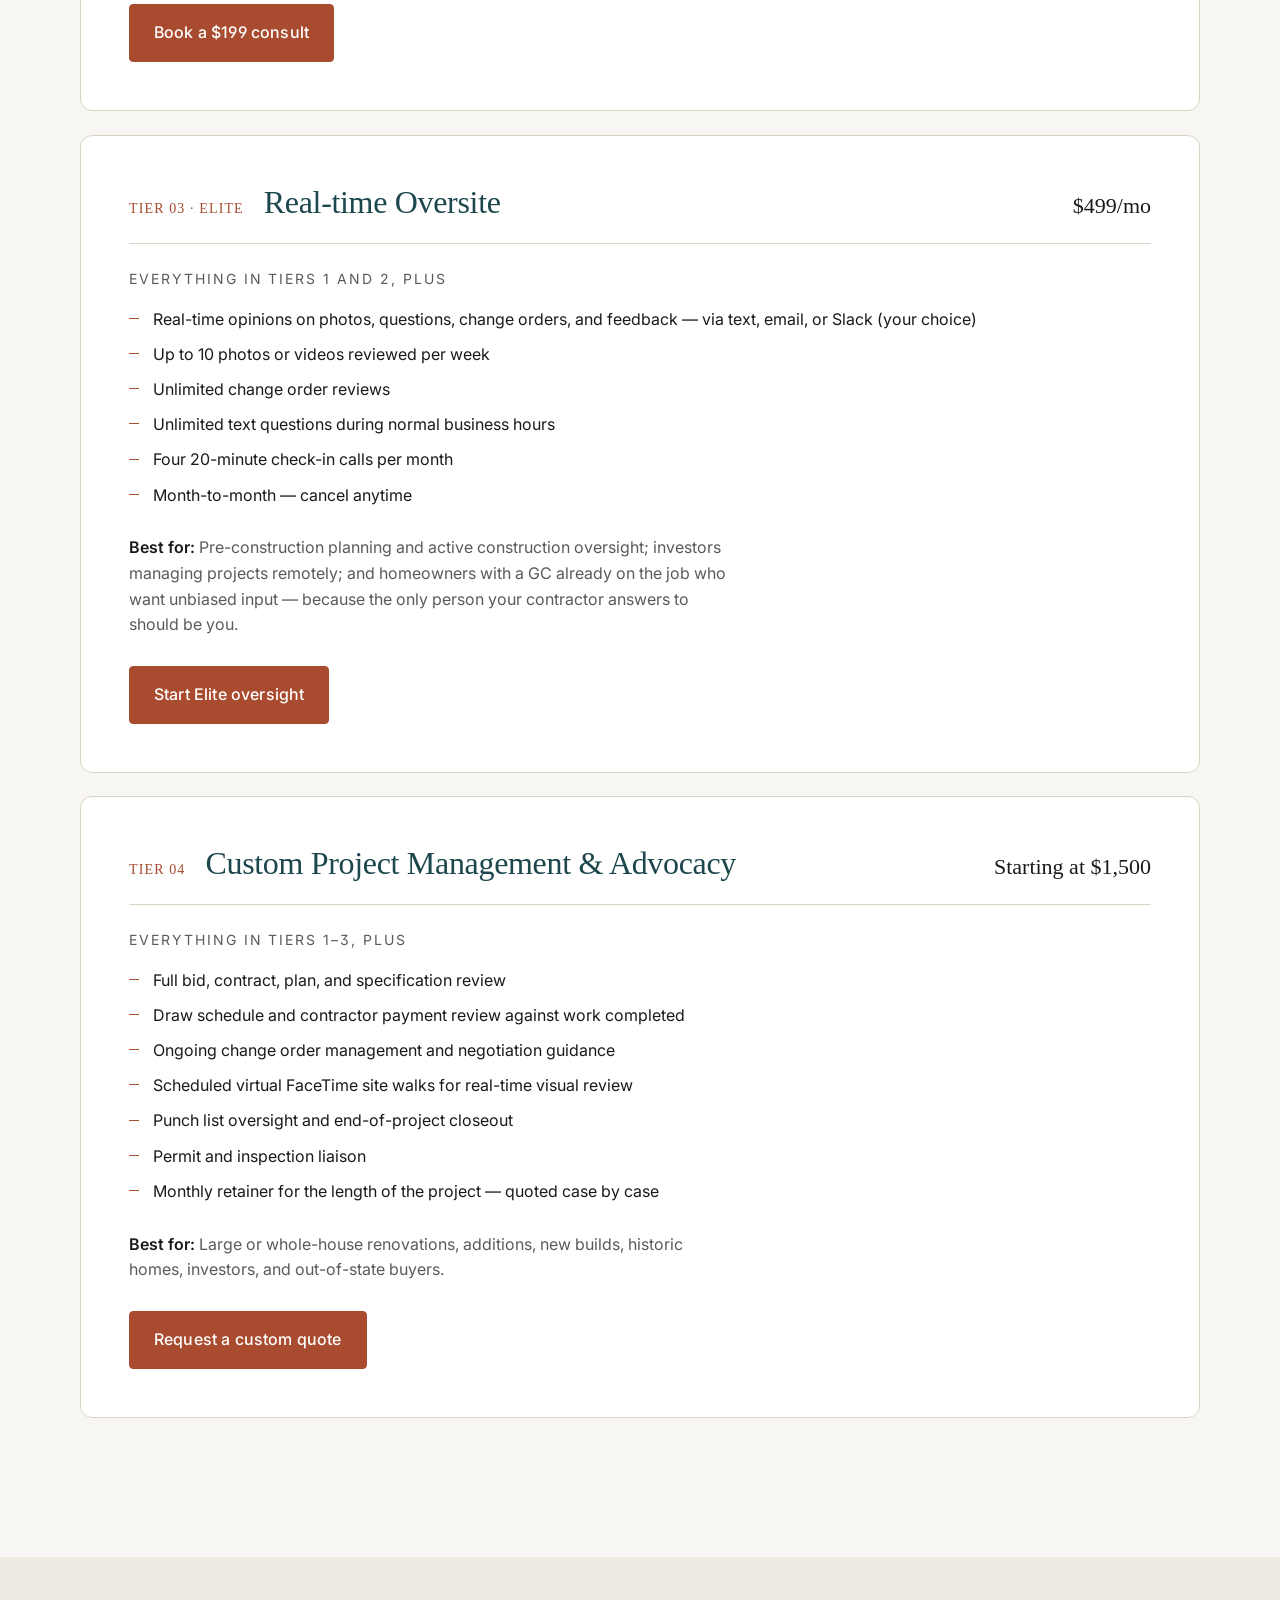
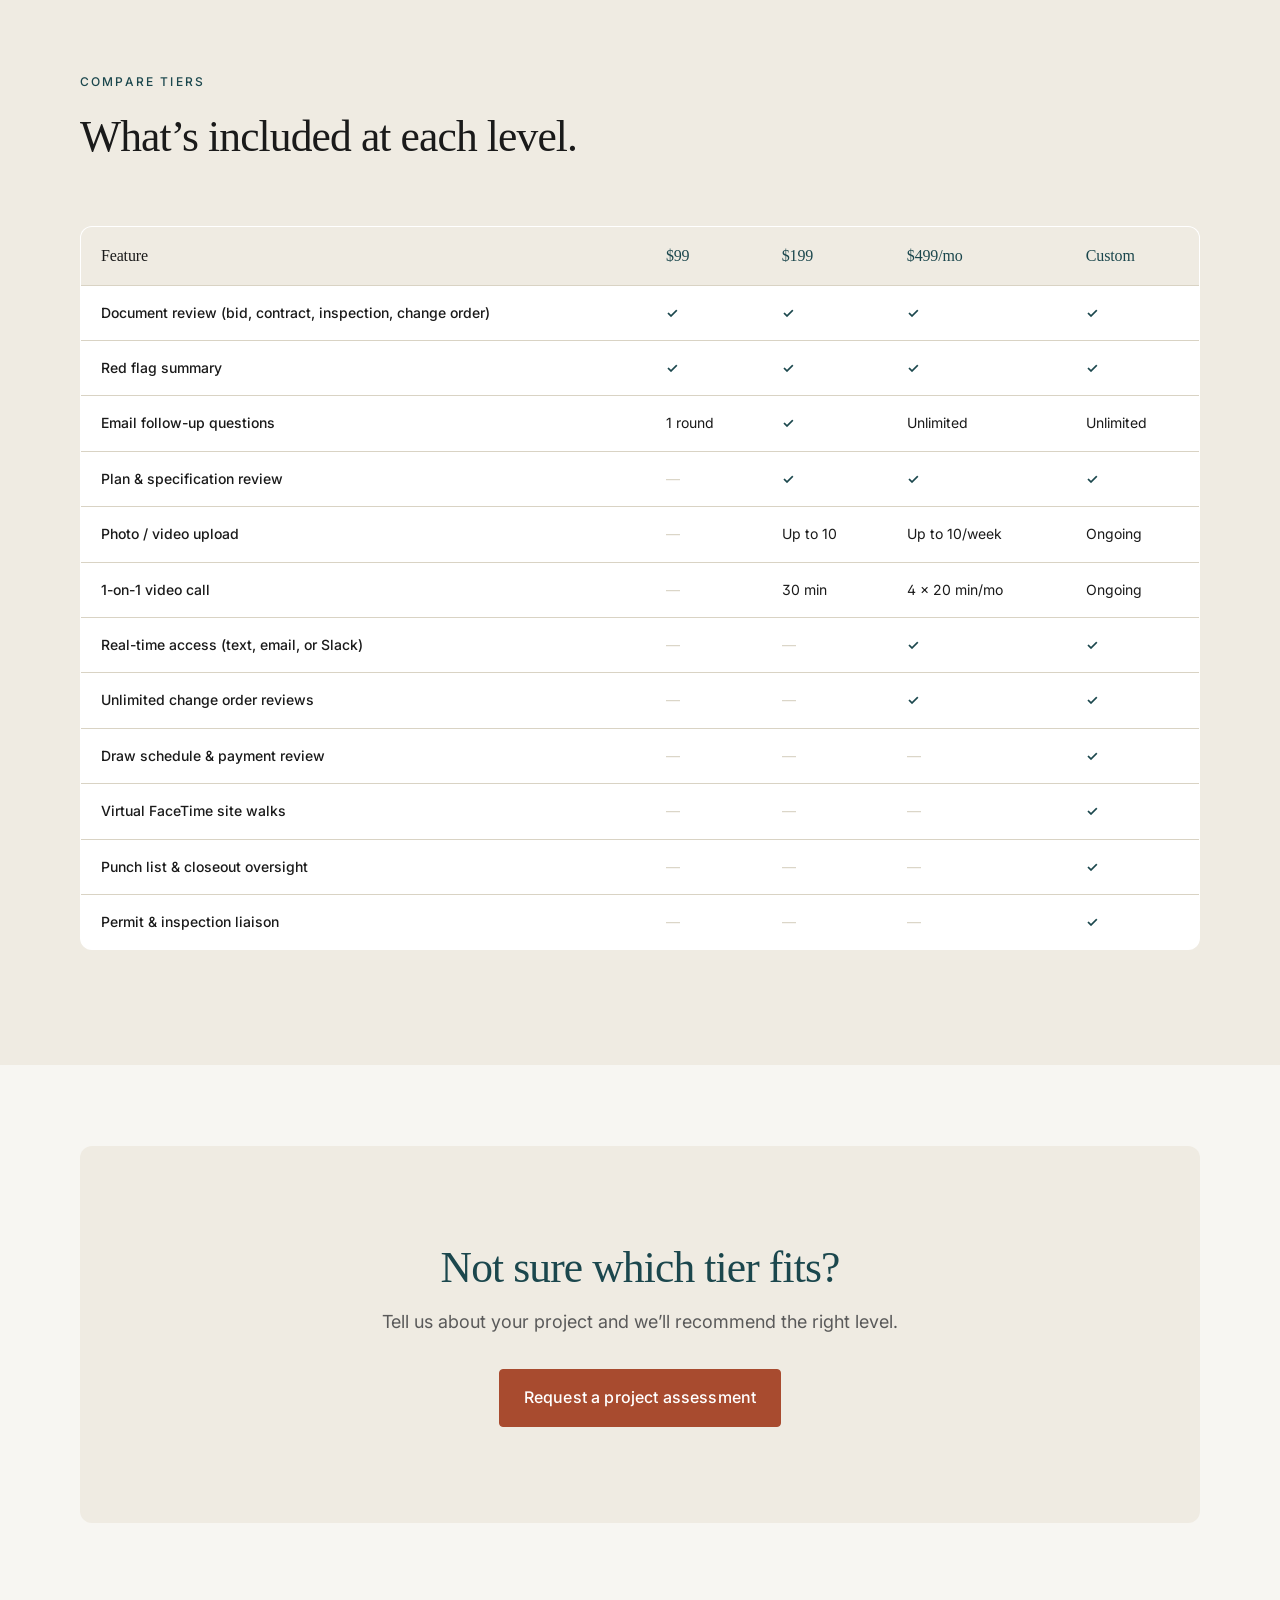
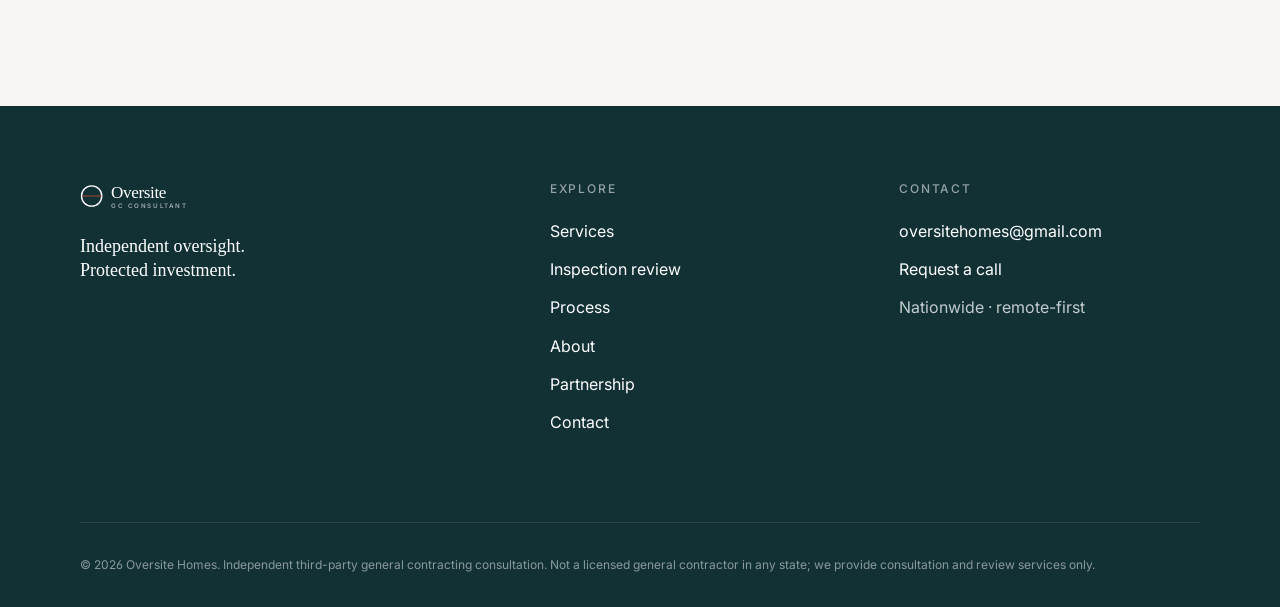
<file: services.html>
<!doctype html>
<html lang="en">
<head>
  <meta charset="utf-8" />
  <meta name="viewport" content="width=device-width, initial-scale=1" />
  <title>Services — Oversite Homes</title>
  <meta name="description" content="Four ways to get expert eyes on your project. Document gut check, visual review and consult, real-time oversight, and custom project management." />
  <link rel="icon" type="image/svg+xml" href="assets/favicon.svg" />
  <meta name="theme-color" content="#F7F6F2" />
  <!-- Fonts: Fraunces (Fontshare) + Inter (Google) -->
  <link rel="preconnect" href="https://fonts.googleapis.com" />
  <link rel="preconnect" href="https://fonts.gstatic.com" crossorigin />
  <link rel="preconnect" href="https://api.fontshare.com" />
  <link href="https://fonts.googleapis.com/css2?family=Inter:wght@400;500;600;700&display=swap" rel="stylesheet" />
  <link href="https://api.fontshare.com/v2/css?f[]=fraunces@400,500,600&display=swap" rel="stylesheet" />
  <link rel="stylesheet" href="assets/css/styles.css" />
  <meta property="og:title" content="Services — Oversite Homes" />
  <meta property="og:description" content="Four ways to get expert eyes on your project. Document gut check, visual review and consult, real-time oversight, and custom project management." />
  <meta property="og:type" content="website" />
</head>
<body>
<a class="visually-hidden" href="#main">Skip to main content</a>
<header class="site-header">
  <div class="container nav-inner">
    <a href="index.html" class="brand" aria-label="Oversite Homes home">
      <svg viewBox="0 0 220 36" xmlns="http://www.w3.org/2000/svg" aria-hidden="true" focusable="false">
  <!-- architectural mark: circle with crossbar -->
  <g transform="translate(0,2)">
    <circle cx="15" cy="16" r="13" fill="none" stroke="#1B474D" stroke-width="1.8"/>
    <line x1="3" y1="16" x2="27" y2="16" stroke="#A84B2F" stroke-width="1.6" stroke-linecap="round"/>
  </g>
  <!-- wordmark -->
  <text x="40" y="21" font-family="Fraunces, Georgia, serif" font-weight="500" font-size="22" fill="#1B474D" letter-spacing="-0.5">Oversite</text>
  <text x="40" y="33" font-family="Inter, sans-serif" font-weight="600" font-size="8" fill="#5A5A5A" letter-spacing="2">GC CONSULTANT</text>
</svg>
    </a>
    <button class="nav-toggle" aria-expanded="false" aria-controls="primary-nav" aria-label="Toggle menu">
      <span></span>
    </button>
    <nav class="primary-nav" id="primary-nav" aria-label="Primary">
      <ul>
        <li><a href="services.html">Services</a></li>
        <li><a href="inspection-review.html">Inspection Review</a></li>
        <li><a href="process.html">Process</a></li>
        <li><a href="about.html">About</a></li>
        <li><a href="partnership.html">Partnership</a></li>
        <li><a href="contact.html">Contact</a></li>
        <li><a href="contact.html" class="btn btn-primary mobile-cta">Request assessment</a></li>
      </ul>
    </nav>
    <a href="contact.html" class="btn btn-primary nav-cta">Request assessment</a>
  </div>
</header>

<main id="main">
  <header class="page-header">
    <div class="container">
      <p class="eyebrow reveal is-in">Services</p>
      <h1 class="reveal is-in">Four ways to get expert eyes on your project.</h1>
      <p class="lede reveal is-in">From a single document review to full-time oversight, every tier is independent, nationwide, and built to protect your investment.</p>
    </div>
  </header>

  <section>
    <div class="container">

      <article id="tier-59" class="tier-detail reveal">
        <div class="tier-detail-head">
          <span class="num">Tier 01</span>
          <h3>Instant Gut Check</h3>
          <span class="price">$99</span>
        </div>
        <p class="what-you-get">What you get</p>
        <ul class="bullets">
          <li>Expert review of one document set &mdash; contractor bid plus accompanying contract, home inspection report, or change order</li>
          <li>Red flag summary with the top 3 pricing, scope, or risk concerns</li>
          <li>48-hour turnaround</li>
          <li>One round of email follow-up questions</li>
        </ul>
        <p class="best-for"><strong>Best for:</strong> Homeowners with a document in hand who want a second set of eyes before they sign or pay &mdash; any size project, from a single-room refresh to a full renovation.</p>
        <a href="contact.html" class="btn btn-primary">Start a $99 gut check</a>
      </article>

      <article id="tier-199" class="tier-detail reveal">
        <div class="tier-detail-head">
          <span class="num">Tier 02</span>
          <h3>Visual Review &amp; Consult</h3>
          <span class="price">$199</span>
        </div>
        <p class="what-you-get">Everything in Tier 1, plus</p>
        <ul class="bullets">
          <li>Expanded document review to include architectural plans and project specifications</li>
          <li>Upload up to 10 photos or videos of the work or property in question</li>
          <li>30-minute 1-on-1 video call with the Oversite GC team</li>
          <li>Written follow-up summary with recommendations, suggested tweaks, and next steps</li>
        </ul>
        <p class="best-for"><strong>Best for:</strong> Projects already underway; pre-purchase homes with renovation work to price for negotiating or budgeting; or the early design and pre-planning stage of a new renovation.</p>
        <a href="contact.html" class="btn btn-primary">Book a $199 consult</a>
      </article>

      <article id="tier-499" class="tier-detail reveal">
        <div class="tier-detail-head">
          <span class="num">Tier 03 · Elite</span>
          <h3>Real-time Oversite</h3>
          <span class="price">$499/mo</span>
        </div>
        <p class="what-you-get">Everything in Tiers 1 and 2, plus</p>
        <ul class="bullets">
          <li>Real-time opinions on photos, questions, change orders, and feedback &mdash; via text, email, or Slack (your choice)</li>
          <li>Up to 10 photos or videos reviewed per week</li>
          <li>Unlimited change order reviews</li>
          <li>Unlimited text questions during normal business hours</li>
          <li>Four 20-minute check-in calls per month</li>
          <li>Month-to-month &mdash; cancel anytime</li>
        </ul>
        <p class="best-for"><strong>Best for:</strong> Pre-construction planning and active construction oversight; investors managing projects remotely; and homeowners with a GC already on the job who want unbiased input &mdash; because the only person your contractor answers to should be you.</p>
        <a href="contact.html" class="btn btn-primary">Start Elite oversight</a>
      </article>

      <article id="tier-custom" class="tier-detail reveal">
        <div class="tier-detail-head">
          <span class="num">Tier 04</span>
          <h3>Custom Project Management &amp; Advocacy</h3>
          <span class="price">Starting at $1,500</span>
        </div>
        <p class="what-you-get">Everything in Tiers 1&ndash;3, plus</p>
        <ul class="bullets">
          <li>Full bid, contract, plan, and specification review</li>
          <li>Draw schedule and contractor payment review against work completed</li>
          <li>Ongoing change order management and negotiation guidance</li>
          <li>Scheduled virtual FaceTime site walks for real-time visual review</li>
          <li>Punch list oversight and end-of-project closeout</li>
          <li>Permit and inspection liaison</li>
          <li>Monthly retainer for the length of the project &mdash; quoted case by case</li>
        </ul>
        <p class="best-for"><strong>Best for:</strong> Large or whole-house renovations, additions, new builds, historic homes, investors, and out-of-state buyers.</p>
        <a href="contact.html" class="btn btn-primary">Request a custom quote</a>
      </article>

    </div>
  </section>

  <!-- Comparison table -->
  <section style="background: var(--surface-alt);">
    <div class="container">
      <div class="section-head reveal">
        <p class="eyebrow">Compare tiers</p>
        <h2>What&rsquo;s included at each level.</h2>
      </div>
      <div class="compare-wrap reveal">
        <table class="compare" aria-label="Tier feature comparison">
          <thead>
            <tr>
              <th>Feature</th>
              <th>$99</th>
              <th>$199</th>
              <th>$499/mo</th>
              <th>Custom</th>
            </tr>
          </thead>
          <tbody>
            <tr><td>Document review (bid, contract, inspection, change order)</td><td class="check">&#10003;</td><td class="check">&#10003;</td><td class="check">&#10003;</td><td class="check">&#10003;</td></tr>
            <tr><td>Red flag summary</td><td class="check">&#10003;</td><td class="check">&#10003;</td><td class="check">&#10003;</td><td class="check">&#10003;</td></tr>
            <tr><td>Email follow-up questions</td><td>1 round</td><td class="check">&#10003;</td><td>Unlimited</td><td>Unlimited</td></tr>
            <tr><td>Plan &amp; specification review</td><td class="dash">&mdash;</td><td class="check">&#10003;</td><td class="check">&#10003;</td><td class="check">&#10003;</td></tr>
            <tr><td>Photo / video upload</td><td class="dash">&mdash;</td><td>Up to 10</td><td>Up to 10/week</td><td>Ongoing</td></tr>
            <tr><td>1-on-1 video call</td><td class="dash">&mdash;</td><td>30 min</td><td>4 × 20 min/mo</td><td>Ongoing</td></tr>
            <tr><td>Real-time access (text, email, or Slack)</td><td class="dash">&mdash;</td><td class="dash">&mdash;</td><td class="check">&#10003;</td><td class="check">&#10003;</td></tr>
            <tr><td>Unlimited change order reviews</td><td class="dash">&mdash;</td><td class="dash">&mdash;</td><td class="check">&#10003;</td><td class="check">&#10003;</td></tr>
            <tr><td>Draw schedule &amp; payment review</td><td class="dash">&mdash;</td><td class="dash">&mdash;</td><td class="dash">&mdash;</td><td class="check">&#10003;</td></tr>
            <tr><td>Virtual FaceTime site walks</td><td class="dash">&mdash;</td><td class="dash">&mdash;</td><td class="dash">&mdash;</td><td class="check">&#10003;</td></tr>
            <tr><td>Punch list &amp; closeout oversight</td><td class="dash">&mdash;</td><td class="dash">&mdash;</td><td class="dash">&mdash;</td><td class="check">&#10003;</td></tr>
            <tr><td>Permit &amp; inspection liaison</td><td class="dash">&mdash;</td><td class="dash">&mdash;</td><td class="dash">&mdash;</td><td class="check">&#10003;</td></tr>
          </tbody>
        </table>
      </div>
    </div>
  </section>

  <section class="tight">
    <div class="container">
      <div class="cta-band reveal">
        <h2>Not sure which tier fits?</h2>
        <p>Tell us about your project and we&rsquo;ll recommend the right level.</p>
        <a href="contact.html" class="btn btn-primary">Request a project assessment</a>
      </div>
    </div>
  </section>

</main>

<footer class="site-footer">
  <div class="container">
    <div class="footer-inner">
      <div>
        <div class="brand"><svg viewBox="0 0 220 36" xmlns="http://www.w3.org/2000/svg" aria-hidden="true" focusable="false">
  <g transform="translate(0,2)">
    <circle cx="15" cy="16" r="13" fill="none" stroke="#FFFFFF" stroke-width="1.8"/>
    <line x1="3" y1="16" x2="27" y2="16" stroke="#A84B2F" stroke-width="1.6" stroke-linecap="round"/>
  </g>
  <text x="40" y="21" font-family="Fraunces, Georgia, serif" font-weight="500" font-size="22" fill="#FFFFFF" letter-spacing="-0.5">Oversite</text>
  <text x="40" y="33" font-family="Inter, sans-serif" font-weight="600" font-size="8" fill="rgba(255,255,255,0.6)" letter-spacing="2">GC CONSULTANT</text>
</svg></div>
        <p class="tagline">Independent oversight.<br/>Protected investment.</p>
      </div>
      <div>
        <h4>Explore</h4>
        <ul>
          <li><a href="services.html">Services</a></li>
          <li><a href="inspection-review.html">Inspection review</a></li>
          <li><a href="process.html">Process</a></li>
          <li><a href="about.html">About</a></li>
          <li><a href="partnership.html">Partnership</a></li>
          <li><a href="contact.html">Contact</a></li>
        </ul>
      </div>
      <div>
        <h4>Contact</h4>
        <ul>
          <li><a href="mailto:oversitehomes@gmail.com">oversitehomes@gmail.com</a></li>
          <li><a href="contact.html">Request a call</a></li>
          <li>Nationwide · remote-first</li>
        </ul>
      </div>
      <p class="legal">© 2026 Oversite Homes. Independent third-party general contracting consultation. Not a licensed general contractor in any state; we provide consultation and review services only.</p>
    </div>
  </div>
</footer>
<script src="assets/js/main.js" defer></script>
</body>
</html>
</file>
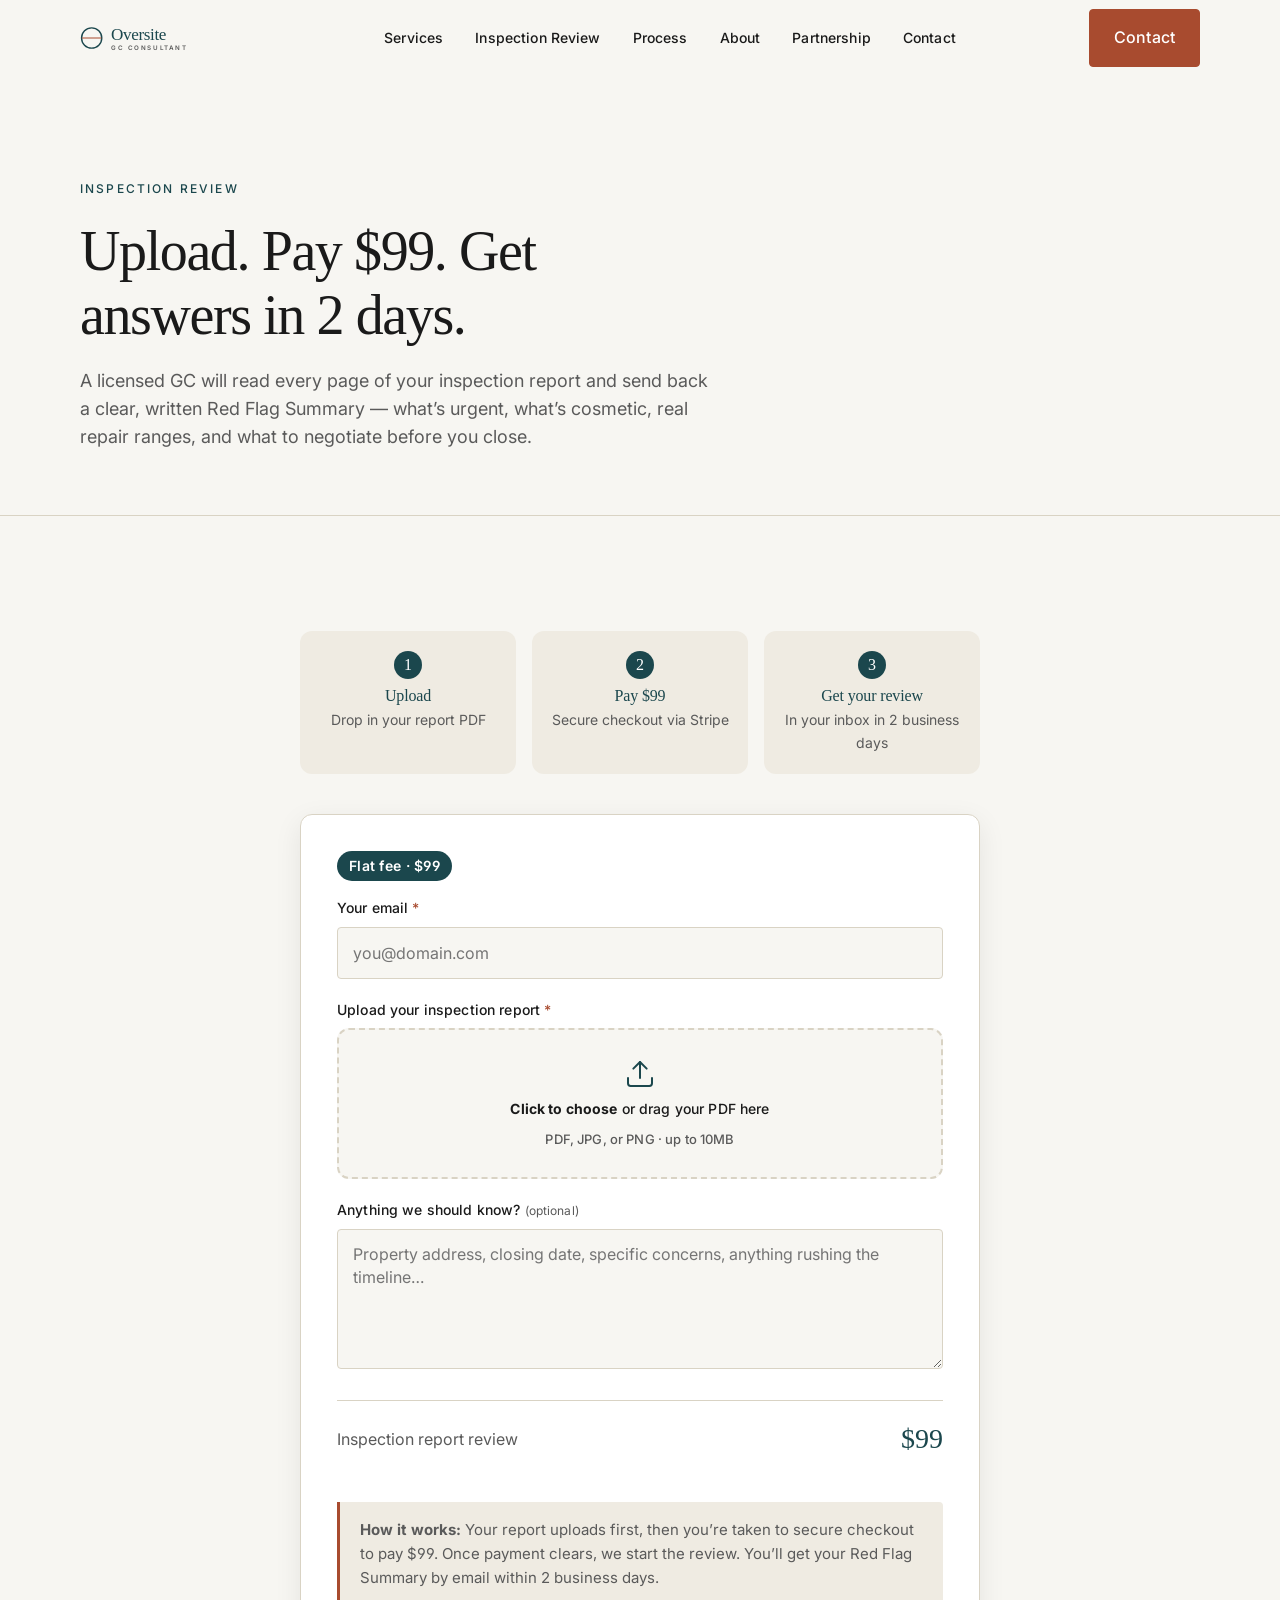
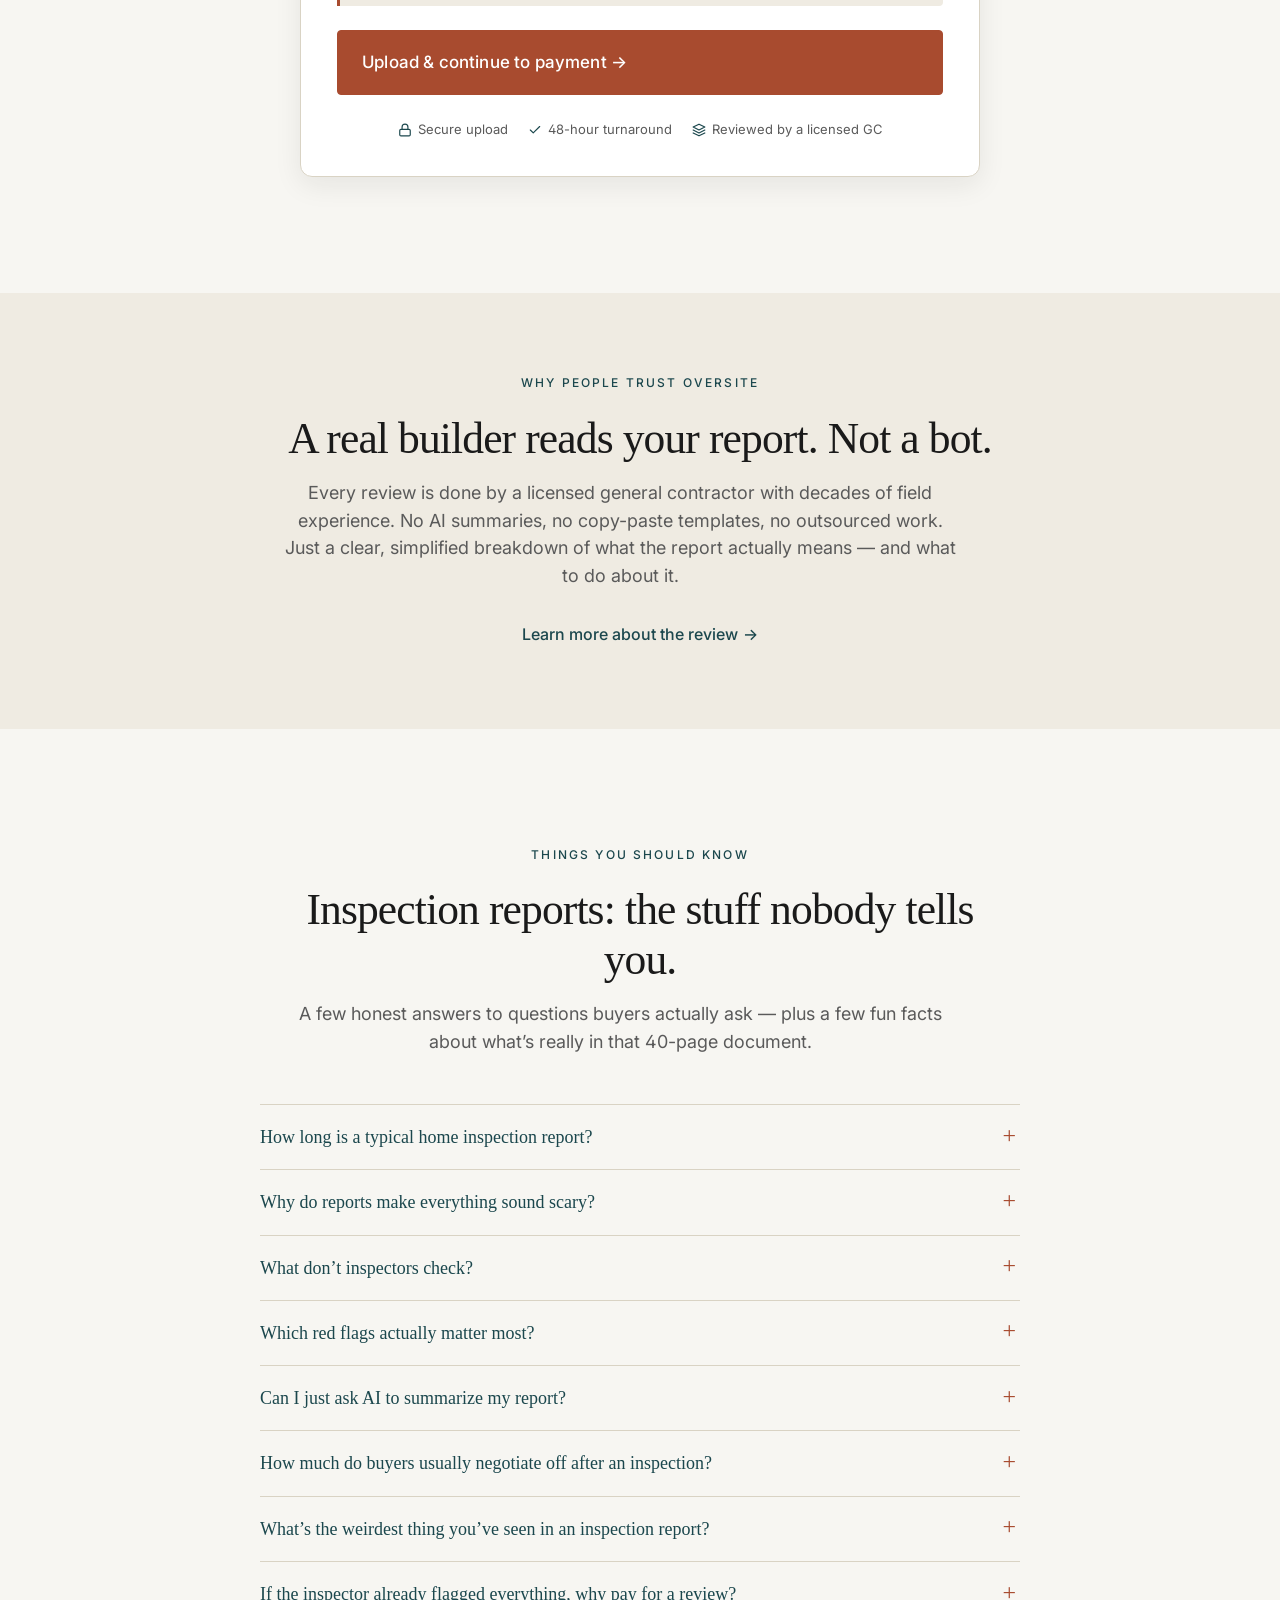
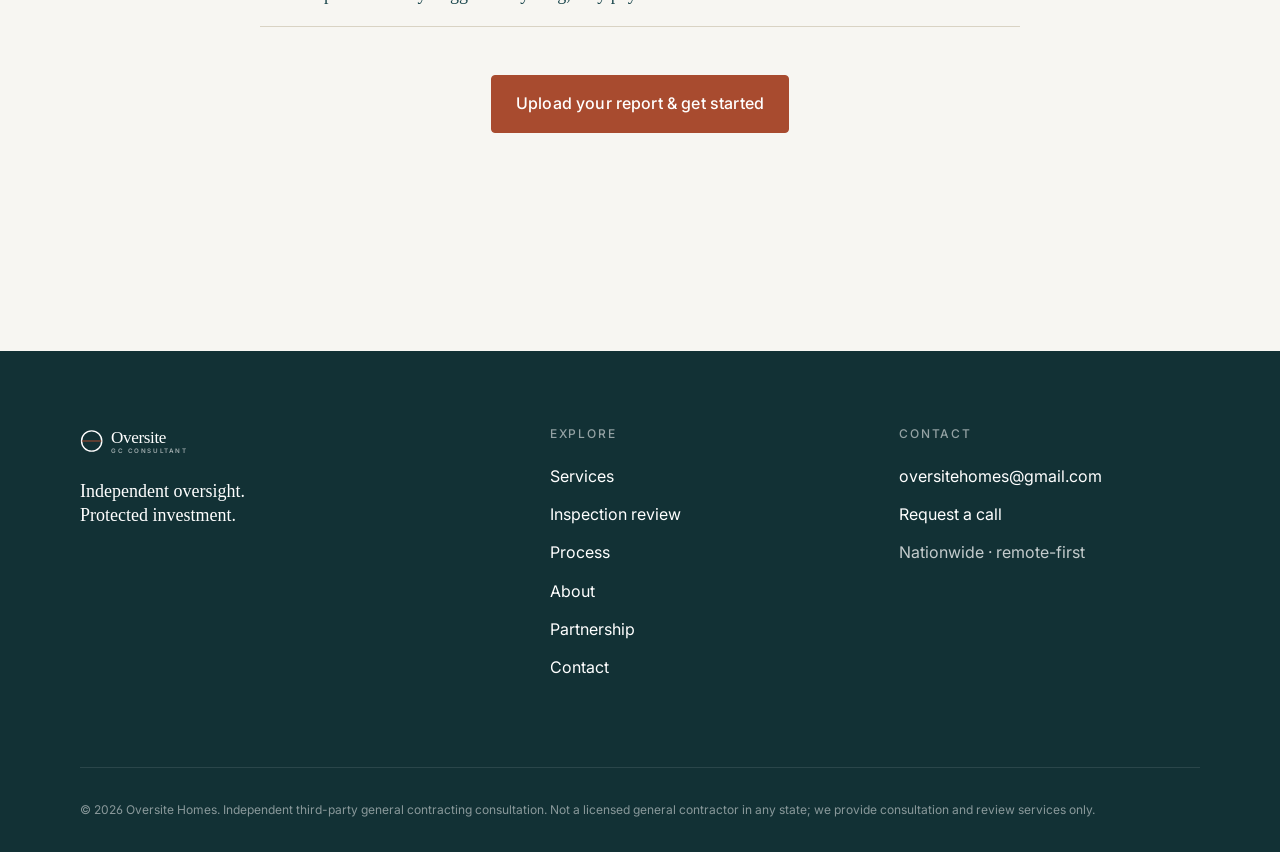
<file: upload.html>
<!doctype html>
<html lang="en">
<head>
  <meta charset="utf-8" />
  <meta name="viewport" content="width=device-width, initial-scale=1" />
  <title>Upload &amp; Pay — Inspection Review — Oversite Homes</title>
  <meta name="description" content="Upload your inspection report, pay $99, and get your written Red Flag Summary back in 2 business days. Reviewed by a licensed GC with decades of field experience." />
  <link rel="icon" type="image/svg+xml" href="assets/favicon.svg" />
  <meta name="theme-color" content="#F7F6F2" />
  <link rel="preconnect" href="https://fonts.googleapis.com" />
  <link rel="preconnect" href="https://fonts.gstatic.com" crossorigin />
  <link rel="preconnect" href="https://api.fontshare.com" />
  <link href="https://fonts.googleapis.com/css2?family=Inter:wght@400;500;600;700&display=swap" rel="stylesheet" />
  <link href="https://api.fontshare.com/v2/css?f[]=fraunces@400,500,600&display=swap" rel="stylesheet" />
  <link rel="stylesheet" href="assets/css/styles.css" />
  <style>
    /* Upload-page specific polish */
    .upload-wrap { max-width: 680px; margin: 0 auto; }
    .upload-card {
      background: var(--surface);
      border: 1px solid var(--line);
      border-radius: var(--radius-lg);
      padding: 2.25rem;
      box-shadow: var(--shadow-md);
    }
    @media (max-width: 640px) { .upload-card { padding: 1.5rem; } }
    .upload-steps {
      display: grid;
      grid-template-columns: repeat(3, 1fr);
      gap: 1rem;
      margin: 0 0 2.5rem;
    }
    @media (max-width: 640px) { .upload-steps { grid-template-columns: 1fr; } }
    .upload-step {
      text-align: center;
      padding: 1.25rem 0.75rem;
      background: var(--surface-alt);
      border-radius: var(--radius-lg);
    }
    .upload-step .num {
      display: inline-block;
      width: 28px; height: 28px;
      line-height: 28px;
      border-radius: 50%;
      background: var(--teal);
      color: #fff;
      font-family: var(--font-serif);
      font-weight: 500;
      margin-bottom: 0.5rem;
    }
    .upload-step h4 { font-size: 1rem; margin: 0 0 0.25rem; color: var(--teal); }
    .upload-step p { font-size: 0.875rem; color: var(--ink-muted); margin: 0; }
    .price-badge {
      display: inline-block;
      background: var(--teal);
      color: #fff;
      padding: 0.25rem 0.75rem;
      border-radius: 999px;
      font-size: 0.875rem;
      font-weight: 600;
      letter-spacing: 0.02em;
      margin-bottom: 1rem;
    }
    .file-drop {
      border: 2px dashed var(--line);
      border-radius: var(--radius-lg);
      padding: 1.75rem 1rem;
      text-align: center;
      background: var(--bg);
      transition: border-color 0.2s, background 0.2s;
      cursor: pointer;
    }
    .file-drop:hover, .file-drop.is-over { border-color: var(--teal); background: #fff; }
    .file-drop input[type="file"] { display: none; }
    .file-drop .file-name {
      margin-top: 0.5rem;
      font-weight: 600;
      color: var(--teal);
      word-break: break-all;
    }
    .file-drop .hint { font-size: 0.8125rem; color: var(--ink-muted); margin-top: 0.5rem; }
    .summary-row {
      display: flex;
      justify-content: space-between;
      align-items: center;
      padding: 1rem 0;
      border-top: 1px solid var(--line);
      margin-top: 1.5rem;
    }
    .summary-row .total { font-family: var(--font-serif); font-size: 1.75rem; color: var(--teal); font-weight: 500; }
    .trust-row {
      display: flex;
      gap: 1.25rem;
      justify-content: center;
      flex-wrap: wrap;
      margin-top: 1.5rem;
      font-size: 0.8125rem;
      color: var(--ink-muted);
    }
    .trust-row span { display: inline-flex; align-items: center; gap: 0.375rem; }
    .trust-row svg { color: var(--teal); }
    .form-note {
      background: var(--surface-alt);
      border-left: 3px solid var(--terra);
      padding: 1rem 1.25rem;
      border-radius: 0 var(--radius) var(--radius) 0;
      font-size: 0.9375rem;
      color: var(--ink-muted);
      margin-top: 1.5rem;
    }
    .submit-btn-wrap { margin-top: 1.5rem; }
    .submit-btn-wrap .btn { width: 100%; padding: 1.125rem 1.5rem; font-size: 1.0625rem; }
    .success-panel {
      display: none;
      padding: 2rem 1.5rem;
      text-align: center;
      background: var(--surface-alt);
      border-radius: var(--radius-lg);
    }
    .success-panel.is-visible { display: block; }
    .success-panel h2 { color: var(--teal); margin-bottom: 0.75rem; }
    .success-panel .big-check {
      width: 56px; height: 56px; margin: 0 auto 1rem;
      background: var(--teal); color: #fff; border-radius: 50%;
      display: flex; align-items: center; justify-content: center;
    }
    /* FAQ accordion */
    .faq-list { max-width: 760px; margin: 0 auto; }
    .faq-item {
      border-bottom: 1px solid var(--line);
    }
    .faq-item:first-child { border-top: 1px solid var(--line); }
    .faq-item summary {
      list-style: none;
      cursor: pointer;
      padding: 1.25rem 2.5rem 1.25rem 0;
      position: relative;
      font-family: var(--font-serif);
      font-weight: 500;
      font-size: 1.125rem;
      color: var(--teal);
      line-height: 1.35;
    }
    .faq-item summary::-webkit-details-marker { display: none; }
    .faq-item summary::after {
      content: "+";
      position: absolute;
      right: 0.25rem;
      top: 1.1rem;
      font-size: 1.5rem;
      font-weight: 300;
      color: var(--terra);
      transition: transform 0.2s var(--ease);
      line-height: 1;
    }
    .faq-item[open] summary::after { content: "–"; }
    .faq-item summary:hover { color: var(--terra); }
    .faq-item .faq-answer {
      padding: 0 0 1.5rem;
      color: var(--ink-muted);
      font-size: 1rem;
      line-height: 1.65;
    }
    .faq-item .faq-answer p { margin-bottom: 0.75rem; }
    .faq-item .faq-answer p:last-child { margin-bottom: 0; }
    .faq-item .fun-fact {
      display: inline-block;
      font-size: 0.75rem;
      text-transform: uppercase;
      letter-spacing: 0.12em;
      color: var(--terra);
      font-weight: 600;
      margin-bottom: 0.5rem;
    }
  </style>
</head>
<body>
<a class="visually-hidden" href="#main">Skip to main content</a>
<header class="site-header">
  <div class="container nav-inner">
    <a href="index.html" class="brand" aria-label="Oversite Homes home">
      <svg viewBox="0 0 220 36" xmlns="http://www.w3.org/2000/svg" aria-hidden="true" focusable="false">
  <g transform="translate(0,2)">
    <circle cx="15" cy="16" r="13" fill="none" stroke="#1B474D" stroke-width="1.8"/>
    <line x1="3" y1="16" x2="27" y2="16" stroke="#A84B2F" stroke-width="1.6" stroke-linecap="round"/>
  </g>
  <text x="40" y="21" font-family="Fraunces, Georgia, serif" font-weight="500" font-size="22" fill="#1B474D" letter-spacing="-0.5">Oversite</text>
  <text x="40" y="33" font-family="Inter, sans-serif" font-weight="600" font-size="8" fill="#5A5A5A" letter-spacing="2">GC CONSULTANT</text>
</svg>
    </a>
    <button class="nav-toggle" aria-expanded="false" aria-controls="primary-nav" aria-label="Toggle menu">
      <span></span>
    </button>
    <nav class="primary-nav" id="primary-nav" aria-label="Primary">
      <ul>
        <li><a href="services.html">Services</a></li>
        <li><a href="inspection-review.html">Inspection Review</a></li>
        <li><a href="process.html">Process</a></li>
        <li><a href="about.html">About</a></li>
        <li><a href="partnership.html">Partnership</a></li>
        <li><a href="contact.html">Contact</a></li>
      </ul>
    </nav>
    <a href="contact.html" class="btn btn-primary nav-cta">Contact</a>
  </div>
</header>

<main id="main">

  <header class="page-header">
    <div class="container">
      <p class="eyebrow reveal is-in">Inspection Review</p>
      <h1 class="reveal is-in">Upload. Pay $99. Get answers in 2 days.</h1>
      <p class="lede reveal is-in">A licensed GC will read every page of your inspection report and send back a clear, written Red Flag Summary &mdash; what&rsquo;s urgent, what&rsquo;s cosmetic, real repair ranges, and what to negotiate before you close.</p>
    </div>
  </header>

  <section>
    <div class="container">
      <div class="upload-wrap">

        <!-- Steps -->
        <div class="upload-steps reveal is-in">
          <div class="upload-step">
            <div class="num">1</div>
            <h4>Upload</h4>
            <p>Drop in your report PDF</p>
          </div>
          <div class="upload-step">
            <div class="num">2</div>
            <h4>Pay $99</h4>
            <p>Secure checkout via Stripe</p>
          </div>
          <div class="upload-step">
            <div class="num">3</div>
            <h4>Get your review</h4>
            <p>In your inbox in 2 business days</p>
          </div>
        </div>

        <!-- Form card -->
        <div class="upload-card reveal is-in" id="form-card">
          <span class="price-badge">Flat fee · $99</span>

          <form id="upload-form" action="https://api.web3forms.com/submit" method="POST" enctype="multipart/form-data">
            <input type="hidden" name="access_key" value="5c78508b-543c-4681-ac5d-ce4050d9d4b9" />
            <input type="hidden" name="subject" value="New inspection report upload — Oversite Homes ($99)" />
            <input type="hidden" name="from_name" value="Oversite Homes — Inspection Upload" />
            <input type="checkbox" name="botcheck" style="display:none" tabindex="-1" autocomplete="off" />

            <div class="field">
              <label for="u-email">Your email<span class="req" aria-hidden="true">*</span></label>
              <input id="u-email" name="email" type="email" autocomplete="email" required placeholder="you@domain.com" />
            </div>

            <div class="field" style="margin-top: 1.25rem;">
              <label>Upload your inspection report<span class="req" aria-hidden="true">*</span></label>
              <label class="file-drop" for="u-file" id="file-drop">
                <svg width="32" height="32" viewBox="0 0 24 24" fill="none" stroke="currentColor" stroke-width="1.5" stroke-linecap="round" stroke-linejoin="round" style="margin: 0 auto 0.5rem; color: var(--teal);" aria-hidden="true">
                  <path d="M21 15v4a2 2 0 0 1-2 2H5a2 2 0 0 1-2-2v-4"/>
                  <polyline points="17 8 12 3 7 8"/>
                  <line x1="12" y1="3" x2="12" y2="15"/>
                </svg>
                <div><strong>Click to choose</strong> or drag your PDF here</div>
                <div class="file-name" id="file-name" aria-live="polite"></div>
                <div class="hint">PDF, JPG, or PNG &middot; up to 10MB</div>
                <input id="u-file" name="inspection_report" type="file" accept=".pdf,.jpg,.jpeg,.png" required />
              </label>
            </div>

            <div class="field" style="margin-top: 1.25rem;">
              <label for="u-notes">Anything we should know? <small style="display:inline; color:var(--ink-muted); font-weight:400;">(optional)</small></label>
              <textarea id="u-notes" name="notes" placeholder="Property address, closing date, specific concerns, anything rushing the timeline&hellip;" rows="4"></textarea>
            </div>

            <div class="summary-row">
              <span style="color: var(--ink-muted);">Inspection report review</span>
              <span class="total">$99</span>
            </div>

            <div class="form-note">
              <strong>How it works:</strong> Your report uploads first, then you&rsquo;re taken to secure checkout to pay $99. Once payment clears, we start the review. You&rsquo;ll get your Red Flag Summary by email within 2 business days.
            </div>

            <div class="submit-btn-wrap">
              <button type="submit" class="btn btn-primary" id="submit-btn">
                Upload &amp; continue to payment &rarr;
              </button>
            </div>

            <div class="trust-row">
              <span>
                <svg width="14" height="14" viewBox="0 0 24 24" fill="none" stroke="currentColor" stroke-width="2" stroke-linecap="round" stroke-linejoin="round"><rect x="3" y="11" width="18" height="11" rx="2"/><path d="M7 11V7a5 5 0 0 1 10 0v4"/></svg>
                Secure upload
              </span>
              <span>
                <svg width="14" height="14" viewBox="0 0 24 24" fill="none" stroke="currentColor" stroke-width="2" stroke-linecap="round" stroke-linejoin="round"><path d="M20 6 9 17l-5-5"/></svg>
                48-hour turnaround
              </span>
              <span>
                <svg width="14" height="14" viewBox="0 0 24 24" fill="none" stroke="currentColor" stroke-width="2" stroke-linecap="round" stroke-linejoin="round"><path d="M12 2 2 7l10 5 10-5-10-5Z"/><path d="m2 17 10 5 10-5"/><path d="m2 12 10 5 10-5"/></svg>
                Reviewed by a licensed GC
              </span>
            </div>
          </form>
        </div>

        <!-- Success panel (shown after form submit) -->
        <div class="success-panel" id="success-panel">
          <div class="big-check">
            <svg width="28" height="28" viewBox="0 0 24 24" fill="none" stroke="currentColor" stroke-width="2.5" stroke-linecap="round" stroke-linejoin="round"><path d="M20 6 9 17l-5-5"/></svg>
          </div>
          <h2>Report received. Last step: payment.</h2>
          <p style="margin-bottom: 1.5rem;">Your report is in. Click below to pay $99 and we&rsquo;ll start your review. You&rsquo;ll get your Red Flag Summary by email within 2 business days.</p>
          <!-- STRIPE: Replace href below with your Stripe Payment Link URL -->
          <a href="https://buy.stripe.com/aFa9AT85z2es8fC7KM9Ve00" id="pay-link" class="btn btn-primary" style="padding: 1rem 2rem;">Pay $99 securely &rarr;</a>
          <p style="margin-top: 1.5rem; color: var(--ink-muted); font-size: 0.875rem;">Secure payment via Stripe. We never see your card details.</p>
        </div>

      </div>
    </div>
  </section>

  <!-- Reassurance band -->
  <section class="tight" style="background: var(--surface-alt);">
    <div class="container">
      <div style="max-width: 720px; margin: 0 auto; text-align: center;">
        <p class="eyebrow">Why people trust Oversite</p>
        <h2 style="margin-bottom: 1rem;">A real builder reads your report. Not a bot.</h2>
        <p class="lede">Every review is done by a licensed general contractor with decades of field experience. No AI summaries, no copy-paste templates, no outsourced work. Just a clear, simplified breakdown of what the report actually means &mdash; and what to do about it.</p>
        <p style="margin-top: 2rem;"><a href="inspection-review.html" class="link-arrow">Learn more about the review <span class="arrow">&rarr;</span></a></p>
      </div>
    </div>
  </section>

  <!-- FAQs about inspection reports -->
  <section>
    <div class="container">
      <div class="section-head reveal is-in" style="text-align: center; max-width: 720px; margin: 0 auto 3rem;">
        <p class="eyebrow">Things you should know</p>
        <h2>Inspection reports: the stuff nobody tells you.</h2>
        <p class="lede">A few honest answers to questions buyers actually ask &mdash; plus a few fun facts about what&rsquo;s really in that 40-page document.</p>
      </div>

      <div class="faq-list reveal is-in">

        <details class="faq-item">
          <summary>How long is a typical home inspection report?</summary>
          <div class="faq-answer">
            <span class="fun-fact">Fun fact</span>
            <p>Most inspection reports run 30 to 80 pages. The average is around 45. That&rsquo;s a lot of reading when you&rsquo;re trying to close on a house in two weeks.</p>
            <p>And here&rsquo;s the thing: most reports have 30 to 60 flagged items. That sounds alarming &mdash; but inspectors are trained to note everything, from a missing smoke detector battery to a cracked foundation. A good review separates the five things that matter from the fifty-five that don&rsquo;t.</p>
          </div>
        </details>

        <details class="faq-item">
          <summary>Why do reports make everything sound scary?</summary>
          <div class="faq-answer">
            <p>Inspectors have legal liability. If they miss something, they get sued. So they flag everything defensively &mdash; and the language is often technical, hedged, or alarming on purpose.</p>
            <p>&ldquo;Moisture intrusion observed&rdquo; could mean a serious leak or a splash stain from last week&rsquo;s storm. &ldquo;Recommend further evaluation by a licensed professional&rdquo; is the most common phrase in any report &mdash; and it appears on both critical findings and minor ones. Someone who actually builds homes can tell the difference. That&rsquo;s what we do.</p>
          </div>
        </details>

        <details class="faq-item">
          <summary>What don&rsquo;t inspectors check?</summary>
          <div class="faq-answer">
            <span class="fun-fact">Fun fact</span>
            <p>A standard home inspection is a visual, non-invasive walkthrough. Inspectors typically do <em>not</em> check:</p>
            <p>&middot; Inside walls or behind finished surfaces<br/>
            &middot; Sewer lines or septic systems (separate inspection)<br/>
            &middot; Chimney interiors (separate inspection)<br/>
            &middot; Pools, spas, or detached structures in detail<br/>
            &middot; Cosmetic or code-compliance issues<br/>
            &middot; Anything above arm&rsquo;s reach if not safely accessible</p>
            <p>That means a clean report isn&rsquo;t a clean bill of health. A GC review reads <em>between</em> the lines &mdash; what was skipped, what should have been flagged, and what&rsquo;s likely hiding based on the home&rsquo;s age and style.</p>
          </div>
        </details>

        <details class="faq-item">
          <summary>Which red flags actually matter most?</summary>
          <div class="faq-answer">
            <p>The expensive ones, ranked roughly in order of pain:</p>
            <p>&middot; <strong>Foundation &amp; structural</strong> &mdash; cracks beyond hairline, bowing, settling ($5K&ndash;$50K+)<br/>
            &middot; <strong>Roof age &amp; condition</strong> &mdash; past 80% of life ($8K&ndash;$30K)<br/>
            &middot; <strong>HVAC at end of life</strong> &mdash; systems 15+ years old ($6K&ndash;$15K)<br/>
            &middot; <strong>Electrical panel issues</strong> &mdash; Federal Pacific, Zinsco, undersized ($2K&ndash;$8K)<br/>
            &middot; <strong>Sewer line</strong> &mdash; cast iron or clay in older homes ($3K&ndash;$25K)<br/>
            &middot; <strong>Water intrusion</strong> &mdash; active or historical ($500&ndash;$40K)</p>
            <p>What to ignore? Missing outlet covers, loose handrails, minor caulk gaps, the inspector&rsquo;s note that the 20-year-old dishwasher &ldquo;may need future replacement.&rdquo; Those are negotiation noise, not deal breakers.</p>
          </div>
        </details>

        <details class="faq-item">
          <summary>Can I just ask AI to summarize my report?</summary>
          <div class="faq-answer">
            <p>You can, and a lot of people do. Here&rsquo;s what AI is good at: pulling out keywords, listing flagged items, writing a neat summary.</p>
            <p>Here&rsquo;s what it can&rsquo;t do: know that the &ldquo;minor efflorescence on basement wall&rdquo; photo actually shows early water intrusion that&rsquo;ll cost you $12K in three years. Or that the 30-year roof the report flagged still has eight good years left because it&rsquo;s architectural shingle, not 3-tab. AI reads the words. A builder reads the <em>house</em>.</p>
            <p>For a $99 second opinion before you close on a house worth hundreds of thousands, a real person&rsquo;s eyes are worth it.</p>
          </div>
        </details>

        <details class="faq-item">
          <summary>How much do buyers usually negotiate off after an inspection?</summary>
          <div class="faq-answer">
            <span class="fun-fact">Fun fact</span>
            <p>In a balanced market, buyers who negotiate after inspection save an average of 1&ndash;3% of the purchase price. On a $500K home, that&rsquo;s $5,000 to $15,000. On a $1M home, $10K to $30K.</p>
            <p>But here&rsquo;s the catch: most buyers either negotiate nothing (because the report overwhelmed them) or ask for the wrong things (cosmetic items the seller laughs off). A GC review gives you a short, specific list of what to ask for &mdash; and the reasoning behind each item &mdash; so your agent can actually use it.</p>
          </div>
        </details>

        <details class="faq-item">
          <summary>What&rsquo;s the weirdest thing you&rsquo;ve seen in an inspection report?</summary>
          <div class="faq-answer">
            <span class="fun-fact">Fun fact</span>
            <p>A few favorites: a &ldquo;bee-shaped water stain&rdquo; on a ceiling that turned out to be an actual beehive in the attic. A home where the &ldquo;unusual humming from basement&rdquo; was an old, forgotten grow operation. And the classic &mdash; a kitchen island hiding a hole in the floor that the seller had covered with a rug for 14 years.</p>
            <p>Inspectors catch these. Builders know what they mean. The beehive was a $4K remediation. The grow operation meant rewiring the entire basement. The hole was termite damage that spread to three joists.</p>
          </div>
        </details>

        <details class="faq-item">
          <summary>If the inspector already flagged everything, why pay for a review?</summary>
          <div class="faq-answer">
            <p>Because flagging isn&rsquo;t the same as explaining. An inspector tells you <em>what</em> they saw. A builder tells you <em>what it means</em>, <em>what it costs</em>, and <em>what to do about it.</em></p>
            <p>Three different jobs:</p>
            <p>&middot; <strong>Inspector</strong> &mdash; identifies and documents visible issues<br/>
            &middot; <strong>Contractor</strong> &mdash; bids on fixing specific items (motivated to upsell)<br/>
            &middot; <strong>Independent GC review</strong> &mdash; translates the report, prices reality, and tells you what to negotiate &mdash; with no stake in who does the work</p>
            <p>The whole point of Oversite is that we don&rsquo;t bid on your repairs. So when we tell you something&rsquo;s fine, it&rsquo;s actually fine. And when we tell you to push back, we mean it.</p>
          </div>
        </details>

      </div>

      <div style="text-align: center; margin-top: 3rem;">
        <a href="#form-card" class="btn btn-primary">Upload your report &amp; get started</a>
      </div>

    </div>
  </section>

</main>

<footer class="site-footer">
  <div class="container">
    <div class="footer-inner">
      <div>
        <div class="brand"><svg viewBox="0 0 220 36" xmlns="http://www.w3.org/2000/svg" aria-hidden="true" focusable="false">
  <g transform="translate(0,2)">
    <circle cx="15" cy="16" r="13" fill="none" stroke="#FFFFFF" stroke-width="1.8"/>
    <line x1="3" y1="16" x2="27" y2="16" stroke="#A84B2F" stroke-width="1.6" stroke-linecap="round"/>
  </g>
  <text x="40" y="21" font-family="Fraunces, Georgia, serif" font-weight="500" font-size="22" fill="#FFFFFF" letter-spacing="-0.5">Oversite</text>
  <text x="40" y="33" font-family="Inter, sans-serif" font-weight="600" font-size="8" fill="rgba(255,255,255,0.6)" letter-spacing="2">GC CONSULTANT</text>
</svg></div>
        <p class="tagline">Independent oversight.<br/>Protected investment.</p>
      </div>
      <div>
        <h4>Explore</h4>
        <ul>
          <li><a href="services.html">Services</a></li>
          <li><a href="inspection-review.html">Inspection review</a></li>
          <li><a href="process.html">Process</a></li>
          <li><a href="about.html">About</a></li>
          <li><a href="partnership.html">Partnership</a></li>
          <li><a href="contact.html">Contact</a></li>
        </ul>
      </div>
      <div>
        <h4>Contact</h4>
        <ul>
          <li><a href="mailto:oversitehomes@gmail.com">oversitehomes@gmail.com</a></li>
          <li><a href="contact.html">Request a call</a></li>
          <li>Nationwide · remote-first</li>
        </ul>
      </div>
      <p class="legal">© 2026 Oversite Homes. Independent third-party general contracting consultation. Not a licensed general contractor in any state; we provide consultation and review services only.</p>
    </div>
  </div>
</footer>

<script>
  // Filename display + drag/drop polish
  (function(){
    var input = document.getElementById('u-file');
    var label = document.getElementById('file-drop');
    var nameOut = document.getElementById('file-name');
    if (!input || !label) return;

    input.addEventListener('change', function(){
      if (input.files && input.files[0]) {
        nameOut.textContent = input.files[0].name;
      }
    });
    ['dragenter','dragover'].forEach(function(ev){
      label.addEventListener(ev, function(e){ e.preventDefault(); label.classList.add('is-over'); });
    });
    ['dragleave','drop'].forEach(function(ev){
      label.addEventListener(ev, function(e){ e.preventDefault(); label.classList.remove('is-over'); });
    });
    label.addEventListener('drop', function(e){
      if (e.dataTransfer && e.dataTransfer.files && e.dataTransfer.files[0]) {
        input.files = e.dataTransfer.files;
        nameOut.textContent = e.dataTransfer.files[0].name;
      }
    });
  })();

  // Intercept form submit: upload to Web3Forms, then show success panel with Stripe link
  (function(){
    var form = document.getElementById('upload-form');
    var card = document.getElementById('form-card');
    var success = document.getElementById('success-panel');
    var submitBtn = document.getElementById('submit-btn');
    if (!form) return;

    form.addEventListener('submit', async function(e){
      e.preventDefault();
      submitBtn.disabled = true;
      submitBtn.textContent = 'Uploading report…';

      try {
        var fd = new FormData(form);
        var res = await fetch(form.action, { method: 'POST', body: fd });
        var json = await res.json().catch(function(){ return {}; });

        if (res.ok) {
          card.style.display = 'none';
          success.classList.add('is-visible');
          window.scrollTo({ top: success.offsetTop - 80, behavior: 'smooth' });
        } else {
          throw new Error((json && json.message) || 'Upload failed. Please try again or email oversitehomes@gmail.com.');
        }
      } catch (err) {
        submitBtn.disabled = false;
        submitBtn.textContent = 'Upload & continue to payment →';
        alert(err.message || 'Something went wrong. Please try again.');
      }
    });
  })();
</script>
<script src="assets/js/main.js" defer></script>
</body>
</html>
</file>
<file: assets/css/styles.css>
/* =========================================================
   Oversite Homes — site stylesheet
   Editorial, protective, warm. Teal + terra on bone.
   ========================================================= */

:root {
  /* palette */
  --bg: #F7F6F2;
  --surface: #FFFFFF;
  --surface-alt: #EFEBE2;
  --ink: #1A1A1A;
  --ink-muted: #5A5A5A;
  --teal: #1B474D;
  --teal-dark: #123135;
  --terra: #A84B2F;
  --terra-dark: #813620;
  --line: #D9D3C4;

  /* type */
  --font-serif: "Fraunces", "Source Serif Pro", Georgia, serif;
  --font-sans: "Inter", -apple-system, BlinkMacSystemFont, "Segoe UI", sans-serif;

  --text-xs: 0.75rem;
  --text-sm: 0.875rem;
  --text-base: 1rem;
  --text-lg: 1.125rem;
  --text-xl: 1.375rem;
  --text-2xl: 1.75rem;
  --text-3xl: 2.25rem;
  --text-4xl: 3rem;
  --text-hero: clamp(2.5rem, 5.5vw, 4.5rem);

  /* spacing */
  --space-section: clamp(4rem, 9vw, 7.5rem);
  --space-section-lg: clamp(5rem, 11vw, 9rem);

  /* layout */
  --max-w: 1200px;
  --max-w-text: 680px;
  --radius: 4px;
  --radius-lg: 12px;
  --shadow-sm: 0 1px 2px rgba(26,26,26,0.05);
  --shadow-md: 0 8px 28px rgba(26,26,26,0.08);

  /* motion */
  --ease: cubic-bezier(0.22, 1, 0.36, 1);
}

/* -------- reset -------- */
*, *::before, *::after { box-sizing: border-box; }
html { -webkit-text-size-adjust: 100%; scroll-behavior: smooth; }
body, h1, h2, h3, h4, h5, h6, p, figure, blockquote, dl, dd, ul, ol { margin: 0; padding: 0; }
ul, ol { list-style: none; }
img, svg { display: block; max-width: 100%; height: auto; }
button { font: inherit; cursor: pointer; background: none; border: 0; color: inherit; }
a { color: inherit; text-decoration: none; }
input, select, textarea, button { font-family: inherit; }

/* -------- base -------- */
html { background: var(--bg); }
body {
  font-family: var(--font-sans);
  color: var(--ink);
  background: var(--bg);
  font-size: var(--text-base);
  line-height: 1.6;
  -webkit-font-smoothing: antialiased;
  -moz-osx-font-smoothing: grayscale;
  font-feature-settings: "kern", "liga", "ss01";
}

h1, h2, h3, h4 {
  font-family: var(--font-serif);
  font-weight: 400;
  line-height: 1.15;
  color: var(--ink);
  letter-spacing: -0.01em;
  font-feature-settings: "ss01", "liga", "kern";
}

h1 { font-size: var(--text-hero); letter-spacing: -0.025em; }
h2 { font-size: clamp(1.875rem, 3.4vw, 2.75rem); letter-spacing: -0.02em; }
h3 { font-size: var(--text-xl); }
h4 { font-size: var(--text-lg); }

p { color: var(--ink); }
p.lede { font-size: var(--text-lg); color: var(--ink-muted); line-height: 1.55; max-width: var(--max-w-text); }

a:focus-visible,
button:focus-visible,
input:focus-visible,
select:focus-visible,
textarea:focus-visible {
  outline: 2px solid var(--teal);
  outline-offset: 3px;
}

::selection { background: var(--teal); color: #fff; }

/* -------- layout -------- */
.container { width: 100%; max-width: var(--max-w); margin: 0 auto; padding: 0 1.25rem; }
@media (min-width: 640px) { .container { padding: 0 1.75rem; } }
@media (min-width: 900px) { .container { padding: 0 2.5rem; } }

section { padding: var(--space-section) 0; }
section.tight { padding: calc(var(--space-section) * 0.7) 0; }

.eyebrow {
  font-family: var(--font-sans);
  font-size: var(--text-xs);
  text-transform: uppercase;
  letter-spacing: 0.18em;
  color: var(--teal);
  font-weight: 500;
  margin-bottom: 1.25rem;
}

.section-head {
  max-width: var(--max-w-text);
  margin-bottom: clamp(2.5rem, 5vw, 4rem);
}
.section-head h2 { margin-bottom: 1rem; }

/* -------- buttons -------- */
.btn {
  display: inline-flex;
  align-items: center;
  gap: 0.5rem;
  padding: 0.95rem 1.5rem;
  font-family: var(--font-sans);
  font-weight: 500;
  font-size: var(--text-base);
  letter-spacing: 0.01em;
  border-radius: var(--radius);
  transition: background 0.2s var(--ease), color 0.2s var(--ease), transform 0.2s var(--ease), border-color 0.2s var(--ease);
  border: 1px solid transparent;
  white-space: nowrap;
  cursor: pointer;
}
.btn:hover { transform: translateY(-1px); }
.btn:active { transform: translateY(0); }

.btn-primary {
  background: var(--terra);
  color: #fff;
  border-color: var(--terra);
}
.btn-primary:hover { background: var(--terra-dark); border-color: var(--terra-dark); }

.btn-secondary {
  background: transparent;
  color: var(--teal);
  border-color: var(--teal);
}
.btn-secondary:hover { background: var(--teal); color: #fff; }

.btn-ghost {
  background: transparent;
  color: var(--teal);
  padding-left: 0;
  padding-right: 0;
}
.btn-ghost:hover { color: var(--terra); }

.link-arrow {
  color: var(--teal);
  font-weight: 500;
  display: inline-flex;
  align-items: center;
  gap: 0.35rem;
  border-bottom: 1px solid transparent;
  transition: color 0.2s var(--ease), border-color 0.2s var(--ease);
}
.link-arrow:hover { color: var(--terra); border-bottom-color: var(--terra); }
.link-arrow .arrow { transition: transform 0.2s var(--ease); }
.link-arrow:hover .arrow { transform: translateX(3px); }

/* -------- header / nav -------- */
.site-header {
  position: sticky;
  top: 0;
  z-index: 50;
  background: var(--bg);
  backdrop-filter: saturate(160%) blur(10px);
  -webkit-backdrop-filter: saturate(160%) blur(10px);
  border-bottom: 1px solid transparent;
  transition: border-color 0.2s var(--ease), background 0.2s var(--ease), box-shadow 0.2s var(--ease);
}
.site-header.scrolled {
  border-bottom-color: var(--line);
  background: rgba(247, 246, 242, 0.95);
}

.nav-inner {
  display: flex;
  align-items: center;
  justify-content: space-between;
  height: 76px;
  gap: 2rem;
}

.brand {
  display: inline-flex;
  align-items: center;
}
.brand svg { height: 28px; width: auto; }

.primary-nav ul {
  display: flex;
  align-items: center;
  gap: 2rem;
}
.primary-nav a {
  font-size: var(--text-sm);
  color: var(--ink);
  font-weight: 500;
  letter-spacing: 0.01em;
  position: relative;
  padding: 0.5rem 0;
  transition: color 0.2s var(--ease);
}
.primary-nav a:hover,
.primary-nav a.is-active { color: var(--teal); }
.primary-nav a.is-active::after {
  content: "";
  position: absolute;
  left: 0; right: 0; bottom: -2px;
  height: 2px; background: var(--terra);
}

.nav-cta { display: none; }
@media (min-width: 900px) { .nav-cta { display: inline-flex; } }

.nav-toggle {
  display: inline-flex;
  align-items: center;
  justify-content: center;
  width: 44px; height: 44px;
  border: 1px solid var(--line);
  border-radius: var(--radius);
  background: var(--surface);
}
.nav-toggle:hover { border-color: var(--teal); }
.nav-toggle span,
.nav-toggle span::before,
.nav-toggle span::after {
  display: block; width: 18px; height: 1.5px; background: var(--ink); position: relative;
  transition: transform 0.25s var(--ease), top 0.25s var(--ease), bottom 0.25s var(--ease), opacity 0.15s;
}
.nav-toggle span::before,
.nav-toggle span::after {
  content: ""; position: absolute; left: 0;
}
.nav-toggle span::before { top: -6px; }
.nav-toggle span::after { bottom: -6px; top: auto; }
.nav-toggle[aria-expanded="true"] span { background: transparent; }
.nav-toggle[aria-expanded="true"] span::before { top: 0; transform: rotate(45deg); }
.nav-toggle[aria-expanded="true"] span::after { bottom: 0; top: 0; transform: rotate(-45deg); }

@media (max-width: 899px) {
  .primary-nav {
    position: fixed;
    top: 76px;
    left: 0;
    right: 0;
    bottom: 0;
    height: calc(100vh - 76px);
    background: var(--bg);
    padding: 2rem 1.5rem 3rem;
    transform: translateY(-100vh);
    transition: transform 0.35s var(--ease), visibility 0s linear 0.35s;
    overflow-y: auto;
    border-top: 1px solid var(--line);
    visibility: hidden;
  }
  .primary-nav[data-open="true"] {
    transform: translateY(0);
    visibility: visible;
    transition: transform 0.35s var(--ease), visibility 0s linear 0s;
  }
  .primary-nav ul { flex-direction: column; align-items: stretch; gap: 0.25rem; }
  .primary-nav a {
    font-family: var(--font-serif);
    font-size: 1.5rem;
    padding: 1rem 0;
    border-bottom: 1px solid var(--line);
    display: block;
  }
  .primary-nav .mobile-cta {
    margin-top: 1.5rem;
    width: 100%;
    justify-content: center;
  }
}
@media (min-width: 900px) {
  .nav-toggle { display: none; }
  .primary-nav .mobile-cta { display: none; }
}

/* -------- hero -------- */
.hero {
  padding-top: clamp(3rem, 7vw, 5rem);
  padding-bottom: clamp(3rem, 7vw, 5rem);
}
.hero-inner {
  display: grid;
  grid-template-columns: 1fr;
  gap: clamp(2rem, 5vw, 4rem);
  align-items: center;
}
@media (min-width: 900px) {
  .hero-inner { grid-template-columns: 1.05fr 1fr; gap: clamp(3rem, 6vw, 5rem); }
}
.hero h1 { margin-bottom: 1.5rem; }
.hero .lede { margin-bottom: 2.25rem; }
.hero-ctas { display: flex; flex-wrap: wrap; gap: 0.85rem; }
.hero-visual {
  position: relative;
  border-radius: var(--radius-lg);
  overflow: hidden;
  aspect-ratio: 4 / 5;
  background: var(--surface-alt);
}
.hero-visual img { width: 100%; height: 100%; object-fit: cover; }
.hero-visual::after {
  content: "";
  position: absolute; inset: 0;
  background: linear-gradient(180deg, rgba(27,71,77,0) 55%, rgba(27,71,77,0.28) 100%);
  pointer-events: none;
}

/* -------- trust strip -------- */
.trust-strip {
  border-top: 1px solid var(--line);
  border-bottom: 1px solid var(--line);
  padding: 2.5rem 0;
  background: var(--surface);
}
.stats {
  display: grid;
  grid-template-columns: repeat(2, 1fr);
  gap: 2rem 1rem;
}
@media (min-width: 900px) { .stats { grid-template-columns: repeat(4, 1fr); } }
.stat { text-align: left; }
.stat-value {
  font-family: var(--font-serif);
  font-size: clamp(1.75rem, 3vw, 2.25rem);
  color: var(--teal);
  line-height: 1.05;
  margin-bottom: 0.4rem;
  letter-spacing: -0.02em;
}
.stat-label {
  font-size: var(--text-sm);
  color: var(--ink-muted);
  line-height: 1.4;
}

/* -------- 3-col value props -------- */
.value-grid {
  display: grid;
  grid-template-columns: 1fr;
  gap: 2.25rem;
}
@media (min-width: 900px) { .value-grid { grid-template-columns: repeat(3, 1fr); gap: 3rem; } }

.value-card { max-width: 34ch; }
.value-card .icon {
  width: 44px; height: 44px;
  display: inline-flex; align-items: center; justify-content: center;
  color: var(--teal);
  background: var(--surface-alt);
  border-radius: 50%;
  margin-bottom: 1.25rem;
}
.value-card h3 {
  font-size: var(--text-xl);
  margin-bottom: 0.75rem;
  color: var(--teal);
}
.value-card p { color: var(--ink-muted); line-height: 1.6; }

/* -------- service tier cards -------- */
.tier-grid {
  display: grid;
  grid-template-columns: 1fr;
  gap: 1.25rem;
}
@media (min-width: 640px) { .tier-grid { grid-template-columns: repeat(2, 1fr); } }
@media (min-width: 1100px) { .tier-grid { grid-template-columns: repeat(4, 1fr); } }

.tier-card {
  background: var(--surface);
  border: 1px solid var(--line);
  border-radius: var(--radius-lg);
  padding: 1.75rem;
  display: flex;
  flex-direction: column;
  transition: border-color 0.25s var(--ease), transform 0.25s var(--ease), box-shadow 0.25s var(--ease);
}
.tier-card:hover {
  border-color: var(--teal);
  transform: translateY(-3px);
  box-shadow: var(--shadow-md);
}
.tier-card .tier-price {
  font-family: var(--font-serif);
  font-size: 1.75rem;
  color: var(--teal);
  margin-bottom: 0.25rem;
  letter-spacing: -0.02em;
}
.tier-card .tier-name {
  font-size: var(--text-sm);
  text-transform: uppercase;
  letter-spacing: 0.12em;
  color: var(--ink-muted);
  margin-bottom: 1rem;
  font-weight: 500;
}
.tier-card .tier-tagline {
  font-family: var(--font-serif);
  font-size: var(--text-lg);
  line-height: 1.3;
  margin-bottom: 1.75rem;
  color: var(--ink);
}
.tier-card .link-arrow { margin-top: auto; }

/* -------- detailed tier blocks (services page) -------- */
.tier-detail {
  background: var(--surface);
  border: 1px solid var(--line);
  border-radius: var(--radius-lg);
  padding: clamp(2rem, 4vw, 3rem);
  margin-bottom: 1.5rem;
}
.tier-detail-head {
  display: flex;
  flex-wrap: wrap;
  align-items: baseline;
  gap: 0.75rem 1.25rem;
  margin-bottom: 1.5rem;
  padding-bottom: 1.25rem;
  border-bottom: 1px solid var(--line);
}
.tier-detail-head .num {
  font-family: var(--font-serif);
  font-size: var(--text-sm);
  color: var(--terra);
  letter-spacing: 0.08em;
  text-transform: uppercase;
}
.tier-detail-head h3 {
  font-family: var(--font-serif);
  font-size: clamp(1.5rem, 2.6vw, 2rem);
  color: var(--teal);
  margin-right: auto;
}
.tier-detail-head .price {
  font-family: var(--font-serif);
  font-size: var(--text-xl);
  color: var(--ink);
}
.tier-detail .what-you-get {
  font-size: var(--text-sm);
  text-transform: uppercase;
  letter-spacing: 0.14em;
  color: var(--ink-muted);
  margin-bottom: 1rem;
}
.tier-detail ul.bullets {
  margin-bottom: 1.75rem;
  display: grid; gap: 0.65rem;
}
.tier-detail ul.bullets li {
  position: relative;
  padding-left: 1.5rem;
  color: var(--ink);
  line-height: 1.55;
}
.tier-detail ul.bullets li::before {
  content: "";
  position: absolute;
  left: 0; top: 0.7em;
  width: 0.65rem; height: 1px;
  background: var(--terra);
}
.tier-detail .best-for {
  color: var(--ink-muted);
  margin-bottom: 1.75rem;
  max-width: 60ch;
}
.tier-detail .best-for strong { color: var(--ink); font-weight: 600; }

/* -------- comparison table -------- */
.compare-wrap { overflow-x: auto; }
.compare {
  width: 100%;
  border-collapse: collapse;
  min-width: 720px;
  background: var(--surface);
  border-radius: var(--radius-lg);
  overflow: hidden;
  border: 1px solid var(--line);
}
.compare th, .compare td {
  padding: 1rem 1.25rem;
  text-align: left;
  border-bottom: 1px solid var(--line);
  font-size: var(--text-sm);
}
.compare th {
  font-family: var(--font-serif);
  font-weight: 500;
  color: var(--teal);
  background: var(--surface-alt);
  font-size: var(--text-base);
  letter-spacing: -0.01em;
}
.compare tr:last-child td { border-bottom: 0; }
.compare td.check { color: var(--teal); font-weight: 600; }
.compare td.dash { color: var(--line); }
.compare th:first-child, .compare td:first-child { font-weight: 500; color: var(--ink); }

/* -------- how it works / process -------- */
.steps {
  display: grid;
  gap: 2rem;
  grid-template-columns: 1fr;
  counter-reset: step;
}
@media (min-width: 640px) { .steps { grid-template-columns: repeat(2, 1fr); } }
@media (min-width: 1100px) { .steps.steps-4 { grid-template-columns: repeat(4, 1fr); } }

.step {
  padding-top: 2rem;
  border-top: 1px solid var(--line);
  position: relative;
}
.step::before {
  counter-increment: step;
  content: "0" counter(step);
  font-family: var(--font-serif);
  font-size: var(--text-sm);
  color: var(--terra);
  letter-spacing: 0.08em;
  display: block;
  margin-bottom: 0.75rem;
}
.step h3 { font-size: var(--text-lg); margin-bottom: 0.5rem; color: var(--teal); }
.step p { color: var(--ink-muted); line-height: 1.6; }

.steps-long {
  display: grid;
  gap: 0;
  grid-template-columns: 1fr;
  counter-reset: step;
}
.step-long {
  display: grid;
  grid-template-columns: 1fr;
  gap: 1rem;
  padding: 2.5rem 0;
  border-top: 1px solid var(--line);
}
.step-long:last-child { border-bottom: 1px solid var(--line); }
@media (min-width: 900px) { .step-long { grid-template-columns: 220px 1fr; gap: 3rem; } }
.step-long .step-num {
  font-family: var(--font-serif);
  font-size: clamp(2rem, 3vw, 2.5rem);
  color: var(--terra);
  line-height: 1;
  letter-spacing: -0.02em;
}
/* step number text is provided in HTML; counter removed to avoid duplication */
.step-long h3 {
  font-family: var(--font-serif);
  font-size: clamp(1.4rem, 2vw, 1.65rem);
  color: var(--teal);
  margin-bottom: 0.75rem;
}
.step-long p {
  color: var(--ink-muted);
  max-width: 60ch;
}

/* -------- testimonial cards -------- */
.testimonials {
  display: grid;
  grid-template-columns: 1fr;
  gap: 1.25rem;
}
@media (min-width: 640px) { .testimonials { grid-template-columns: repeat(2, 1fr); } }
@media (min-width: 1100px) { .testimonials { grid-template-columns: repeat(3, 1fr); gap: 1.5rem; } }

.testimonial {
  background: var(--surface);
  border: 1px solid var(--line);
  border-radius: var(--radius-lg);
  padding: 2rem 1.75rem 1.75rem;
  display: flex;
  flex-direction: column;
  position: relative;
}
.testimonial .quote-mark {
  font-family: var(--font-serif);
  color: var(--terra);
  font-size: 2.5rem;
  line-height: 0.5;
  margin-bottom: 1rem;
  opacity: 0.75;
}
.testimonial blockquote {
  font-family: var(--font-serif);
  font-size: var(--text-lg);
  line-height: 1.4;
  color: var(--ink);
  margin-bottom: 1.5rem;
  flex: 1;
  letter-spacing: -0.01em;
}
.testimonial cite {
  font-style: normal;
  font-size: var(--text-sm);
  color: var(--ink-muted);
  line-height: 1.5;
  border-top: 1px solid var(--line);
  padding-top: 1rem;
  display: block;
}
.testimonial cite strong { color: var(--teal); font-weight: 500; }

/* -------- partnership band -------- */
.band {
  background: var(--teal);
  color: #fff;
  padding: clamp(3rem, 7vw, 5rem) 0;
  border-radius: var(--radius-lg);
}
.band-inner {
  display: grid;
  grid-template-columns: 1fr;
  gap: 2rem;
  align-items: center;
  padding: 0 clamp(1.5rem, 4vw, 3rem);
}
@media (min-width: 900px) { .band-inner { grid-template-columns: 1.2fr 1fr; gap: 3rem; } }
.band h2 { color: #fff; margin-bottom: 1rem; }
.band p { color: rgba(255,255,255,0.8); max-width: 50ch; }
.band .band-cta-wrap { display: flex; justify-content: flex-start; }
@media (min-width: 900px) { .band .band-cta-wrap { justify-content: flex-end; } }
.band .btn-light {
  background: #fff;
  color: var(--teal);
  border-color: #fff;
}
.band .btn-light:hover { background: var(--surface-alt); color: var(--teal-dark); }

/* -------- final CTA band -------- */
.cta-band {
  text-align: center;
  background: var(--surface-alt);
  padding: clamp(3.5rem, 8vw, 6rem) 1.5rem;
  border-radius: var(--radius-lg);
}
.cta-band h2 { margin-bottom: 1rem; color: var(--teal); }
.cta-band p { max-width: 60ch; margin: 0 auto 2rem; color: var(--ink-muted); font-size: var(--text-lg); }

/* -------- 2-col editorial section -------- */
.two-col {
  display: grid;
  grid-template-columns: 1fr;
  gap: clamp(2rem, 5vw, 4rem);
  align-items: center;
}
@media (min-width: 900px) { .two-col { grid-template-columns: 1fr 1fr; } }
.two-col .media {
  border-radius: var(--radius-lg);
  overflow: hidden;
  aspect-ratio: 4 / 5;
  background: var(--surface-alt);
}
.two-col .media img { width: 100%; height: 100%; object-fit: cover; }
/* On desktop, .reverse puts media on the right; on mobile text stays first. */
@media (min-width: 900px) { .two-col.reverse .media { order: 2; } }

/* -------- about / story -------- */
.story-copy p {
  font-family: var(--font-serif);
  font-size: clamp(1.2rem, 1.8vw, 1.4rem);
  line-height: 1.5;
  color: var(--ink);
  max-width: var(--max-w-text);
  margin-bottom: 1.5rem;
  letter-spacing: -0.005em;
}
.story-copy p:last-child { margin-bottom: 0; }

.founder-bio {
  background: var(--surface);
  border: 1px solid var(--line);
  border-left: 3px solid var(--terra);
  padding: 2rem;
  border-radius: var(--radius);
  max-width: var(--max-w-text);
}
.founder-bio h4 { margin-bottom: 0.5rem; color: var(--teal); }
.founder-bio p { color: var(--ink-muted); }

/* -------- checklist -------- */
.checklist {
  display: grid;
  grid-template-columns: 1fr;
  gap: 0.75rem 2rem;
}
@media (min-width: 640px) { .checklist { grid-template-columns: repeat(2, 1fr); } }
.checklist li {
  position: relative;
  padding: 0.75rem 0 0.75rem 2rem;
  border-bottom: 1px solid var(--line);
  color: var(--ink);
  font-size: var(--text-base);
}
.checklist li::before {
  content: "";
  position: absolute;
  left: 0; top: 1.15em;
  width: 14px; height: 8px;
  border-left: 2px solid var(--terra);
  border-bottom: 2px solid var(--terra);
  transform: rotate(-45deg);
}

/* -------- partnership lists -------- */
.partner-lists {
  display: grid;
  grid-template-columns: 1fr;
  gap: 3rem;
}
@media (min-width: 900px) { .partner-lists { grid-template-columns: 1fr 1fr; } }
.partner-list h3 { color: var(--teal); margin-bottom: 1.25rem; font-size: var(--text-xl); }
.partner-list ul li {
  padding: 0.9rem 0;
  border-bottom: 1px solid var(--line);
  color: var(--ink);
  font-size: var(--text-base);
}
.partner-list ul li:first-child { border-top: 1px solid var(--line); }

/* -------- form -------- */
.form-wrap {
  display: grid;
  grid-template-columns: 1fr;
  gap: clamp(2.5rem, 5vw, 4rem);
}
@media (min-width: 900px) { .form-wrap { grid-template-columns: 1.3fr 1fr; } }

.intake-form {
  background: var(--surface);
  border: 1px solid var(--line);
  border-radius: var(--radius-lg);
  padding: clamp(1.75rem, 3.5vw, 2.75rem);
}
.intake-form .field-grid {
  display: grid;
  grid-template-columns: 1fr;
  gap: 1.25rem;
}
@media (min-width: 640px) { .intake-form .field-grid.two { grid-template-columns: 1fr 1fr; } }

.field label {
  display: block;
  font-size: var(--text-sm);
  font-weight: 500;
  color: var(--ink);
  margin-bottom: 0.45rem;
  letter-spacing: 0.01em;
}
.field label .req { color: var(--terra); margin-left: 0.25rem; }
.field input,
.field select,
.field textarea {
  width: 100%;
  padding: 0.85rem 0.95rem;
  border: 1px solid var(--line);
  border-radius: var(--radius);
  background: var(--bg);
  color: var(--ink);
  font-size: var(--text-base);
  line-height: 1.4;
  transition: border-color 0.2s var(--ease), box-shadow 0.2s var(--ease);
  font-family: var(--font-sans);
}
.field textarea { min-height: 140px; resize: vertical; }
.field input:focus,
.field select:focus,
.field textarea:focus {
  outline: none;
  border-color: var(--teal);
  box-shadow: 0 0 0 3px rgba(27,71,77,0.15);
}
.field select {
  appearance: none;
  -webkit-appearance: none;
  background-image: url("data:image/svg+xml;utf8,<svg xmlns='http://www.w3.org/2000/svg' width='12' height='8' viewBox='0 0 12 8'><path fill='%231B474D' d='M6 8 0 0h12z'/></svg>");
  background-repeat: no-repeat;
  background-position: right 1rem center;
  padding-right: 2.5rem;
}
.field small {
  display: block;
  color: var(--ink-muted);
  margin-top: 0.35rem;
  font-size: var(--text-xs);
}
.field input:invalid:not(:placeholder-shown),
.field textarea:invalid:not(:placeholder-shown) {
  border-color: var(--terra);
}

.form-actions {
  display: flex;
  align-items: center;
  justify-content: space-between;
  gap: 1rem;
  margin-top: 1.75rem;
  padding-top: 1.75rem;
  border-top: 1px solid var(--line);
  flex-wrap: wrap;
}
.form-actions small { color: var(--ink-muted); font-size: var(--text-xs); flex: 1; min-width: 200px; }

.success-card {
  background: var(--surface);
  border: 1px solid var(--teal);
  border-radius: var(--radius-lg);
  padding: clamp(2rem, 4vw, 3rem);
  text-align: left;
}
.success-card .check-badge {
  width: 48px; height: 48px;
  background: var(--teal);
  color: #fff;
  border-radius: 50%;
  display: inline-flex; align-items: center; justify-content: center;
  margin-bottom: 1.25rem;
}
.success-card h2 { color: var(--teal); margin-bottom: 1rem; }
.success-card p { color: var(--ink-muted); margin-bottom: 1rem; max-width: 55ch; }

.side-info {
  padding: 0.5rem 0;
}
.side-info h3 {
  font-size: var(--text-sm);
  text-transform: uppercase;
  letter-spacing: 0.14em;
  color: var(--ink-muted);
  margin-bottom: 1rem;
  font-weight: 500;
  font-family: var(--font-sans);
}
.side-info ul li {
  padding: 1rem 0;
  border-bottom: 1px solid var(--line);
  color: var(--ink);
}
.side-info ul li a { color: var(--teal); }
.side-info ul li a:hover { color: var(--terra); }
.side-info ul li span { display: block; font-size: var(--text-xs); color: var(--ink-muted); letter-spacing: 0.1em; text-transform: uppercase; margin-bottom: 0.25rem; }

/* -------- footer -------- */
.site-footer {
  background: var(--teal-dark);
  color: rgba(255,255,255,0.75);
  padding: clamp(3rem, 6vw, 5rem) 0 2rem;
  margin-top: clamp(4rem, 8vw, 7rem);
}
.site-footer .footer-inner {
  display: grid;
  grid-template-columns: 1fr;
  gap: 2.5rem;
}
@media (min-width: 900px) {
  .site-footer .footer-inner { grid-template-columns: 1.4fr 1fr 1fr; gap: 3rem; }
}
.site-footer .brand svg { color: #fff; }
.site-footer .tagline {
  font-family: var(--font-serif);
  font-size: var(--text-lg);
  color: #fff;
  margin-top: 1rem;
  max-width: 34ch;
  line-height: 1.35;
}
.site-footer h4 {
  font-family: var(--font-sans);
  font-size: var(--text-xs);
  text-transform: uppercase;
  letter-spacing: 0.16em;
  color: rgba(255,255,255,0.55);
  margin-bottom: 1rem;
  font-weight: 500;
}
.site-footer ul li { padding: 0.4rem 0; }
.site-footer a { color: #fff; }
.site-footer a:hover { color: var(--terra); }
.site-footer .legal {
  grid-column: 1 / -1;
  border-top: 1px solid rgba(255,255,255,0.1);
  padding-top: 2rem;
  margin-top: 2rem;
  font-size: var(--text-xs);
  color: rgba(255,255,255,0.5);
  line-height: 1.6;
}

/* -------- reveal on scroll -------- */
/* Only dim elements when JS has loaded (html.js-on). Prevents content being
   invisible for users with JS disabled or slow connections. */
html.js-on .reveal {
  opacity: 0;
  transform: translateY(20px);
  transition: opacity 0.7s var(--ease), transform 0.7s var(--ease);
  will-change: transform, opacity;
}
html.js-on .reveal.is-in {
  opacity: 1;
  transform: translateY(0);
}
@media (prefers-reduced-motion: reduce) {
  html.js-on .reveal { opacity: 1; transform: none; transition: none; }
  * { scroll-behavior: auto !important; }
}

/* -------- page header (inner pages) -------- */
.page-header {
  padding: clamp(4rem, 8vw, 6.5rem) 0 clamp(2.5rem, 5vw, 4rem);
  border-bottom: 1px solid var(--line);
}
.page-header h1 {
  font-size: clamp(2.25rem, 4.5vw, 3.5rem);
  margin-bottom: 1.25rem;
  max-width: 20ch;
}
.page-header p.lede { font-size: var(--text-lg); max-width: 58ch; }

/* -------- misc utilities -------- */
.visually-hidden {
  position: absolute !important; width: 1px; height: 1px;
  padding: 0; margin: -1px; overflow: hidden; clip: rect(0,0,0,0); white-space: nowrap; border: 0;
}
.text-center { text-align: center; }
.mt-lg { margin-top: clamp(2rem, 4vw, 3rem); }
.hidden { display: none !important; }
</file>
